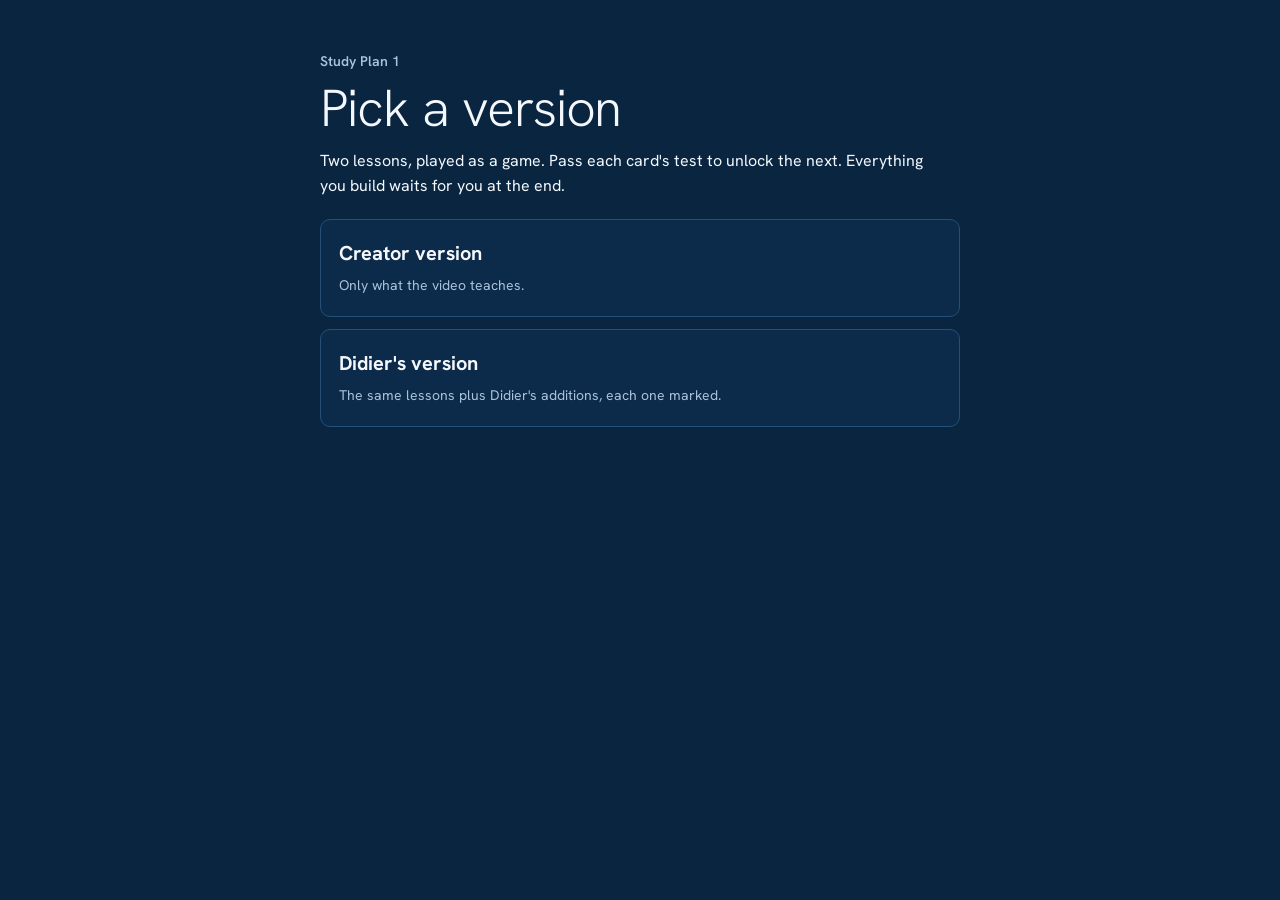
<file: index.html>
<!DOCTYPE html>
<html lang="en">
<head>
<meta charset="utf-8">
<meta name="viewport" content="width=device-width,initial-scale=1">
<title>Study Plan 1</title>
<link href="https://fonts.googleapis.com/css2?family=Hanken+Grotesk:wght@300;400;600;800&display=swap" rel="stylesheet">
<style>
:root{color-scheme:dark;--bg:#0a2540;--bg2:#0f2f52;--ink:#f4f8fc;--mute:#a9c3da;--sky:#8fd3ff;--pink:#ff5c8a;--line:#24507a;--paper:#f6f9fc;--pink2:#2a0612;--green:#3ddc97;--green2:#06281a;--red:#ff6b6b}
*{box-sizing:border-box;min-width:0}
html,body{margin:0}
body{background:var(--bg);color:var(--ink);font:16px/1.55 "Hanken Grotesk",system-ui,sans-serif;overflow-x:clip}
.band{padding-block:clamp(24px,4vw,52px);padding-inline:max(5vw,16px)}
.wrap{max-width:1100px;margin:0 auto}
.crumb{color:var(--mute);font-size:14px;font-weight:600;margin-bottom:8px}
.top{display:flex;justify-content:space-between;align-items:flex-end;gap:16px;flex-wrap:wrap;margin-bottom:18px}
h1{font-weight:300;font-size:clamp(32px,5vw,52px);line-height:1.05;letter-spacing:-.02em;margin:0;text-wrap:balance}
h2{font-weight:600;font-size:clamp(22px,3vw,30px);line-height:1.1;margin:0 0 14px}
p{margin:0 0 12px;max-width:68ch}
.trophy{display:flex;align-items:center;gap:10px;font-weight:600;font-size:15px;white-space:nowrap}
.meter{width:140px;height:10px;border-radius:99px;background:#123a63;overflow:hidden}
.meter i{display:block;height:100%;width:0;background:var(--pink);transition:width .4s}
.trophy.plat .meter i{background:linear-gradient(90deg,#e8eef5,#8fd3ff,#e8eef5)}
.bars{display:grid;grid-template-columns:repeat(4,minmax(0,1fr));gap:12px;margin-top:22px}
.bar{background:#0c2a49;border:1px solid var(--line);border-top:4px solid var(--sky);border-radius:8px;padding:14px}
.bar:nth-child(4){border-top-color:var(--pink)}
.bar small{display:block;color:var(--mute);font-size:13px;font-weight:600;margin-bottom:4px}
.bar div{font-size:16px;font-weight:600;line-height:1.35}
.alt{background:var(--bg2)}
.hint{color:var(--mute);font-size:15px;margin-bottom:16px}
.locks{display:grid;gap:12px}
details{background:#0c2a49;border:1px solid var(--line);border-radius:8px}
details[open]{border-color:var(--sky)}
summary{list-style:none;cursor:pointer;display:flex;align-items:center;gap:14px;padding:14px 16px;min-height:56px;font-weight:600;font-size:17px}
summary::-webkit-details-marker{display:none}
summary:focus-visible{outline:3px solid var(--pink);outline-offset:2px}
.lk{flex:none;width:30px;height:30px;border-radius:50%;display:grid;place-items:center;border:2px solid var(--line);color:var(--mute);font-size:14px}
details.got .lk{background:var(--pink);border-color:var(--pink);color:var(--pink2)}
.body{padding:0 16px 16px 60px}
.src{color:var(--mute);font-size:14px}
.copyhead{display:flex;justify-content:space-between;align-items:center;gap:12px;flex-wrap:wrap;margin:8px 0}
button{font:600 15px "Hanken Grotesk",sans-serif;min-height:44px;padding:0 18px;border-radius:6px;border:1px solid var(--sky);background:transparent;color:var(--sky);cursor:pointer}
button:hover{background:#123a63}
button:focus-visible,a:focus-visible,textarea:focus-visible,input:focus-visible{outline:3px solid var(--pink);outline-offset:2px}
pre{overflow-x:auto;background:#06192c;border:1px solid var(--line);border-radius:8px;padding:14px;margin:0;font:14px/1.6 ui-monospace,Menlo,Consolas,monospace;white-space:pre-wrap}
.scroll{overflow-x:auto}
table{border-collapse:collapse;width:100%;font-size:15px}
th,td{text-align:left;padding:9px 10px;border-bottom:1px solid var(--line);vertical-align:top}
th{color:var(--mute);font-weight:600;font-size:14px}
td:first-child{font-weight:600}
.opts{display:grid;gap:10px}
.opt{border:1px solid var(--line);border-radius:6px;padding:12px}
.tag{display:inline-block;font-size:13px;font-weight:600;padding:2px 8px;border-radius:99px;background:#123a63;color:var(--sky);margin-bottom:6px}
.tag.w{background:var(--pink);color:var(--pink2)}
.pass{display:grid;grid-template-columns:repeat(auto-fit,minmax(min(100%,240px),1fr));gap:10px;margin-top:10px}
.pass div{border-radius:6px;padding:12px;font-size:15px}
.pass .ok{border:1px solid var(--sky)}
.pass .no{border:1px solid var(--pink)}
ol{padding-left:1.2em;margin:6px 0}
li{margin-bottom:6px}
/* wrong (red) vs right (blue) */
.vs{display:grid;grid-template-columns:repeat(auto-fit,minmax(min(100%,260px),1fr));gap:10px;margin:8px 0 4px}
.vs div{border-radius:6px;padding:10px 12px;font-size:15px}
.vs .bad{border:1px solid var(--red);background:#2a1622}
.vs .good{border:1px solid var(--sky);background:#0f3358}
.vs b{display:block;font-size:13px;margin-bottom:2px}
.vs .bad b{color:var(--red)}
.vs .good b{color:var(--sky)}
/* try it now */
.try{margin-top:14px;border:1px dashed var(--sky);border-radius:8px;padding:14px;background:#0a2240}
.try.done{border-style:solid;border-color:var(--green)}
.tryhead{display:flex;justify-content:space-between;align-items:center;gap:8px;font-size:13px;font-weight:800;letter-spacing:.06em;text-transform:uppercase;color:var(--sky);margin-bottom:6px}
.try.done .tryhead{color:var(--green)}
.tryhead .st{font-size:12px;letter-spacing:0;text-transform:none;font-weight:600;color:var(--mute)}
.try.done .tryhead .st{color:var(--green)}
.q{font-weight:600;margin-bottom:10px}
.choices{display:grid;gap:8px}
.choice{text-align:left;width:100%;min-height:48px;padding:10px 14px;border-color:var(--line);color:var(--ink);font-weight:400;line-height:1.4}
.choice.wrong{border-color:var(--red);background:#2a1622;color:#ffd1d1}
.choice.right{border-color:var(--green);background:var(--green);color:var(--green2);font-weight:600}
.fb{margin:10px 0 0;font-size:15px;min-height:1px}
.fb.no{color:#ffb3b3}
.fb.yes{color:var(--green)}
.field{display:grid;gap:6px;margin-top:10px}
.field label{font-weight:600;font-size:15px}
.field label small{display:block;font-weight:400;color:var(--mute);font-size:14px}
textarea,input[type=text]{width:100%;font:16px/1.45 "Hanken Grotesk",sans-serif;color:var(--ink);background:#06192c;border:1px solid var(--line);border-radius:6px;padding:10px 12px}
textarea{min-height:76px;resize:vertical}
.field.ok textarea,.field.ok input{border-color:var(--green)}
.frow{display:flex;justify-content:space-between;align-items:center;gap:10px}
.frow span{font-size:13px;color:var(--mute)}
.field.ok .frow span{color:var(--green)}
.frow button{min-height:40px;padding:0 14px;font-size:14px}
/* next button */
.next{margin-top:22px}
.nextbtn{display:flex;align-items:center;justify-content:center;gap:10px;width:100%;min-height:68px;border-radius:10px;font:800 clamp(18px,2.6vw,22px) "Hanken Grotesk",sans-serif;text-decoration:none;text-align:center;padding:12px 18px}
.nextbtn.locked{background:#123a63;color:var(--mute);border:2px dashed var(--line);pointer-events:none}
.nextbtn.open{background:var(--pink);color:var(--pink2);border:2px solid var(--pink)}
.nextnote{text-align:center;color:var(--mute);font-size:14px;margin-top:8px}
.plat{display:none;margin-top:18px;padding:16px;border-radius:8px;background:linear-gradient(90deg,#dfe7f0,#8fd3ff);color:#0a2540;font-weight:600}
.plat.on{display:block}
.saved{margin-top:22px}
.saved pre{max-height:360px;overflow:auto}
@media(max-width:760px){.bars{grid-template-columns:repeat(2,minmax(0,1fr))}}
@media(max-width:600px){.body{padding-left:16px}table{font-size:13px}}
@media(prefers-reduced-motion:reduce){*{animation:none!important;transition:none!important}}
/* v2: learn / test split */
.learn{padding-bottom:4px}
.testdiv{display:flex;align-items:center;gap:10px;margin:18px 0 4px;color:var(--pink);font-size:12px;font-weight:800;letter-spacing:.12em;text-transform:uppercase}
.testdiv::before,.testdiv::after{content:"";flex:1;height:2px;background:var(--pink);opacity:.6}
.test .try:first-child{margin-top:8px}
.test .sample{background:#06192c;border:1px solid var(--line);border-radius:6px;padding:12px;margin:0 0 12px;font-size:15px}
.test .sample b{display:block;font-size:13px;color:var(--mute);margin-bottom:4px}
pre.tmpl{font:16px/1.55 "Hanken Grotesk",system-ui,sans-serif}
.mine{display:inline-block;font-size:12px;font-weight:800;padding:2px 8px;border-radius:99px;background:#ffd166;color:#2a1d00;margin-bottom:6px;letter-spacing:.02em}
.minebox{border:1px solid #ffd166;border-radius:8px;padding:12px;margin:12px 0;background:#1b2a3a}
.later{font-size:14px;color:var(--sky);margin:6px 0 0;font-weight:600}
.prefs fieldset{border:0;padding:0;margin:0 0 14px}
.prefs legend{font-weight:600;font-size:15px;margin-bottom:6px;padding:0}
.prefs label.opt2{display:flex;gap:10px;align-items:flex-start;padding:10px 12px;border:1px solid var(--line);border-radius:6px;margin-bottom:6px;cursor:pointer;font-size:15px}
.prefs label.opt2:has(input:checked){border-color:var(--sky);background:#0f3358}
.prefs input[type=radio],.prefs input[type=checkbox]{width:20px;height:20px;margin:1px 0 0;flex:none;accent-color:var(--sky)}
.backbtn{margin-top:10px;border-color:var(--pink);color:var(--pink)}
.groupcopy{margin-top:12px;width:100%;border-color:var(--pink);color:var(--pink)}
.peek{margin-top:12px;background:#06192c}
.peek summary{font-size:15px;min-height:44px}
.kit{display:grid;gap:16px;margin-top:18px}
.kitem{background:#0c2a49;border:1px solid var(--line);border-radius:8px;padding:14px}
.kitem.empty{opacity:.6}
.pick{display:grid;gap:12px;margin-top:20px}
.pick a{display:block;padding:18px;border:1px solid var(--line);border-radius:10px;background:#0c2a49;color:var(--ink);text-decoration:none}
.pick a b{font-size:20px;display:block;margin-bottom:4px}
.pick a:hover{border-color:var(--sky)}
/* v3: Lesson 1 game layer */
.mini{flex:none;width:44px;height:32px;color:var(--sky)}
.prefs label.opt2 .mini{margin-top:-4px}
.shut{display:none!important}
.starttest{margin-top:14px;width:100%;border-color:var(--pink);color:var(--pink);font-weight:800}
.speakrow{display:flex;justify-content:flex-end;margin:-4px 0 8px}
.speak{min-height:38px;padding:0 12px;font-size:14px}
.soundbar{display:flex;align-items:center;gap:12px;flex-wrap:wrap;margin:-4px 0 16px}
.soundbar button[aria-pressed=false]{border-color:var(--line);color:var(--mute)}
.match .mcols{display:grid;grid-template-columns:minmax(0,1fr) minmax(0,1fr);gap:10px}
.match h4{margin:0 0 6px;font-size:13px;color:var(--mute);font-weight:600}
.mjob,.mvis{display:flex;align-items:center;gap:8px;width:100%;text-align:left;min-height:52px;padding:8px 10px;margin-bottom:8px;border-color:var(--line);color:var(--ink);font-weight:400;font-size:14px;line-height:1.3}
.mjob.sel{border-color:var(--sky);background:#0f3358;font-weight:600}
.mjob.ok,.mvis.ok{border-color:var(--green);background:#0d3a2c;color:#c9f5e2}
.mjob.bad,.mvis.bad{border-color:var(--red);background:#2a1622}
.mjob small{display:block;color:var(--green);font-weight:600;font-size:12px}
.mvis.drop{outline:2px dashed var(--sky)}
.cmp{display:grid;grid-template-columns:minmax(0,1fr) minmax(0,1fr);gap:8px;margin-top:12px}
.cmp pre{font:13px/1.45 "Hanken Grotesk",sans-serif;padding:10px}
.cmp .copyhead{margin:0 0 6px}
.cmp .copyhead button{min-height:36px;padding:0 10px;font-size:13px}
.retake{margin-top:12px;width:100%}
</style>
</head>
<body data-lesson="home" data-prefix="" id="top">
<section class="band">
<div class="wrap" style="max-width:640px">
<div class="crumb">Study Plan 1</div>
<h1>Pick a version</h1>
<p style="margin-top:14px">Two lessons, played as a game. Pass each card's test to unlock the next. Everything you build waits for you at the end.</p>
<div class="pick">
<a href="creator/lesson1.html"><b>Creator version</b><span class="src">Only what the video teaches.</span></a>
<a href="didier/lesson1.html"><b>Didier's version</b><span class="src">The same lessons plus Didier's additions, each one marked.</span></a>
</div>
</div>
</section>
<script>
(function(){
const P=(document.body.dataset.prefix||'sp1x')+':';
const S={get:k=>{try{return localStorage.getItem(P+k)}catch(e){return null}},
 set:(k,v)=>{try{localStorage.setItem(P+k,v)}catch(e){}},
 del:k=>{try{localStorage.removeItem(P+k)}catch(e){}},
 clear:()=>{try{Object.keys(localStorage).filter(k=>k.startsWith(P)).forEach(k=>localStorage.removeItem(k))}catch(e){}}};
const val=id=>(S.get('f:'+id)||'').trim();

const WO=[['l2_job','Full job'],['l2_why','Why'],['l2_guard','Guardrails'],['l2_done','Done looks like']];
const workOrder=()=>WO.map(([id,t])=>t+': '+(val(id)||'[not filled yet]')).join('\n');
const master=()=>workOrder()+'\nRun these checks yourself and show me the results before you report back.';
const PROTOCOL=`Standing protocol for every job I give you:
1. Before you start, make sure the job has a brief in four parts: full job, why, guardrails, and what done looks like.
2. If any part is unclear, interview me first, then show me the brief and wait for my go.
3. Treat the guardrails as firm limits. If one is hit, stop and ask me.
4. Before you report back, run the done checks yourself and show me the results.`;

/* ---------- sound (only on pages with a sound switch) ---------- */
const soundOn=()=>!!document.getElementById('soundtoggle')&&S.get('sound')!=='off';
let AC=null;
function tone(ok){
 if(!soundOn())return;
 try{
  AC=AC||new (window.AudioContext||window.webkitAudioContext)();
  if(AC.state==='suspended')AC.resume();
  const t=AC.currentTime,notes=ok?[[880,0],[1318.5,.11]]:[[185,0]];
  notes.forEach(([f,d])=>{
   const o=AC.createOscillator(),g=AC.createGain();
   o.type=ok?'sine':'triangle';o.frequency.value=f;
   const peak=ok?.09:.05,len=ok?.55:.3;
   g.gain.setValueAtTime(.0001,t+d);g.gain.exponentialRampToValueAtTime(peak,t+d+.02);g.gain.exponentialRampToValueAtTime(.0001,t+d+len);
   o.connect(g);g.connect(AC.destination);o.start(t+d);o.stop(t+d+len+.05);
  });
 }catch(e){}
}

async function copyText(text,btn){
 const label=btn.dataset.label||btn.textContent;btn.dataset.label=label;
 let ok=false;
 try{await navigator.clipboard.writeText(text);ok=true}catch(e){
  const t=document.createElement('textarea');t.value=text;t.setAttribute('readonly','');t.style.position='fixed';t.style.opacity='0';
  document.body.appendChild(t);t.select();t.setSelectionRange(0,text.length);
  try{ok=document.execCommand('copy')}catch(e2){}
  t.remove();
 }
 btn.textContent=ok?'Copied':'Copy failed, select and copy by hand';
 setTimeout(()=>{btn.textContent=label},2000);
}

/* ---------- answer-style block (Lesson 1, card 4) ---------- */
const MATCH_LINE='- Pick the visual by the job: a dashboard for numbers I watch, a sheet for rows to sort or fill, a doc for a plan to keep, a whiteboard for a process, slides for a walkthrough, and a one-page page for a one-off report.';
function prefBlock(f){
 if(!f)return'';
 const g=n=>{const e=f.querySelector(`[name=${n}]:checked`);return e?e.value:''};
 const all=n=>[...f.querySelectorAll(`[name=${n}]:checked`)].map(e=>e.value);
 const L=['How I want your answers:'];
 const STRUCT={four:'- Answer top-down in four parts: 1. Needs me: what only I can decide or give ("None" if nothing). 2. Goal met?: yes, partly or no, with the proof. 3. Short path: the next 1 to 3 steps. 4. Errors and why: what failed or is uncertain, and why.',
  concise:'- Keep every answer concise. Lead with what matters and cut the rest.',
  bottom:'- Give me the bottom line first, in one or two sentences, then the details.',
  qa:'- Answer as questions and answers: each question I would ask, then a short answer to it.'};
 if(STRUCT[g('structure')])L.push(STRUCT[g('structure')]);
 const v=all('vis');
 if(v.length)L.push('- When an answer would be a long block of text, give it to me as a visual instead. Formats I use: '+v.join(', ')+'.');
 L.push(...({fast:['- I read fast. Keep it tight and skip recaps.'],slow:['- I take my time reading. Use short sentences and one idea per line.'],
   both:['- My reading pace changes day to day. Put the key point in the first line so I can stop early, and keep the rest easy to skim.']})[g('speed')]||[]);
 L.push(...({visual:['- Lead with a visual, then the words.'],words:['- Lead with words. Add a visual only when it saves me reading.'],
   both:['- Give me a short visual and short words side by side.'],bullets:['- Use bullet points instead of paragraphs.']})[g('lead')]||[]);
 const m=document.getElementById('match');if(m&&m.dataset.ok)L.push(MATCH_LINE);
 const r=all('read');
 if(r.includes('dys'))L.push('- I have dyslexia. Use short sentences, bullet points and bold key words. No dense paragraphs. Use plain, easy-to-read fonts in anything visual.');
 if(r.includes('color'))L.push('- I am color blind. Never use color alone to show meaning; add labels, icons or patterns, and keep contrast high.');
 if(r.includes('small'))L.push('- Small text is hard for me. Use large text in anything visual.');
 if(r.includes('long'))L.push('- Long paragraphs lose me. Keep each paragraph to two or three lines.');
 const other=(f.querySelector('[name=read_other]')||{}).value||'';
 if(r.includes('other')&&other.trim())L.push('- Reading note: '+other.trim());
 return L.join('\n');
}
function prefOk(f){
 const has=n=>!f.querySelector(`[name=${n}]`)||!!f.querySelector(`[name=${n}]:checked`);
 const other=f.querySelector('[name=read_other]');
 const otherOk=!(f.querySelector('[name=read][value=other]:checked'))||(other&&other.value.trim().length>=3);
 const m=document.getElementById('match');
 return has('structure')&&has('vis')&&has('speed')&&has('lead')&&has('read')&&otherOk&&(!m||!!m.dataset.ok);
}

/* ---------- take-home kit ---------- */
const KIT=[
 ['My answer-style block','Lesson 1. Give this to your agent as a standing instruction.',()=>val('l1_block')],
 ['My answer-style block, Version 1','Lesson 1. Your first try, kept when you retook the questions.',()=>val('l1_block_v1'),true],
 ['My work order','Lesson 2. Your master prompt: paste it at the top of a job.',()=>WO.some(([id])=>val(id))?master():''],
 ['My brief protocol','Lesson 2. A standing rule to build into your setup.',()=>S.get('pass:l2')?PROTOCOL:'']
];

document.addEventListener('DOMContentLoaded',()=>{
 if('scrollRestoration' in history)history.scrollRestoration='manual';
 window.scrollTo(0,0);

 document.querySelectorAll('[data-copy]').forEach(b=>b.addEventListener('click',()=>{
  copyText(document.getElementById(b.dataset.copy).textContent,b)}));

 const ds=[...document.querySelectorAll('#locks > details')];

 /* pacing: the test opens only after the lesson part */
 const openTest=d=>{const t=d.querySelector('.test.shut');if(t){t.classList.remove('shut');const b=d.querySelector('.starttest');if(b)b.remove();S.set('open:'+document.body.dataset.lesson+':'+ds.indexOf(d),'1')}};
 ds.forEach((d,i)=>{
  const b=d.querySelector('.starttest');if(!b)return;
  if(S.get('open:'+document.body.dataset.lesson+':'+i))openTest(d);
  b.addEventListener('click',()=>{openTest(d);const t=d.querySelector('.test');if(t)t.scrollIntoView({behavior:'smooth',block:'start'})});
 });

 /* quizzes */
 document.querySelectorAll('.quiz').forEach(qz=>{
  const id=qz.dataset.quiz,ans=qz.dataset.answer,fb=qz.querySelector('.fb'),st=qz.querySelector('.st');
  const bs=[...qz.querySelectorAll('.choice')];
  const win=(b,silent)=>{
   qz.dataset.ok='1';qz.classList.add('done');bs.forEach(x=>x.classList.remove('wrong'));b.classList.add('right');
   fb.className='fb yes';fb.textContent='Right. '+b.dataset.why;st.textContent='Passed';
   const old=qz.querySelector('.backbtn');if(old)old.remove();
   if(!silent){S.set('q:'+id,'ok');tone(true);update()}
  };
  bs.forEach(b=>b.addEventListener('click',()=>{
   if(qz.dataset.ok)return;
   if(b.dataset.k===ans){win(b);return}
   tone(false);
   b.classList.add('wrong');fb.className='fb no';fb.textContent=(b.dataset.back?'':'Not this one. ')+b.dataset.why+(b.dataset.back?'':' Try again.');
   if(b.dataset.back&&!qz.querySelector('.backbtn')){
    const bb=document.createElement('button');bb.type='button';bb.className='backbtn';bb.textContent='Back to card '+b.dataset.back;
    bb.addEventListener('click',()=>{const d=ds[+b.dataset.back-1];d.open=true;openTest(d);d.scrollIntoView({behavior:'smooth'});b.classList.remove('wrong');bb.remove();fb.textContent=''});
    fb.after(bb);
   }
  }));
  if(S.get('q:'+id)==='ok'){const b=bs.find(x=>x.dataset.k===ans);if(b)win(b,true)}
 });

 /* typed answers */
 document.querySelectorAll('[data-save]').forEach(el=>{
  const id=el.dataset.save,min=+(el.dataset.min||1),wrap=el.closest('.field'),st=wrap.querySelector('.frow span');
  const v=S.get('f:'+id);if(v!==null)el.value=v;
  const check=()=>{const ok=el.value.trim().length>=min;wrap.classList.toggle('ok',ok);el.dataset.ok=ok?'1':'';
   st.textContent=ok?'Saved on this phone':(el.value.trim()?'Saved, keep going':'Not answered yet');return ok};
  el.addEventListener('input',()=>{S.set('f:'+id,el.value);check();update()});
  wrap.querySelector('button').addEventListener('click',e=>copyText(el.value.trim()?el.value:'(empty)',e.currentTarget));
  check();
 });

 /* matching game: tap a job then a visual, or drag a job onto a visual */
 const mg=document.getElementById('match');let sync=()=>{};
 if(mg){
  let done={};try{done=JSON.parse(S.get('match')||'{}')}catch(e){}
  const jobs=[...mg.querySelectorAll('.mjob')],vis=[...mg.querySelectorAll('.mvis')],fb=mg.querySelector('.fb');
  let sel=null;
  const mark=()=>{
   jobs.forEach(j=>{const ok=!!done[j.dataset.m];j.classList.toggle('ok',ok);j.disabled=ok;j.draggable=!ok;
    const s=j.querySelector('small');if(s)s.textContent=ok?'→ '+mg.querySelector(`.mvis[data-v="${j.dataset.m}"] span`).textContent:''});
   vis.forEach(v=>v.classList.toggle('ok',!!done[v.dataset.v]));
   const all=jobs.every(j=>done[j.dataset.m]);mg.dataset.ok=all?'1':'';
   mg.querySelector('.st').textContent=all?'All matched':jobs.filter(j=>done[j.dataset.m]).length+' of '+jobs.length+' matched';
  };
  const pick=j=>{if(done[j.dataset.m])return;sel=j;jobs.forEach(x=>x.classList.toggle('sel',x===j));fb.className='fb';fb.textContent='Now tap the visual for: '+j.dataset.label};
  const tryMatch=(j,v)=>{
   if(!j||done[j.dataset.m])return;
   if(v.dataset.v===j.dataset.m){done[j.dataset.m]=1;S.set('match',JSON.stringify(done));sel=null;jobs.forEach(x=>x.classList.remove('sel'));
    fb.className='fb yes';fb.textContent='Right. '+j.dataset.label+' → '+v.querySelector('span').textContent+'.';tone(true);mark();sync();update()}
   else{tone(false);fb.className='fb no';fb.textContent='Not quite. '+v.querySelector('span').textContent+' is for '+v.dataset.what+'. Try another.';
    [j,v].forEach(x=>{x.classList.add('bad');setTimeout(()=>x.classList.remove('bad'),700)})}
  };
  jobs.forEach(j=>{j.addEventListener('click',()=>pick(j));j.addEventListener('dragstart',e=>{pick(j);try{e.dataTransfer.setData('text/plain',j.dataset.m)}catch(x){}})});
  vis.forEach(v=>{
   v.addEventListener('click',()=>{if(sel)tryMatch(sel,v);else{fb.className='fb';fb.textContent='Tap a job on the left first.'}});
   v.addEventListener('dragover',e=>{e.preventDefault();v.classList.add('drop')});
   v.addEventListener('dragleave',()=>v.classList.remove('drop'));
   v.addEventListener('drop',e=>{e.preventDefault();v.classList.remove('drop');tryMatch(sel,v)});
  });
  mark();
 }

 /* preference questionnaire */
 const pf=document.getElementById('prefs');
 if(pf){
  let saved={};try{saved=JSON.parse(S.get('prefs')||'{}')}catch(e){}
  const load=o=>pf.querySelectorAll('input').forEach(i=>{if(i.type==='text')i.value=o[i.name]||'';else i.checked=!!o[i.name+'='+i.value]});
  load(saved);
  const cmp=document.getElementById('compare');
  sync=()=>{
   const o={};pf.querySelectorAll('input').forEach(i=>{if(i.type==='text')o[i.name]=i.value;else if(i.checked)o[i.name+'='+i.value]=1});
   S.set('prefs',JSON.stringify(o));
   const ok=prefOk(pf),txt=prefBlock(pf);
   pf.dataset.ok=ok?'1':'';
   document.getElementById('prefblock').textContent=ok?txt:'Answer every question above and your block appears here.';
   if(ok)S.set('f:l1_block',txt);
   const tr=pf.closest('.try');tr.classList.toggle('done',ok);tr.querySelector('.st').textContent=ok?'Block built, saved':'Answer all';
   const v1=val('l1_block_v1');
   if(cmp){cmp.classList.toggle('shut',!v1);document.getElementById('v1block').textContent=v1;
    document.getElementById('v2block').textContent=ok?txt:'Answer every question to build Version 2.'}
   const rt=document.getElementById('retake');if(rt)rt.disabled=!ok;
  };
  pf.addEventListener('change',e=>{
   const t=e.target;
   if(t.name==='read'&&t.checked){ // "None" clears the rest, anything else clears "None"
    if(t.value==='none')pf.querySelectorAll('[name=read]').forEach(x=>{if(x!==t)x.checked=false});
    else{const n=pf.querySelector('[name=read][value=none]');if(n)n.checked=false}
   }
   sync();update()});
  pf.addEventListener('input',()=>{sync();update()});
  const rt=document.getElementById('retake');
  if(rt)rt.addEventListener('click',()=>{
   if(!pf.dataset.ok)return;
   S.set('f:l1_block_v1',prefBlock(pf));S.del('f:l1_block');load({});sync();update();
   pf.scrollIntoView({behavior:'smooth',block:'start'});
  });
  sync();
 }

 /* read aloud */
 const tg=document.getElementById('soundtoggle');
 if(tg){
  const canSpeak='speechSynthesis' in window;
  const paint=()=>{const on=soundOn();tg.setAttribute('aria-pressed',on?'true':'false');tg.textContent=on?'Sound: on':'Sound: off';
   document.querySelectorAll('.speakrow').forEach(r=>r.classList.toggle('shut',!on||!canSpeak));
   if(!on&&canSpeak)speechSynthesis.cancel()};
  tg.addEventListener('click',()=>{S.set('sound',soundOn()?'off':'on');paint();if(soundOn())tone(true)});
  ds.forEach(d=>{
   const body=d.querySelector('.body');if(!body)return;
   const row=document.createElement('div');row.className='speakrow';
   const b=document.createElement('button');b.type='button';b.className='speak';b.textContent='🔊 Read aloud';row.appendChild(b);body.prepend(row);
   b.addEventListener('click',()=>{
    if(!canSpeak)return;
    if(speechSynthesis.speaking){speechSynthesis.cancel();document.querySelectorAll('.speak').forEach(x=>x.textContent='🔊 Read aloud');return}
    const c=d.querySelector('.learn').cloneNode(true);c.querySelectorAll('pre,button,.copyhead,.speakrow,svg').forEach(x=>x.remove());
    let txt=d.querySelector('summary').textContent.replace(/^\d+/,'')+'. '+c.innerText.replace(/\s+/g,' ');
    const t=d.querySelector('.test:not(.shut)');
    if(t)t.querySelectorAll('.q,.sample').forEach(q=>{txt+=' '+q.innerText});
    const u=new SpeechSynthesisUtterance(txt);u.lang='en-US';u.rate=1;
    u.onend=u.onerror=()=>{b.textContent='🔊 Read aloud'};
    b.textContent='■ Stop';speechSynthesis.speak(u);
   });
  });
  paint();
 }

 /* group copy (work order) and live blocks */
 document.querySelectorAll('[data-copygroup]').forEach(b=>b.addEventListener('click',()=>copyText(workOrder(),b)));
 const live=()=>{const m=document.getElementById('master');if(m)m.textContent=master();const p=document.getElementById('protocol');if(p)p.textContent=PROTOCOL};

 /* cards, meter, unlock */
 const done=c=>[...c.querySelectorAll('.quiz,[data-save][data-min],#prefs')].every(x=>x.dataset.ok);
 function update(){
  live();
  if(!ds.length)return;
  let n=0;
  ds.forEach(d=>{
   const ok=done(d);d.classList.toggle('got',ok);if(ok)n++;
   d.querySelectorAll('.try.typed').forEach(t=>t.classList.toggle('done',[...t.querySelectorAll('[data-save][data-min]')].every(f=>f.dataset.ok)));
  });
  const t=ds.length,all=n===t;
  document.getElementById('tcount').textContent=n+' / '+t;
  document.getElementById('tbar').style.width=(n/t*100)+'%';
  document.getElementById('trophy').classList.toggle('plat',all);
  document.getElementById('plat').classList.toggle('on',all);
  const nb=document.getElementById('nextbtn'),nn=document.getElementById('nextnote');
  if(nb){nb.classList.toggle('locked',!all);nb.classList.toggle('open',all);nb.setAttribute('aria-disabled',all?'false':'true');
   nb.tabIndex=all?0:-1;nb.querySelector('.ico').textContent=all?'→':'🔒';
   nn.textContent=all?'Passed. Tap to go on.':'Pass '+(t-n)+' more card'+(t-n===1?'':'s')+' to unlock.'}
  if(all)S.set('pass:'+document.body.dataset.lesson,'1');
 }

 /* kit page */
 const kit=document.getElementById('kit');
 if(kit){
  const items=KIT.map(([t,s,fn,hide])=>({t,s,v:fn(),hide})).filter(i=>i.v||!i.hide);
  kit.innerHTML='';
  items.forEach(it=>{
   const d=document.createElement('div');d.className='kitem'+(it.v?'':' empty');
   d.innerHTML=`<div class="copyhead"><b></b><button type="button">Copy</button></div><p class="src"></p><pre class="tmpl"></pre>`;
   d.querySelector('b').textContent=it.t;d.querySelector('.src').textContent=it.s;
   d.querySelector('pre').textContent=it.v||'Not built yet. Finish the lesson to fill this in.';
   d.querySelector('button').addEventListener('click',e=>copyText(it.v||'',e.currentTarget));
   kit.appendChild(d);
  });
  document.getElementById('copyall').addEventListener('click',e=>copyText(items.filter(i=>i.v).map(i=>'== '+i.t+' ==\n'+i.v).join('\n\n'),e.currentTarget));
 }

 document.querySelectorAll('[data-passed]').forEach(el=>{if(S.get('pass:'+el.dataset.passed))el.textContent='Passed'});

 const rs=document.getElementById('reset');
 if(rs)rs.addEventListener('click',()=>{
  if(rs.dataset.armed){S.clear();location.href='lesson1.html'}
  else{rs.dataset.armed='1';rs.textContent='Tap again to erase every answer';setTimeout(()=>{delete rs.dataset.armed;rs.textContent='Start over'},4000)}
 });

 update();
});
})();
</script>
</body>
</html>
</file>
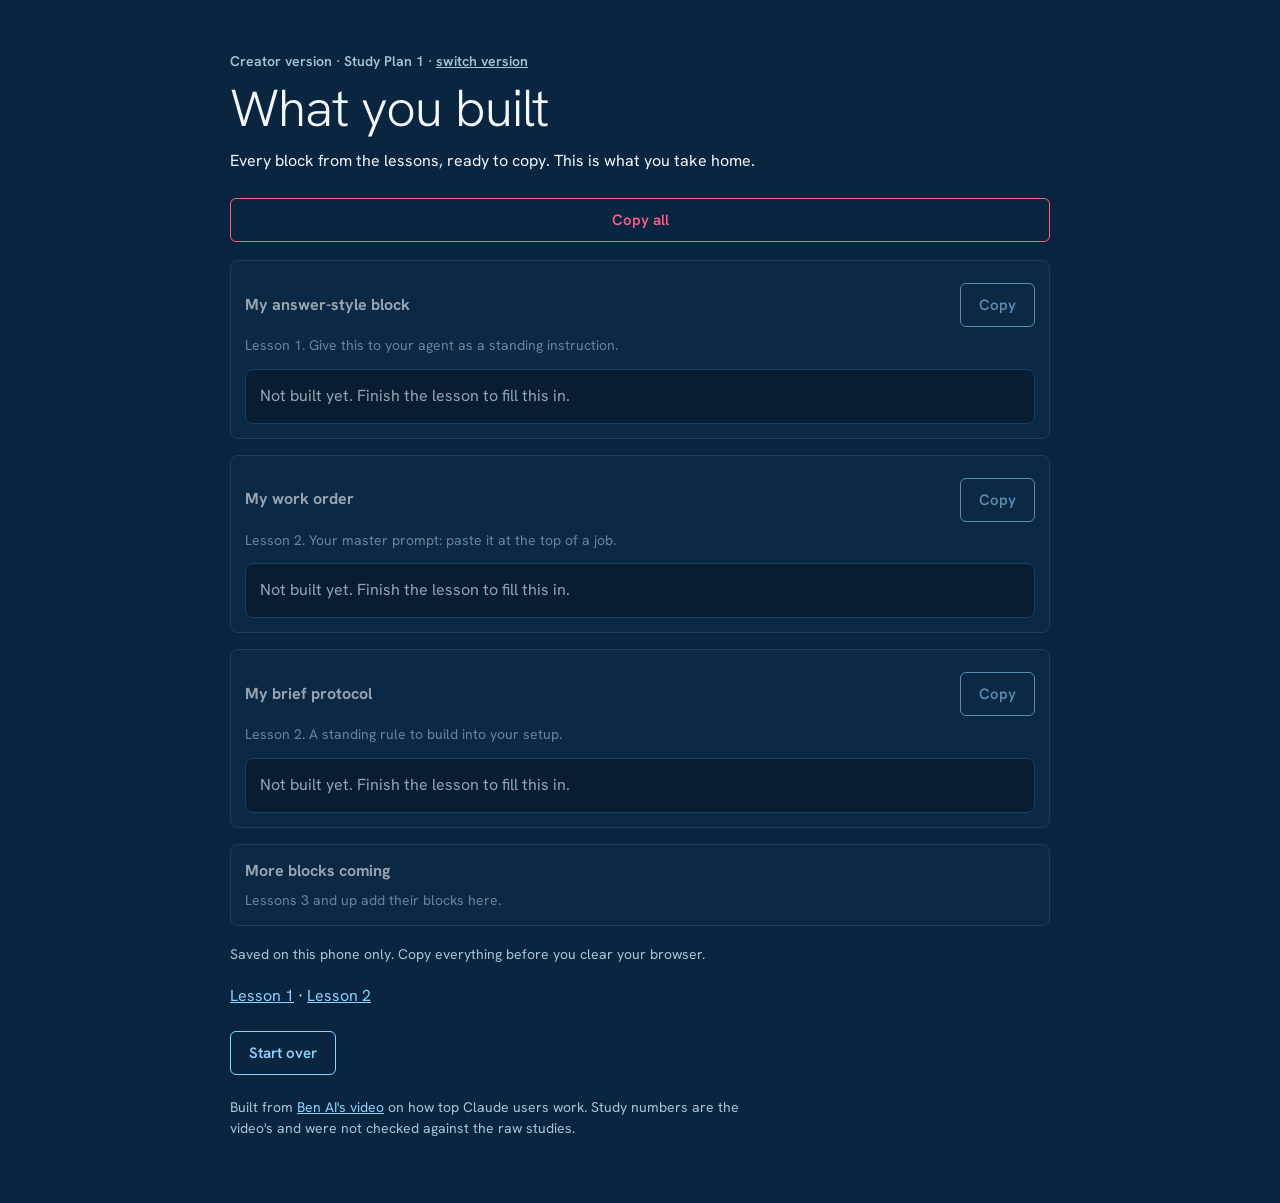
<file: creator/finish.html>
<!DOCTYPE html>
<html lang="en">
<head>
<meta charset="utf-8">
<meta name="viewport" content="width=device-width,initial-scale=1">
<title>Your Take-Home Kit</title>
<link href="https://fonts.googleapis.com/css2?family=Hanken+Grotesk:wght@300;400;600;800&display=swap" rel="stylesheet">
<style>
:root{color-scheme:dark;--bg:#0a2540;--bg2:#0f2f52;--ink:#f4f8fc;--mute:#a9c3da;--sky:#8fd3ff;--pink:#ff5c8a;--line:#24507a;--paper:#f6f9fc;--pink2:#2a0612;--green:#3ddc97;--green2:#06281a;--red:#ff6b6b}
*{box-sizing:border-box;min-width:0}
html,body{margin:0}
body{background:var(--bg);color:var(--ink);font:16px/1.55 "Hanken Grotesk",system-ui,sans-serif;overflow-x:clip}
.band{padding-block:clamp(24px,4vw,52px);padding-inline:max(5vw,16px)}
.wrap{max-width:1100px;margin:0 auto}
.crumb{color:var(--mute);font-size:14px;font-weight:600;margin-bottom:8px}
.top{display:flex;justify-content:space-between;align-items:flex-end;gap:16px;flex-wrap:wrap;margin-bottom:18px}
h1{font-weight:300;font-size:clamp(32px,5vw,52px);line-height:1.05;letter-spacing:-.02em;margin:0;text-wrap:balance}
h2{font-weight:600;font-size:clamp(22px,3vw,30px);line-height:1.1;margin:0 0 14px}
p{margin:0 0 12px;max-width:68ch}
.trophy{display:flex;align-items:center;gap:10px;font-weight:600;font-size:15px;white-space:nowrap}
.meter{width:140px;height:10px;border-radius:99px;background:#123a63;overflow:hidden}
.meter i{display:block;height:100%;width:0;background:var(--pink);transition:width .4s}
.trophy.plat .meter i{background:linear-gradient(90deg,#e8eef5,#8fd3ff,#e8eef5)}
.bars{display:grid;grid-template-columns:repeat(4,minmax(0,1fr));gap:12px;margin-top:22px}
.bar{background:#0c2a49;border:1px solid var(--line);border-top:4px solid var(--sky);border-radius:8px;padding:14px}
.bar:nth-child(4){border-top-color:var(--pink)}
.bar small{display:block;color:var(--mute);font-size:13px;font-weight:600;margin-bottom:4px}
.bar div{font-size:16px;font-weight:600;line-height:1.35}
.alt{background:var(--bg2)}
.hint{color:var(--mute);font-size:15px;margin-bottom:16px}
.locks{display:grid;gap:12px}
details{background:#0c2a49;border:1px solid var(--line);border-radius:8px}
details[open]{border-color:var(--sky)}
summary{list-style:none;cursor:pointer;display:flex;align-items:center;gap:14px;padding:14px 16px;min-height:56px;font-weight:600;font-size:17px}
summary::-webkit-details-marker{display:none}
summary:focus-visible{outline:3px solid var(--pink);outline-offset:2px}
.lk{flex:none;width:30px;height:30px;border-radius:50%;display:grid;place-items:center;border:2px solid var(--line);color:var(--mute);font-size:14px}
details.got .lk{background:var(--pink);border-color:var(--pink);color:var(--pink2)}
.body{padding:0 16px 16px 60px}
.src{color:var(--mute);font-size:14px}
.copyhead{display:flex;justify-content:space-between;align-items:center;gap:12px;flex-wrap:wrap;margin:8px 0}
button{font:600 15px "Hanken Grotesk",sans-serif;min-height:44px;padding:0 18px;border-radius:6px;border:1px solid var(--sky);background:transparent;color:var(--sky);cursor:pointer}
button:hover{background:#123a63}
button:focus-visible,a:focus-visible,textarea:focus-visible,input:focus-visible{outline:3px solid var(--pink);outline-offset:2px}
pre{overflow-x:auto;background:#06192c;border:1px solid var(--line);border-radius:8px;padding:14px;margin:0;font:14px/1.6 ui-monospace,Menlo,Consolas,monospace;white-space:pre-wrap}
.scroll{overflow-x:auto}
table{border-collapse:collapse;width:100%;font-size:15px}
th,td{text-align:left;padding:9px 10px;border-bottom:1px solid var(--line);vertical-align:top}
th{color:var(--mute);font-weight:600;font-size:14px}
td:first-child{font-weight:600}
.opts{display:grid;gap:10px}
.opt{border:1px solid var(--line);border-radius:6px;padding:12px}
.tag{display:inline-block;font-size:13px;font-weight:600;padding:2px 8px;border-radius:99px;background:#123a63;color:var(--sky);margin-bottom:6px}
.tag.w{background:var(--pink);color:var(--pink2)}
.pass{display:grid;grid-template-columns:repeat(auto-fit,minmax(min(100%,240px),1fr));gap:10px;margin-top:10px}
.pass div{border-radius:6px;padding:12px;font-size:15px}
.pass .ok{border:1px solid var(--sky)}
.pass .no{border:1px solid var(--pink)}
ol{padding-left:1.2em;margin:6px 0}
li{margin-bottom:6px}
/* wrong (red) vs right (blue) */
.vs{display:grid;grid-template-columns:repeat(auto-fit,minmax(min(100%,260px),1fr));gap:10px;margin:8px 0 4px}
.vs div{border-radius:6px;padding:10px 12px;font-size:15px}
.vs .bad{border:1px solid var(--red);background:#2a1622}
.vs .good{border:1px solid var(--sky);background:#0f3358}
.vs b{display:block;font-size:13px;margin-bottom:2px}
.vs .bad b{color:var(--red)}
.vs .good b{color:var(--sky)}
/* try it now */
.try{margin-top:14px;border:1px dashed var(--sky);border-radius:8px;padding:14px;background:#0a2240}
.try.done{border-style:solid;border-color:var(--green)}
.tryhead{display:flex;justify-content:space-between;align-items:center;gap:8px;font-size:13px;font-weight:800;letter-spacing:.06em;text-transform:uppercase;color:var(--sky);margin-bottom:6px}
.try.done .tryhead{color:var(--green)}
.tryhead .st{font-size:12px;letter-spacing:0;text-transform:none;font-weight:600;color:var(--mute)}
.try.done .tryhead .st{color:var(--green)}
.q{font-weight:600;margin-bottom:10px}
.choices{display:grid;gap:8px}
.choice{text-align:left;width:100%;min-height:48px;padding:10px 14px;border-color:var(--line);color:var(--ink);font-weight:400;line-height:1.4}
.choice.wrong{border-color:var(--red);background:#2a1622;color:#ffd1d1}
.choice.right{border-color:var(--green);background:var(--green);color:var(--green2);font-weight:600}
.fb{margin:10px 0 0;font-size:15px;min-height:1px}
.fb.no{color:#ffb3b3}
.fb.yes{color:var(--green)}
.field{display:grid;gap:6px;margin-top:10px}
.field label{font-weight:600;font-size:15px}
.field label small{display:block;font-weight:400;color:var(--mute);font-size:14px}
textarea,input[type=text]{width:100%;font:16px/1.45 "Hanken Grotesk",sans-serif;color:var(--ink);background:#06192c;border:1px solid var(--line);border-radius:6px;padding:10px 12px}
textarea{min-height:76px;resize:vertical}
.field.ok textarea,.field.ok input{border-color:var(--green)}
.frow{display:flex;justify-content:space-between;align-items:center;gap:10px}
.frow span{font-size:13px;color:var(--mute)}
.field.ok .frow span{color:var(--green)}
.frow button{min-height:40px;padding:0 14px;font-size:14px}
/* next button */
.next{margin-top:22px}
.nextbtn{display:flex;align-items:center;justify-content:center;gap:10px;width:100%;min-height:68px;border-radius:10px;font:800 clamp(18px,2.6vw,22px) "Hanken Grotesk",sans-serif;text-decoration:none;text-align:center;padding:12px 18px}
.nextbtn.locked{background:#123a63;color:var(--mute);border:2px dashed var(--line);pointer-events:none}
.nextbtn.open{background:var(--pink);color:var(--pink2);border:2px solid var(--pink)}
.nextnote{text-align:center;color:var(--mute);font-size:14px;margin-top:8px}
.plat{display:none;margin-top:18px;padding:16px;border-radius:8px;background:linear-gradient(90deg,#dfe7f0,#8fd3ff);color:#0a2540;font-weight:600}
.plat.on{display:block}
.saved{margin-top:22px}
.saved pre{max-height:360px;overflow:auto}
@media(max-width:760px){.bars{grid-template-columns:repeat(2,minmax(0,1fr))}}
@media(max-width:600px){.body{padding-left:16px}table{font-size:13px}}
@media(prefers-reduced-motion:reduce){*{animation:none!important;transition:none!important}}
/* v2: learn / test split */
.learn{padding-bottom:4px}
.testdiv{display:flex;align-items:center;gap:10px;margin:18px 0 4px;color:var(--pink);font-size:12px;font-weight:800;letter-spacing:.12em;text-transform:uppercase}
.testdiv::before,.testdiv::after{content:"";flex:1;height:2px;background:var(--pink);opacity:.6}
.test .try:first-child{margin-top:8px}
.test .sample{background:#06192c;border:1px solid var(--line);border-radius:6px;padding:12px;margin:0 0 12px;font-size:15px}
.test .sample b{display:block;font-size:13px;color:var(--mute);margin-bottom:4px}
pre.tmpl{font:16px/1.55 "Hanken Grotesk",system-ui,sans-serif}
.mine{display:inline-block;font-size:12px;font-weight:800;padding:2px 8px;border-radius:99px;background:#ffd166;color:#2a1d00;margin-bottom:6px;letter-spacing:.02em}
.minebox{border:1px solid #ffd166;border-radius:8px;padding:12px;margin:12px 0;background:#1b2a3a}
.later{font-size:14px;color:var(--sky);margin:6px 0 0;font-weight:600}
.prefs fieldset{border:0;padding:0;margin:0 0 14px}
.prefs legend{font-weight:600;font-size:15px;margin-bottom:6px;padding:0}
.prefs label.opt2{display:flex;gap:10px;align-items:flex-start;padding:10px 12px;border:1px solid var(--line);border-radius:6px;margin-bottom:6px;cursor:pointer;font-size:15px}
.prefs label.opt2:has(input:checked){border-color:var(--sky);background:#0f3358}
.prefs input[type=radio],.prefs input[type=checkbox]{width:20px;height:20px;margin:1px 0 0;flex:none;accent-color:var(--sky)}
.backbtn{margin-top:10px;border-color:var(--pink);color:var(--pink)}
.groupcopy{margin-top:12px;width:100%;border-color:var(--pink);color:var(--pink)}
.peek{margin-top:12px;background:#06192c}
.peek summary{font-size:15px;min-height:44px}
.kit{display:grid;gap:16px;margin-top:18px}
.kitem{background:#0c2a49;border:1px solid var(--line);border-radius:8px;padding:14px}
.kitem.empty{opacity:.6}
.pick{display:grid;gap:12px;margin-top:20px}
.pick a{display:block;padding:18px;border:1px solid var(--line);border-radius:10px;background:#0c2a49;color:var(--ink);text-decoration:none}
.pick a b{font-size:20px;display:block;margin-bottom:4px}
.pick a:hover{border-color:var(--sky)}
/* v3: Lesson 1 game layer */
.mini{flex:none;width:44px;height:32px;color:var(--sky)}
.prefs label.opt2 .mini{margin-top:-4px}
.shut{display:none!important}
.starttest{margin-top:14px;width:100%;border-color:var(--pink);color:var(--pink);font-weight:800}
.speakrow{display:flex;justify-content:flex-end;margin:-4px 0 8px}
.speak{min-height:38px;padding:0 12px;font-size:14px}
.soundbar{display:flex;align-items:center;gap:12px;flex-wrap:wrap;margin:-4px 0 16px}
.soundbar button[aria-pressed=false]{border-color:var(--line);color:var(--mute)}
.match .mcols{display:grid;grid-template-columns:minmax(0,1fr) minmax(0,1fr);gap:10px}
.match h4{margin:0 0 6px;font-size:13px;color:var(--mute);font-weight:600}
.mjob,.mvis{display:flex;align-items:center;gap:8px;width:100%;text-align:left;min-height:52px;padding:8px 10px;margin-bottom:8px;border-color:var(--line);color:var(--ink);font-weight:400;font-size:14px;line-height:1.3}
.mjob.sel{border-color:var(--sky);background:#0f3358;font-weight:600}
.mjob.ok,.mvis.ok{border-color:var(--green);background:#0d3a2c;color:#c9f5e2}
.mjob.bad,.mvis.bad{border-color:var(--red);background:#2a1622}
.mjob small{display:block;color:var(--green);font-weight:600;font-size:12px}
.mvis.drop{outline:2px dashed var(--sky)}
.cmp{display:grid;grid-template-columns:minmax(0,1fr) minmax(0,1fr);gap:8px;margin-top:12px}
.cmp pre{font:13px/1.45 "Hanken Grotesk",sans-serif;padding:10px}
.cmp .copyhead{margin:0 0 6px}
.cmp .copyhead button{min-height:36px;padding:0 10px;font-size:13px}
.retake{margin-top:12px;width:100%}
</style>
</head>
<body data-lesson="kit" data-prefix="sp1c" id="top">
<section class="band">
<div class="wrap" style="max-width:820px">
<div class="crumb">Creator version · Study Plan 1 · <a href="../index.html" style="color:var(--mute)">switch version</a></div>
<h1>What you built</h1>
<p style="margin-top:14px">Every block from the lessons, ready to copy. This is what you take home.</p>

<button type="button" id="copyall" class="groupcopy">Copy all</button>
<div class="kit" id="kit"></div>
<div class="kitem empty" style="margin-top:16px"><b>More blocks coming</b><p class="src" style="margin:6px 0 0">Lessons 3 and up add their blocks here.</p></div>
<p class="src" style="margin-top:18px">Saved on this phone only. Copy everything before you clear your browser.</p>
<p style="margin-top:18px"><a href="lesson1.html" style="color:var(--sky)">Lesson 1</a> · <a href="lesson2.html" style="color:var(--sky)">Lesson 2</a></p>
<p style="margin-top:22px"><button type="button" id="reset">Start over</button></p>
<p class="src" style="margin-top:22px">Built from <a href="https://www.youtube.com/watch?v=81Jg17dQz1A" style="color:var(--sky)">Ben AI's video</a> on how top Claude users work. Study numbers are the video's and were not checked against the raw studies.</p>
</div>
</section>
<script>
(function(){
const P=(document.body.dataset.prefix||'sp1x')+':';
const S={get:k=>{try{return localStorage.getItem(P+k)}catch(e){return null}},
 set:(k,v)=>{try{localStorage.setItem(P+k,v)}catch(e){}},
 del:k=>{try{localStorage.removeItem(P+k)}catch(e){}},
 clear:()=>{try{Object.keys(localStorage).filter(k=>k.startsWith(P)).forEach(k=>localStorage.removeItem(k))}catch(e){}}};
const val=id=>(S.get('f:'+id)||'').trim();

const WO=[['l2_job','Full job'],['l2_why','Why'],['l2_guard','Guardrails'],['l2_done','Done looks like']];
const workOrder=()=>WO.map(([id,t])=>t+': '+(val(id)||'[not filled yet]')).join('\n');
const master=()=>workOrder()+'\nRun these checks yourself and show me the results before you report back.';
const PROTOCOL=`Standing protocol for every job I give you:
1. Before you start, make sure the job has a brief in four parts: full job, why, guardrails, and what done looks like.
2. If any part is unclear, interview me first, then show me the brief and wait for my go.
3. Treat the guardrails as firm limits. If one is hit, stop and ask me.
4. Before you report back, run the done checks yourself and show me the results.`;

/* ---------- sound (only on pages with a sound switch) ---------- */
const soundOn=()=>!!document.getElementById('soundtoggle')&&S.get('sound')!=='off';
let AC=null;
function tone(ok){
 if(!soundOn())return;
 try{
  AC=AC||new (window.AudioContext||window.webkitAudioContext)();
  if(AC.state==='suspended')AC.resume();
  const t=AC.currentTime,notes=ok?[[880,0],[1318.5,.11]]:[[185,0]];
  notes.forEach(([f,d])=>{
   const o=AC.createOscillator(),g=AC.createGain();
   o.type=ok?'sine':'triangle';o.frequency.value=f;
   const peak=ok?.09:.05,len=ok?.55:.3;
   g.gain.setValueAtTime(.0001,t+d);g.gain.exponentialRampToValueAtTime(peak,t+d+.02);g.gain.exponentialRampToValueAtTime(.0001,t+d+len);
   o.connect(g);g.connect(AC.destination);o.start(t+d);o.stop(t+d+len+.05);
  });
 }catch(e){}
}

async function copyText(text,btn){
 const label=btn.dataset.label||btn.textContent;btn.dataset.label=label;
 let ok=false;
 try{await navigator.clipboard.writeText(text);ok=true}catch(e){
  const t=document.createElement('textarea');t.value=text;t.setAttribute('readonly','');t.style.position='fixed';t.style.opacity='0';
  document.body.appendChild(t);t.select();t.setSelectionRange(0,text.length);
  try{ok=document.execCommand('copy')}catch(e2){}
  t.remove();
 }
 btn.textContent=ok?'Copied':'Copy failed, select and copy by hand';
 setTimeout(()=>{btn.textContent=label},2000);
}

/* ---------- answer-style block (Lesson 1, card 4) ---------- */
const MATCH_LINE='- Pick the visual by the job: a dashboard for numbers I watch, a sheet for rows to sort or fill, a doc for a plan to keep, a whiteboard for a process, slides for a walkthrough, and a one-page page for a one-off report.';
function prefBlock(f){
 if(!f)return'';
 const g=n=>{const e=f.querySelector(`[name=${n}]:checked`);return e?e.value:''};
 const all=n=>[...f.querySelectorAll(`[name=${n}]:checked`)].map(e=>e.value);
 const L=['How I want your answers:'];
 const STRUCT={four:'- Answer top-down in four parts: 1. Needs me: what only I can decide or give ("None" if nothing). 2. Goal met?: yes, partly or no, with the proof. 3. Short path: the next 1 to 3 steps. 4. Errors and why: what failed or is uncertain, and why.',
  concise:'- Keep every answer concise. Lead with what matters and cut the rest.',
  bottom:'- Give me the bottom line first, in one or two sentences, then the details.',
  qa:'- Answer as questions and answers: each question I would ask, then a short answer to it.'};
 if(STRUCT[g('structure')])L.push(STRUCT[g('structure')]);
 const v=all('vis');
 if(v.length)L.push('- When an answer would be a long block of text, give it to me as a visual instead. Formats I use: '+v.join(', ')+'.');
 L.push(...({fast:['- I read fast. Keep it tight and skip recaps.'],slow:['- I take my time reading. Use short sentences and one idea per line.'],
   both:['- My reading pace changes day to day. Put the key point in the first line so I can stop early, and keep the rest easy to skim.']})[g('speed')]||[]);
 L.push(...({visual:['- Lead with a visual, then the words.'],words:['- Lead with words. Add a visual only when it saves me reading.'],
   both:['- Give me a short visual and short words side by side.'],bullets:['- Use bullet points instead of paragraphs.']})[g('lead')]||[]);
 const m=document.getElementById('match');if(m&&m.dataset.ok)L.push(MATCH_LINE);
 const r=all('read');
 if(r.includes('dys'))L.push('- I have dyslexia. Use short sentences, bullet points and bold key words. No dense paragraphs. Use plain, easy-to-read fonts in anything visual.');
 if(r.includes('color'))L.push('- I am color blind. Never use color alone to show meaning; add labels, icons or patterns, and keep contrast high.');
 if(r.includes('small'))L.push('- Small text is hard for me. Use large text in anything visual.');
 if(r.includes('long'))L.push('- Long paragraphs lose me. Keep each paragraph to two or three lines.');
 const other=(f.querySelector('[name=read_other]')||{}).value||'';
 if(r.includes('other')&&other.trim())L.push('- Reading note: '+other.trim());
 return L.join('\n');
}
function prefOk(f){
 const has=n=>!f.querySelector(`[name=${n}]`)||!!f.querySelector(`[name=${n}]:checked`);
 const other=f.querySelector('[name=read_other]');
 const otherOk=!(f.querySelector('[name=read][value=other]:checked'))||(other&&other.value.trim().length>=3);
 const m=document.getElementById('match');
 return has('structure')&&has('vis')&&has('speed')&&has('lead')&&has('read')&&otherOk&&(!m||!!m.dataset.ok);
}

/* ---------- take-home kit ---------- */
const KIT=[
 ['My answer-style block','Lesson 1. Give this to your agent as a standing instruction.',()=>val('l1_block')],
 ['My answer-style block, Version 1','Lesson 1. Your first try, kept when you retook the questions.',()=>val('l1_block_v1'),true],
 ['My work order','Lesson 2. Your master prompt: paste it at the top of a job.',()=>WO.some(([id])=>val(id))?master():''],
 ['My brief protocol','Lesson 2. A standing rule to build into your setup.',()=>S.get('pass:l2')?PROTOCOL:'']
];

document.addEventListener('DOMContentLoaded',()=>{
 if('scrollRestoration' in history)history.scrollRestoration='manual';
 window.scrollTo(0,0);

 document.querySelectorAll('[data-copy]').forEach(b=>b.addEventListener('click',()=>{
  copyText(document.getElementById(b.dataset.copy).textContent,b)}));

 const ds=[...document.querySelectorAll('#locks > details')];

 /* pacing: the test opens only after the lesson part */
 const openTest=d=>{const t=d.querySelector('.test.shut');if(t){t.classList.remove('shut');const b=d.querySelector('.starttest');if(b)b.remove();S.set('open:'+document.body.dataset.lesson+':'+ds.indexOf(d),'1')}};
 ds.forEach((d,i)=>{
  const b=d.querySelector('.starttest');if(!b)return;
  if(S.get('open:'+document.body.dataset.lesson+':'+i))openTest(d);
  b.addEventListener('click',()=>{openTest(d);const t=d.querySelector('.test');if(t)t.scrollIntoView({behavior:'smooth',block:'start'})});
 });

 /* quizzes */
 document.querySelectorAll('.quiz').forEach(qz=>{
  const id=qz.dataset.quiz,ans=qz.dataset.answer,fb=qz.querySelector('.fb'),st=qz.querySelector('.st');
  const bs=[...qz.querySelectorAll('.choice')];
  const win=(b,silent)=>{
   qz.dataset.ok='1';qz.classList.add('done');bs.forEach(x=>x.classList.remove('wrong'));b.classList.add('right');
   fb.className='fb yes';fb.textContent='Right. '+b.dataset.why;st.textContent='Passed';
   const old=qz.querySelector('.backbtn');if(old)old.remove();
   if(!silent){S.set('q:'+id,'ok');tone(true);update()}
  };
  bs.forEach(b=>b.addEventListener('click',()=>{
   if(qz.dataset.ok)return;
   if(b.dataset.k===ans){win(b);return}
   tone(false);
   b.classList.add('wrong');fb.className='fb no';fb.textContent=(b.dataset.back?'':'Not this one. ')+b.dataset.why+(b.dataset.back?'':' Try again.');
   if(b.dataset.back&&!qz.querySelector('.backbtn')){
    const bb=document.createElement('button');bb.type='button';bb.className='backbtn';bb.textContent='Back to card '+b.dataset.back;
    bb.addEventListener('click',()=>{const d=ds[+b.dataset.back-1];d.open=true;openTest(d);d.scrollIntoView({behavior:'smooth'});b.classList.remove('wrong');bb.remove();fb.textContent=''});
    fb.after(bb);
   }
  }));
  if(S.get('q:'+id)==='ok'){const b=bs.find(x=>x.dataset.k===ans);if(b)win(b,true)}
 });

 /* typed answers */
 document.querySelectorAll('[data-save]').forEach(el=>{
  const id=el.dataset.save,min=+(el.dataset.min||1),wrap=el.closest('.field'),st=wrap.querySelector('.frow span');
  const v=S.get('f:'+id);if(v!==null)el.value=v;
  const check=()=>{const ok=el.value.trim().length>=min;wrap.classList.toggle('ok',ok);el.dataset.ok=ok?'1':'';
   st.textContent=ok?'Saved on this phone':(el.value.trim()?'Saved, keep going':'Not answered yet');return ok};
  el.addEventListener('input',()=>{S.set('f:'+id,el.value);check();update()});
  wrap.querySelector('button').addEventListener('click',e=>copyText(el.value.trim()?el.value:'(empty)',e.currentTarget));
  check();
 });

 /* matching game: tap a job then a visual, or drag a job onto a visual */
 const mg=document.getElementById('match');let sync=()=>{};
 if(mg){
  let done={};try{done=JSON.parse(S.get('match')||'{}')}catch(e){}
  const jobs=[...mg.querySelectorAll('.mjob')],vis=[...mg.querySelectorAll('.mvis')],fb=mg.querySelector('.fb');
  let sel=null;
  const mark=()=>{
   jobs.forEach(j=>{const ok=!!done[j.dataset.m];j.classList.toggle('ok',ok);j.disabled=ok;j.draggable=!ok;
    const s=j.querySelector('small');if(s)s.textContent=ok?'→ '+mg.querySelector(`.mvis[data-v="${j.dataset.m}"] span`).textContent:''});
   vis.forEach(v=>v.classList.toggle('ok',!!done[v.dataset.v]));
   const all=jobs.every(j=>done[j.dataset.m]);mg.dataset.ok=all?'1':'';
   mg.querySelector('.st').textContent=all?'All matched':jobs.filter(j=>done[j.dataset.m]).length+' of '+jobs.length+' matched';
  };
  const pick=j=>{if(done[j.dataset.m])return;sel=j;jobs.forEach(x=>x.classList.toggle('sel',x===j));fb.className='fb';fb.textContent='Now tap the visual for: '+j.dataset.label};
  const tryMatch=(j,v)=>{
   if(!j||done[j.dataset.m])return;
   if(v.dataset.v===j.dataset.m){done[j.dataset.m]=1;S.set('match',JSON.stringify(done));sel=null;jobs.forEach(x=>x.classList.remove('sel'));
    fb.className='fb yes';fb.textContent='Right. '+j.dataset.label+' → '+v.querySelector('span').textContent+'.';tone(true);mark();sync();update()}
   else{tone(false);fb.className='fb no';fb.textContent='Not quite. '+v.querySelector('span').textContent+' is for '+v.dataset.what+'. Try another.';
    [j,v].forEach(x=>{x.classList.add('bad');setTimeout(()=>x.classList.remove('bad'),700)})}
  };
  jobs.forEach(j=>{j.addEventListener('click',()=>pick(j));j.addEventListener('dragstart',e=>{pick(j);try{e.dataTransfer.setData('text/plain',j.dataset.m)}catch(x){}})});
  vis.forEach(v=>{
   v.addEventListener('click',()=>{if(sel)tryMatch(sel,v);else{fb.className='fb';fb.textContent='Tap a job on the left first.'}});
   v.addEventListener('dragover',e=>{e.preventDefault();v.classList.add('drop')});
   v.addEventListener('dragleave',()=>v.classList.remove('drop'));
   v.addEventListener('drop',e=>{e.preventDefault();v.classList.remove('drop');tryMatch(sel,v)});
  });
  mark();
 }

 /* preference questionnaire */
 const pf=document.getElementById('prefs');
 if(pf){
  let saved={};try{saved=JSON.parse(S.get('prefs')||'{}')}catch(e){}
  const load=o=>pf.querySelectorAll('input').forEach(i=>{if(i.type==='text')i.value=o[i.name]||'';else i.checked=!!o[i.name+'='+i.value]});
  load(saved);
  const cmp=document.getElementById('compare');
  sync=()=>{
   const o={};pf.querySelectorAll('input').forEach(i=>{if(i.type==='text')o[i.name]=i.value;else if(i.checked)o[i.name+'='+i.value]=1});
   S.set('prefs',JSON.stringify(o));
   const ok=prefOk(pf),txt=prefBlock(pf);
   pf.dataset.ok=ok?'1':'';
   document.getElementById('prefblock').textContent=ok?txt:'Answer every question above and your block appears here.';
   if(ok)S.set('f:l1_block',txt);
   const tr=pf.closest('.try');tr.classList.toggle('done',ok);tr.querySelector('.st').textContent=ok?'Block built, saved':'Answer all';
   const v1=val('l1_block_v1');
   if(cmp){cmp.classList.toggle('shut',!v1);document.getElementById('v1block').textContent=v1;
    document.getElementById('v2block').textContent=ok?txt:'Answer every question to build Version 2.'}
   const rt=document.getElementById('retake');if(rt)rt.disabled=!ok;
  };
  pf.addEventListener('change',e=>{
   const t=e.target;
   if(t.name==='read'&&t.checked){ // "None" clears the rest, anything else clears "None"
    if(t.value==='none')pf.querySelectorAll('[name=read]').forEach(x=>{if(x!==t)x.checked=false});
    else{const n=pf.querySelector('[name=read][value=none]');if(n)n.checked=false}
   }
   sync();update()});
  pf.addEventListener('input',()=>{sync();update()});
  const rt=document.getElementById('retake');
  if(rt)rt.addEventListener('click',()=>{
   if(!pf.dataset.ok)return;
   S.set('f:l1_block_v1',prefBlock(pf));S.del('f:l1_block');load({});sync();update();
   pf.scrollIntoView({behavior:'smooth',block:'start'});
  });
  sync();
 }

 /* read aloud */
 const tg=document.getElementById('soundtoggle');
 if(tg){
  const canSpeak='speechSynthesis' in window;
  const paint=()=>{const on=soundOn();tg.setAttribute('aria-pressed',on?'true':'false');tg.textContent=on?'Sound: on':'Sound: off';
   document.querySelectorAll('.speakrow').forEach(r=>r.classList.toggle('shut',!on||!canSpeak));
   if(!on&&canSpeak)speechSynthesis.cancel()};
  tg.addEventListener('click',()=>{S.set('sound',soundOn()?'off':'on');paint();if(soundOn())tone(true)});
  ds.forEach(d=>{
   const body=d.querySelector('.body');if(!body)return;
   const row=document.createElement('div');row.className='speakrow';
   const b=document.createElement('button');b.type='button';b.className='speak';b.textContent='🔊 Read aloud';row.appendChild(b);body.prepend(row);
   b.addEventListener('click',()=>{
    if(!canSpeak)return;
    if(speechSynthesis.speaking){speechSynthesis.cancel();document.querySelectorAll('.speak').forEach(x=>x.textContent='🔊 Read aloud');return}
    const c=d.querySelector('.learn').cloneNode(true);c.querySelectorAll('pre,button,.copyhead,.speakrow,svg').forEach(x=>x.remove());
    let txt=d.querySelector('summary').textContent.replace(/^\d+/,'')+'. '+c.innerText.replace(/\s+/g,' ');
    const t=d.querySelector('.test:not(.shut)');
    if(t)t.querySelectorAll('.q,.sample').forEach(q=>{txt+=' '+q.innerText});
    const u=new SpeechSynthesisUtterance(txt);u.lang='en-US';u.rate=1;
    u.onend=u.onerror=()=>{b.textContent='🔊 Read aloud'};
    b.textContent='■ Stop';speechSynthesis.speak(u);
   });
  });
  paint();
 }

 /* group copy (work order) and live blocks */
 document.querySelectorAll('[data-copygroup]').forEach(b=>b.addEventListener('click',()=>copyText(workOrder(),b)));
 const live=()=>{const m=document.getElementById('master');if(m)m.textContent=master();const p=document.getElementById('protocol');if(p)p.textContent=PROTOCOL};

 /* cards, meter, unlock */
 const done=c=>[...c.querySelectorAll('.quiz,[data-save][data-min],#prefs')].every(x=>x.dataset.ok);
 function update(){
  live();
  if(!ds.length)return;
  let n=0;
  ds.forEach(d=>{
   const ok=done(d);d.classList.toggle('got',ok);if(ok)n++;
   d.querySelectorAll('.try.typed').forEach(t=>t.classList.toggle('done',[...t.querySelectorAll('[data-save][data-min]')].every(f=>f.dataset.ok)));
  });
  const t=ds.length,all=n===t;
  document.getElementById('tcount').textContent=n+' / '+t;
  document.getElementById('tbar').style.width=(n/t*100)+'%';
  document.getElementById('trophy').classList.toggle('plat',all);
  document.getElementById('plat').classList.toggle('on',all);
  const nb=document.getElementById('nextbtn'),nn=document.getElementById('nextnote');
  if(nb){nb.classList.toggle('locked',!all);nb.classList.toggle('open',all);nb.setAttribute('aria-disabled',all?'false':'true');
   nb.tabIndex=all?0:-1;nb.querySelector('.ico').textContent=all?'→':'🔒';
   nn.textContent=all?'Passed. Tap to go on.':'Pass '+(t-n)+' more card'+(t-n===1?'':'s')+' to unlock.'}
  if(all)S.set('pass:'+document.body.dataset.lesson,'1');
 }

 /* kit page */
 const kit=document.getElementById('kit');
 if(kit){
  const items=KIT.map(([t,s,fn,hide])=>({t,s,v:fn(),hide})).filter(i=>i.v||!i.hide);
  kit.innerHTML='';
  items.forEach(it=>{
   const d=document.createElement('div');d.className='kitem'+(it.v?'':' empty');
   d.innerHTML=`<div class="copyhead"><b></b><button type="button">Copy</button></div><p class="src"></p><pre class="tmpl"></pre>`;
   d.querySelector('b').textContent=it.t;d.querySelector('.src').textContent=it.s;
   d.querySelector('pre').textContent=it.v||'Not built yet. Finish the lesson to fill this in.';
   d.querySelector('button').addEventListener('click',e=>copyText(it.v||'',e.currentTarget));
   kit.appendChild(d);
  });
  document.getElementById('copyall').addEventListener('click',e=>copyText(items.filter(i=>i.v).map(i=>'== '+i.t+' ==\n'+i.v).join('\n\n'),e.currentTarget));
 }

 document.querySelectorAll('[data-passed]').forEach(el=>{if(S.get('pass:'+el.dataset.passed))el.textContent='Passed'});

 const rs=document.getElementById('reset');
 if(rs)rs.addEventListener('click',()=>{
  if(rs.dataset.armed){S.clear();location.href='lesson1.html'}
  else{rs.dataset.armed='1';rs.textContent='Tap again to erase every answer';setTimeout(()=>{delete rs.dataset.armed;rs.textContent='Start over'},4000)}
 });

 update();
});
})();
</script>
</body>
</html>
</file>
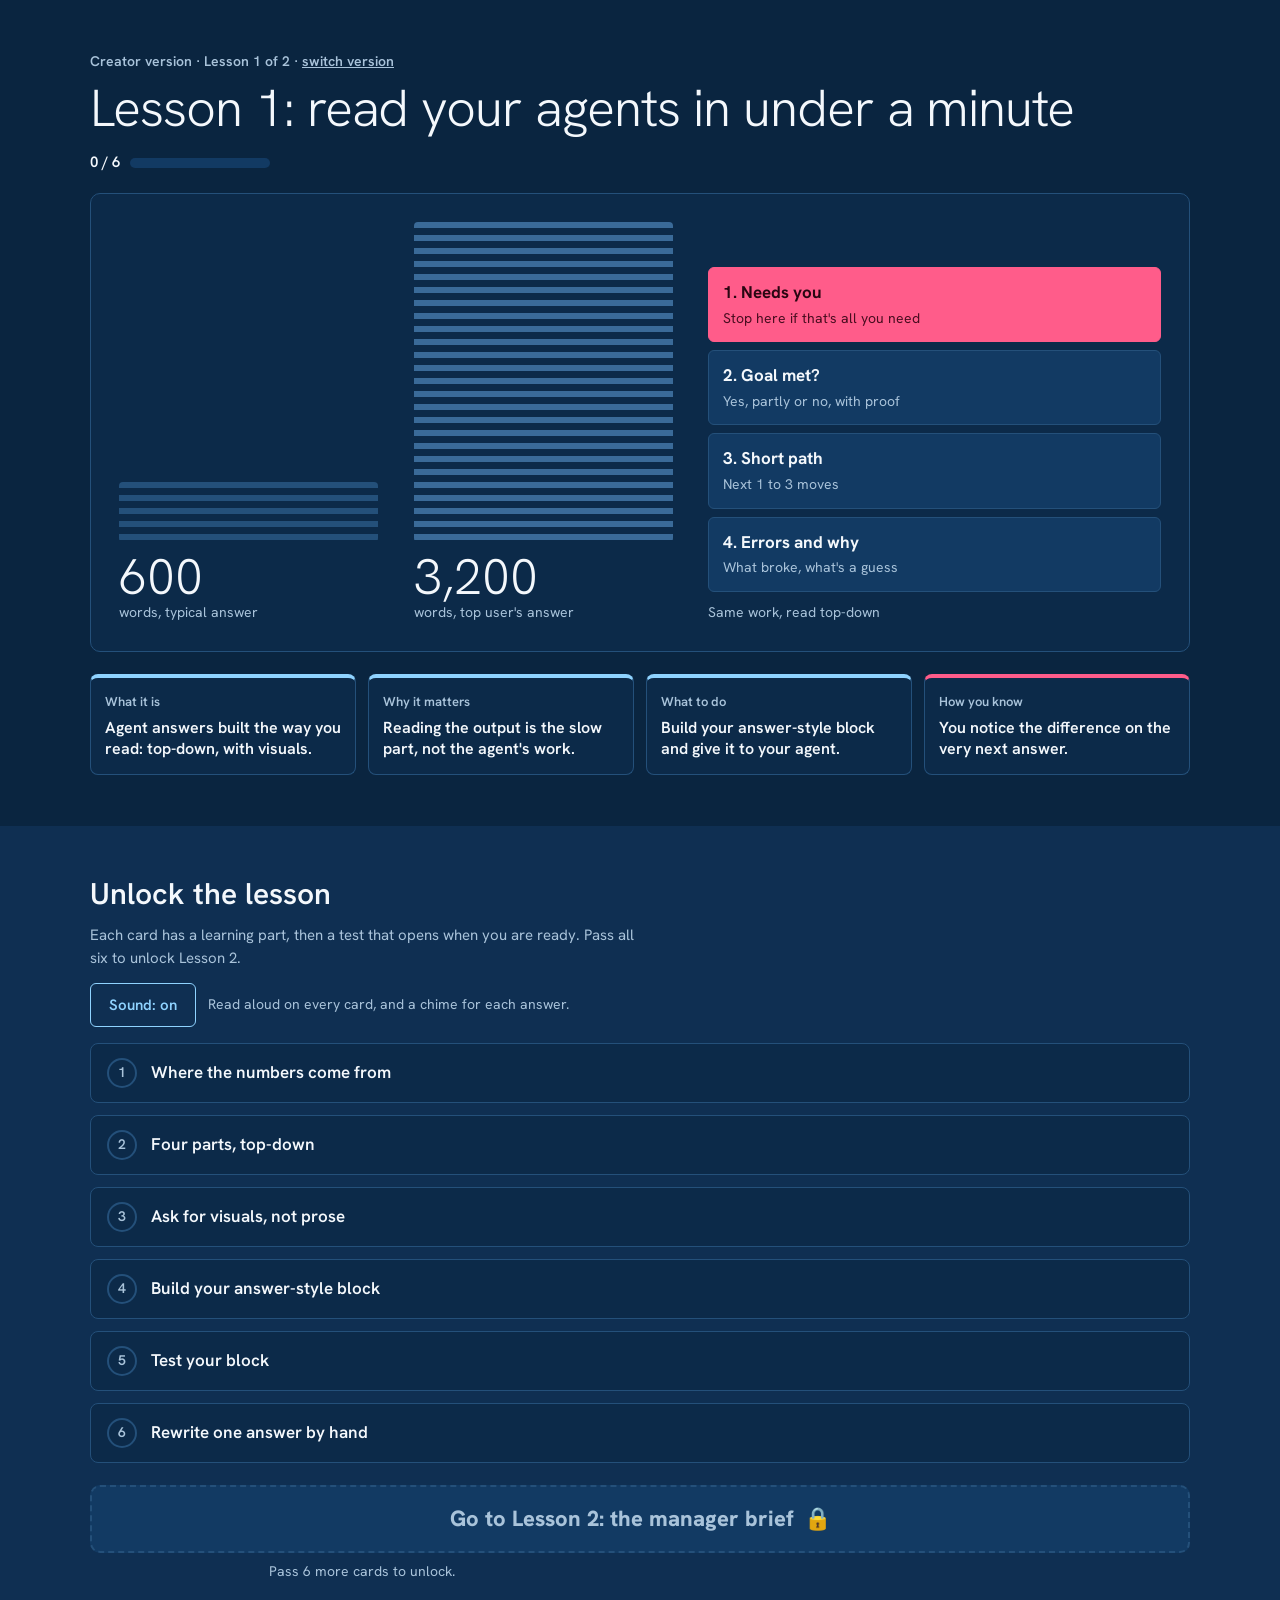
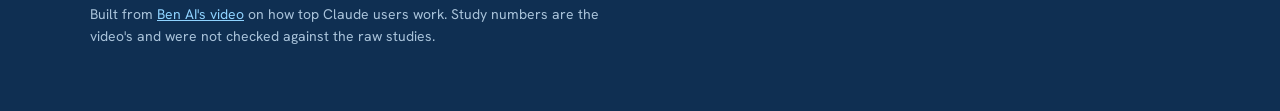
<file: creator/lesson1.html>
<!DOCTYPE html>
<html lang="en">
<head>
<meta charset="utf-8">
<meta name="viewport" content="width=device-width,initial-scale=1">
<title>Lesson 1 Fast Digestion</title>
<link href="https://fonts.googleapis.com/css2?family=Hanken+Grotesk:wght@300;400;600;800&display=swap" rel="stylesheet">
<style>
:root{color-scheme:dark;--bg:#0a2540;--bg2:#0f2f52;--ink:#f4f8fc;--mute:#a9c3da;--sky:#8fd3ff;--pink:#ff5c8a;--line:#24507a;--paper:#f6f9fc;--pink2:#2a0612;--green:#3ddc97;--green2:#06281a;--red:#ff6b6b}
*{box-sizing:border-box;min-width:0}
html,body{margin:0}
body{background:var(--bg);color:var(--ink);font:16px/1.55 "Hanken Grotesk",system-ui,sans-serif;overflow-x:clip}
.band{padding-block:clamp(24px,4vw,52px);padding-inline:max(5vw,16px)}
.wrap{max-width:1100px;margin:0 auto}
.crumb{color:var(--mute);font-size:14px;font-weight:600;margin-bottom:8px}
.top{display:flex;justify-content:space-between;align-items:flex-end;gap:16px;flex-wrap:wrap;margin-bottom:18px}
h1{font-weight:300;font-size:clamp(32px,5vw,52px);line-height:1.05;letter-spacing:-.02em;margin:0;text-wrap:balance}
h2{font-weight:600;font-size:clamp(22px,3vw,30px);line-height:1.1;margin:0 0 14px}
p{margin:0 0 12px;max-width:68ch}
.trophy{display:flex;align-items:center;gap:10px;font-weight:600;font-size:15px;white-space:nowrap}
.meter{width:140px;height:10px;border-radius:99px;background:#123a63;overflow:hidden}
.meter i{display:block;height:100%;width:0;background:var(--pink);transition:width .4s}
.trophy.plat .meter i{background:linear-gradient(90deg,#e8eef5,#8fd3ff,#e8eef5)}
.bars{display:grid;grid-template-columns:repeat(4,minmax(0,1fr));gap:12px;margin-top:22px}
.bar{background:#0c2a49;border:1px solid var(--line);border-top:4px solid var(--sky);border-radius:8px;padding:14px}
.bar:nth-child(4){border-top-color:var(--pink)}
.bar small{display:block;color:var(--mute);font-size:13px;font-weight:600;margin-bottom:4px}
.bar div{font-size:16px;font-weight:600;line-height:1.35}
.alt{background:var(--bg2)}
.hint{color:var(--mute);font-size:15px;margin-bottom:16px}
.locks{display:grid;gap:12px}
details{background:#0c2a49;border:1px solid var(--line);border-radius:8px}
details[open]{border-color:var(--sky)}
summary{list-style:none;cursor:pointer;display:flex;align-items:center;gap:14px;padding:14px 16px;min-height:56px;font-weight:600;font-size:17px}
summary::-webkit-details-marker{display:none}
summary:focus-visible{outline:3px solid var(--pink);outline-offset:2px}
.lk{flex:none;width:30px;height:30px;border-radius:50%;display:grid;place-items:center;border:2px solid var(--line);color:var(--mute);font-size:14px}
details.got .lk{background:var(--pink);border-color:var(--pink);color:var(--pink2)}
.body{padding:0 16px 16px 60px}
.src{color:var(--mute);font-size:14px}
.copyhead{display:flex;justify-content:space-between;align-items:center;gap:12px;flex-wrap:wrap;margin:8px 0}
button{font:600 15px "Hanken Grotesk",sans-serif;min-height:44px;padding:0 18px;border-radius:6px;border:1px solid var(--sky);background:transparent;color:var(--sky);cursor:pointer}
button:hover{background:#123a63}
button:focus-visible,a:focus-visible,textarea:focus-visible,input:focus-visible{outline:3px solid var(--pink);outline-offset:2px}
pre{overflow-x:auto;background:#06192c;border:1px solid var(--line);border-radius:8px;padding:14px;margin:0;font:14px/1.6 ui-monospace,Menlo,Consolas,monospace;white-space:pre-wrap}
.scroll{overflow-x:auto}
table{border-collapse:collapse;width:100%;font-size:15px}
th,td{text-align:left;padding:9px 10px;border-bottom:1px solid var(--line);vertical-align:top}
th{color:var(--mute);font-weight:600;font-size:14px}
td:first-child{font-weight:600}
.opts{display:grid;gap:10px}
.opt{border:1px solid var(--line);border-radius:6px;padding:12px}
.tag{display:inline-block;font-size:13px;font-weight:600;padding:2px 8px;border-radius:99px;background:#123a63;color:var(--sky);margin-bottom:6px}
.tag.w{background:var(--pink);color:var(--pink2)}
.pass{display:grid;grid-template-columns:repeat(auto-fit,minmax(min(100%,240px),1fr));gap:10px;margin-top:10px}
.pass div{border-radius:6px;padding:12px;font-size:15px}
.pass .ok{border:1px solid var(--sky)}
.pass .no{border:1px solid var(--pink)}
ol{padding-left:1.2em;margin:6px 0}
li{margin-bottom:6px}
/* wrong (red) vs right (blue) */
.vs{display:grid;grid-template-columns:repeat(auto-fit,minmax(min(100%,260px),1fr));gap:10px;margin:8px 0 4px}
.vs div{border-radius:6px;padding:10px 12px;font-size:15px}
.vs .bad{border:1px solid var(--red);background:#2a1622}
.vs .good{border:1px solid var(--sky);background:#0f3358}
.vs b{display:block;font-size:13px;margin-bottom:2px}
.vs .bad b{color:var(--red)}
.vs .good b{color:var(--sky)}
/* try it now */
.try{margin-top:14px;border:1px dashed var(--sky);border-radius:8px;padding:14px;background:#0a2240}
.try.done{border-style:solid;border-color:var(--green)}
.tryhead{display:flex;justify-content:space-between;align-items:center;gap:8px;font-size:13px;font-weight:800;letter-spacing:.06em;text-transform:uppercase;color:var(--sky);margin-bottom:6px}
.try.done .tryhead{color:var(--green)}
.tryhead .st{font-size:12px;letter-spacing:0;text-transform:none;font-weight:600;color:var(--mute)}
.try.done .tryhead .st{color:var(--green)}
.q{font-weight:600;margin-bottom:10px}
.choices{display:grid;gap:8px}
.choice{text-align:left;width:100%;min-height:48px;padding:10px 14px;border-color:var(--line);color:var(--ink);font-weight:400;line-height:1.4}
.choice.wrong{border-color:var(--red);background:#2a1622;color:#ffd1d1}
.choice.right{border-color:var(--green);background:var(--green);color:var(--green2);font-weight:600}
.fb{margin:10px 0 0;font-size:15px;min-height:1px}
.fb.no{color:#ffb3b3}
.fb.yes{color:var(--green)}
.field{display:grid;gap:6px;margin-top:10px}
.field label{font-weight:600;font-size:15px}
.field label small{display:block;font-weight:400;color:var(--mute);font-size:14px}
textarea,input[type=text]{width:100%;font:16px/1.45 "Hanken Grotesk",sans-serif;color:var(--ink);background:#06192c;border:1px solid var(--line);border-radius:6px;padding:10px 12px}
textarea{min-height:76px;resize:vertical}
.field.ok textarea,.field.ok input{border-color:var(--green)}
.frow{display:flex;justify-content:space-between;align-items:center;gap:10px}
.frow span{font-size:13px;color:var(--mute)}
.field.ok .frow span{color:var(--green)}
.frow button{min-height:40px;padding:0 14px;font-size:14px}
/* next button */
.next{margin-top:22px}
.nextbtn{display:flex;align-items:center;justify-content:center;gap:10px;width:100%;min-height:68px;border-radius:10px;font:800 clamp(18px,2.6vw,22px) "Hanken Grotesk",sans-serif;text-decoration:none;text-align:center;padding:12px 18px}
.nextbtn.locked{background:#123a63;color:var(--mute);border:2px dashed var(--line);pointer-events:none}
.nextbtn.open{background:var(--pink);color:var(--pink2);border:2px solid var(--pink)}
.nextnote{text-align:center;color:var(--mute);font-size:14px;margin-top:8px}
.plat{display:none;margin-top:18px;padding:16px;border-radius:8px;background:linear-gradient(90deg,#dfe7f0,#8fd3ff);color:#0a2540;font-weight:600}
.plat.on{display:block}
.saved{margin-top:22px}
.saved pre{max-height:360px;overflow:auto}
@media(max-width:760px){.bars{grid-template-columns:repeat(2,minmax(0,1fr))}}
@media(max-width:600px){.body{padding-left:16px}table{font-size:13px}}
@media(prefers-reduced-motion:reduce){*{animation:none!important;transition:none!important}}
/* v2: learn / test split */
.learn{padding-bottom:4px}
.testdiv{display:flex;align-items:center;gap:10px;margin:18px 0 4px;color:var(--pink);font-size:12px;font-weight:800;letter-spacing:.12em;text-transform:uppercase}
.testdiv::before,.testdiv::after{content:"";flex:1;height:2px;background:var(--pink);opacity:.6}
.test .try:first-child{margin-top:8px}
.test .sample{background:#06192c;border:1px solid var(--line);border-radius:6px;padding:12px;margin:0 0 12px;font-size:15px}
.test .sample b{display:block;font-size:13px;color:var(--mute);margin-bottom:4px}
pre.tmpl{font:16px/1.55 "Hanken Grotesk",system-ui,sans-serif}
.mine{display:inline-block;font-size:12px;font-weight:800;padding:2px 8px;border-radius:99px;background:#ffd166;color:#2a1d00;margin-bottom:6px;letter-spacing:.02em}
.minebox{border:1px solid #ffd166;border-radius:8px;padding:12px;margin:12px 0;background:#1b2a3a}
.later{font-size:14px;color:var(--sky);margin:6px 0 0;font-weight:600}
.prefs fieldset{border:0;padding:0;margin:0 0 14px}
.prefs legend{font-weight:600;font-size:15px;margin-bottom:6px;padding:0}
.prefs label.opt2{display:flex;gap:10px;align-items:flex-start;padding:10px 12px;border:1px solid var(--line);border-radius:6px;margin-bottom:6px;cursor:pointer;font-size:15px}
.prefs label.opt2:has(input:checked){border-color:var(--sky);background:#0f3358}
.prefs input[type=radio],.prefs input[type=checkbox]{width:20px;height:20px;margin:1px 0 0;flex:none;accent-color:var(--sky)}
.backbtn{margin-top:10px;border-color:var(--pink);color:var(--pink)}
.groupcopy{margin-top:12px;width:100%;border-color:var(--pink);color:var(--pink)}
.peek{margin-top:12px;background:#06192c}
.peek summary{font-size:15px;min-height:44px}
.kit{display:grid;gap:16px;margin-top:18px}
.kitem{background:#0c2a49;border:1px solid var(--line);border-radius:8px;padding:14px}
.kitem.empty{opacity:.6}
.pick{display:grid;gap:12px;margin-top:20px}
.pick a{display:block;padding:18px;border:1px solid var(--line);border-radius:10px;background:#0c2a49;color:var(--ink);text-decoration:none}
.pick a b{font-size:20px;display:block;margin-bottom:4px}
.pick a:hover{border-color:var(--sky)}
/* v3: Lesson 1 game layer */
.mini{flex:none;width:44px;height:32px;color:var(--sky)}
.prefs label.opt2 .mini{margin-top:-4px}
.shut{display:none!important}
.starttest{margin-top:14px;width:100%;border-color:var(--pink);color:var(--pink);font-weight:800}
.speakrow{display:flex;justify-content:flex-end;margin:-4px 0 8px}
.speak{min-height:38px;padding:0 12px;font-size:14px}
.soundbar{display:flex;align-items:center;gap:12px;flex-wrap:wrap;margin:-4px 0 16px}
.soundbar button[aria-pressed=false]{border-color:var(--line);color:var(--mute)}
.match .mcols{display:grid;grid-template-columns:minmax(0,1fr) minmax(0,1fr);gap:10px}
.match h4{margin:0 0 6px;font-size:13px;color:var(--mute);font-weight:600}
.mjob,.mvis{display:flex;align-items:center;gap:8px;width:100%;text-align:left;min-height:52px;padding:8px 10px;margin-bottom:8px;border-color:var(--line);color:var(--ink);font-weight:400;font-size:14px;line-height:1.3}
.mjob.sel{border-color:var(--sky);background:#0f3358;font-weight:600}
.mjob.ok,.mvis.ok{border-color:var(--green);background:#0d3a2c;color:#c9f5e2}
.mjob.bad,.mvis.bad{border-color:var(--red);background:#2a1622}
.mjob small{display:block;color:var(--green);font-weight:600;font-size:12px}
.mvis.drop{outline:2px dashed var(--sky)}
.cmp{display:grid;grid-template-columns:minmax(0,1fr) minmax(0,1fr);gap:8px;margin-top:12px}
.cmp pre{font:13px/1.45 "Hanken Grotesk",sans-serif;padding:10px}
.cmp .copyhead{margin:0 0 6px}
.cmp .copyhead button{min-height:36px;padding:0 10px;font-size:13px}
.retake{margin-top:12px;width:100%}
</style>
</head>
<body data-lesson="l1" data-prefix="sp1c" id="top">
<section class="band">
<div class="wrap">
<div class="crumb">Creator version · Lesson 1 of 2 · <a href="../index.html" style="color:var(--mute)">switch version</a></div>
<div class="top">
<h1>Lesson 1: read your agents in under a minute</h1>
<div class="trophy" id="trophy"><span id="tcount">0 / 6</span><div class="meter"><i id="tbar"></i></div></div>
</div>
<style>
.plate{display:grid;grid-template-columns:minmax(0,.8fr) minmax(0,.8fr) minmax(0,1.4fr);gap:clamp(14px,3vw,36px);align-items:end;background:#0c2a49;border:1px solid var(--line);border-radius:10px;padding:clamp(16px,3vw,28px)}
.col{display:flex;flex-direction:column}
.txt{width:100%;border-radius:4px;background:repeating-linear-gradient(to bottom,var(--line) 0 6px,transparent 6px 13px);transform-origin:bottom;animation:grow 1.2s ease-out both}
.txt.big{background:repeating-linear-gradient(to bottom,#3a6a98 0 6px,transparent 6px 13px)}
@keyframes grow{from{transform:scaleY(.05)}to{transform:scaleY(1)}}
.fn{font-weight:300;font-size:clamp(30px,4.5vw,50px);line-height:1;margin-top:10px;white-space:nowrap}
.fl{color:var(--mute);font-size:14px}
.stack{display:grid;gap:8px}
.slot{border-radius:6px;padding:11px 14px;background:#123a63;border:1px solid var(--line)}
.slot b{display:block;font-size:17px}
.slot span{color:var(--mute);font-size:14px}
.slot.p1{background:var(--pink);border-color:var(--pink);color:var(--pink2)}
.slot.p1 span{color:#4a0d20}
@media(max-width:760px){.plate{grid-template-columns:minmax(0,1fr) minmax(0,1fr)}.plate .col:last-child{grid-column:1/-1}}
</style>
<div class="plate" role="img" aria-label="A 600-word answer beside a 3,200-word answer, and the 4-part stack that replaces them">
<div class="col"><div class="txt" style="height:calc(min(40vw,320px)*600/3200)"></div><div class="fn">600</div><div class="fl">words, typical answer</div></div>
<div class="col"><div class="txt big" style="height:min(40vw,320px)"></div><div class="fn">3,200</div><div class="fl">words, top user's answer</div></div>
<div class="col"><div class="stack">
<div class="slot p1"><b>1. Needs you</b><span>Stop here if that's all you need</span></div>
<div class="slot"><b>2. Goal met?</b><span>Yes, partly or no, with proof</span></div>
<div class="slot"><b>3. Short path</b><span>Next 1 to 3 moves</span></div>
<div class="slot"><b>4. Errors and why</b><span>What broke, what's a guess</span></div>
</div><div class="fl" style="margin-top:10px">Same work, read top-down</div></div>
</div>
<div class="bars"><div class="bar"><small>What it is</small><div>Agent answers built the way you read: top-down, with visuals.</div></div><div class="bar"><small>Why it matters</small><div>Reading the output is the slow part, not the agent's work.</div></div><div class="bar"><small>What to do</small><div>Build your answer-style block and give it to your agent.</div></div><div class="bar"><small>How you know</small><div>You notice the difference on the very next answer.</div></div></div>
</div>
</section><section class="band alt">
<div class="wrap">
<h2>Unlock the lesson</h2>
<p class="hint">Each card has a learning part, then a test that opens when you are ready. Pass all six to unlock Lesson 2.</p>
<div class="soundbar"><button type="button" id="soundtoggle" aria-pressed="true">Sound: on</button><span class="src">Read aloud on every card, and a chime for each answer.</span></div>
<div class="locks" id="locks">
<details><summary><span class="lk">1</span>Where the numbers come from</summary><div class="body"><div class="learn"><p>The video cites two Anthropic studies. Top users get answers of about 3,200 words versus about 600 for everyone else. Anthropic staff spend about half their week reviewing agent output, while their agents sit idle about 80% of the time.</p><p>So the slow part is not the agent working. It is you reading.</p><button type="button" class="starttest">I'm ready, open the test</button></div><div class="test shut"><div class="testdiv">Test</div><div class="try quiz" data-quiz="l1q1" data-answer="b"><div class="tryhead">Try it now<span class="st">Pick one</span></div><p class="q">Per the video, where does the time actually go when you work with agents?</p><div class="choices"><button type="button" class="choice" data-k="a" data-why="Per the video, agents sit idle about 80% of the time.">The agent doing the work</button><button type="button" class="choice" data-k="b" data-why="Staff spend about half their week reviewing. Reading is the slow part.">You reading and reviewing what it wrote</button><button type="button" class="choice" data-k="c" data-why="The prompt matters (that is Lesson 2), but here the slow part is review.">Writing the prompt</button><button type="button" class="choice" data-k="d" data-why="The video never names waiting as the problem. Review is.">Waiting for the model to answer</button></div><p class="fb" aria-live="polite"></p></div></div></div></details><details><summary><span class="lk">2</span>Four parts, top-down</summary><div class="body"><div class="learn"><p>The video's fix is an answer style with four parts, in this order:</p><ol><li><b>Needs you:</b> what only you can decide or give.</li><li><b>Goal met?</b> Yes, partly or no.</li><li><b>Short path:</b> the next few steps.</li><li><b>Errors and why:</b> what went wrong and the reason.</li></ol><p>If nothing needs you, you can stop after line one. The video also mentions Claude Code's built-in concise output style as the simpler option.</p><div class="vs"><div class="bad"><b>Wrong: a story</b>I started by reviewing the files, then I updated the header, then I tried the form, which mostly worked, and along the way I noticed...</div><div class="good"><b>Right: top-down</b>1. Needs you: pick the order email.<br>2. Goal met? Partly.<br>3. Short path: set email, publish.<br>4. Errors: none.</div></div><button type="button" class="starttest">I'm ready, open the test</button></div><div class="test shut"><div class="testdiv">Test</div><div class="sample"><b>An agent sends you this</b>I went through the bakery site and fixed the menu layout, which took a while because the photos were huge, so I shrank them. The menu page should load faster now. I also noticed the order form doesn&#x27;t send anywhere yet, and I wasn&#x27;t sure which email you want orders to go to. I&#x27;m not fully sure the shrinking didn&#x27;t blur the cake photos.</div><div class="try quiz" data-quiz="l1q2" data-answer="b"><div class="tryhead">Try it now<span class="st">Pick one</span></div><p class="q">Rebuilt top-down, what goes on the very first line?</p><div class="choices"><button type="button" class="choice" data-k="a" data-why="That is an error. Errors go last.">The photos may be blurry</button><button type="button" class="choice" data-k="b" data-why="It is the one thing only you can answer, so it goes first.">Which email should orders go to?</button><button type="button" class="choice" data-k="c" data-why="That is progress on the goal. It comes second.">The menu loads faster now</button><button type="button" class="choice" data-k="d" data-why="That is a step it took. Steps are the long part you want to skip.">It fixed the menu layout</button></div><p class="fb" aria-live="polite"></p></div></div></div></details><details><summary><span class="lk">3</span>Ask for visuals, not prose</summary><div class="body"><div class="learn"><p>The second fix in the video: when an answer is big, get it as a visual you can read at a glance. The formats it names are a one-page HTML page (like this lesson), Docs, Dashboards, Whiteboards, Sheets, Slides and Motion.</p><button type="button" class="starttest">I'm ready, open the test</button></div><div class="test shut"><div class="testdiv">Test</div><div class="sample"><b>The situation</b>You ask your agent to compare prices from five flour suppliers. It sends back 900 words.</div><div class="try quiz" data-quiz="l1q3" data-answer="c"><div class="tryhead">Try it now<span class="st">Pick one</span></div><p class="q">Per the video, what should you ask for instead?</p><div class="choices"><button type="button" class="choice" data-k="a" data-why="More words is the problem, not the fix.">A longer, more careful explanation</button><button type="button" class="choice" data-k="b" data-why="Still 900 words to read.">The same text with key words in bold</button><button type="button" class="choice" data-k="c" data-why="You see all five suppliers side by side at a glance.">A visual, like a sheet or a one-page page</button><button type="button" class="choice" data-k="d" data-why="Reading is already the slow part.">Nothing, just read it slower</button></div><p class="fb" aria-live="polite"></p></div></div></div></details><details><summary><span class="lk">4</span>Build your answer-style block</summary><div class="body"><div class="learn"><p>Your agent can't guess how you like to read. Answer the questions below and this page writes the block for you. You give that block to your agent once, as a standing instruction, and every answer after that follows it.</p><button type="button" class="starttest">I'm ready, open the test</button></div><div class="test shut"><div class="testdiv">Test</div><div class="try"><div class="tryhead">Try it now<span class="st">Answer all</span></div><p class="later">Finish the lesson. Everything you write is waiting for you at the end.</p><form id="prefs" class="prefs" onsubmit="return false"><fieldset><legend>1. How should answers be built?</legend><label class="opt2"><input type="radio" name="structure" value="four"><span>Top-down in four parts: needs me, goal met?, short path, errors and why</span></label><label class="opt2"><input type="radio" name="structure" value="concise"><span>Just keep it concise</span></label></fieldset><fieldset><legend>2. Which visuals do you want instead of a long block of text? Pick any.</legend><label class="opt2"><input type="checkbox" name="vis" value="One-page HTML page"><svg class="mini" viewBox="0 0 44 32" fill="none" stroke="currentColor" stroke-width="1.6" aria-hidden="true"><rect x="3" y="2" width="38" height="28" rx="3"/><path d="M3 8h38"/><circle cx="7" cy="5" r=".8" fill="currentColor"/><rect x="8" y="12" width="14" height="6" rx="1" fill="currentColor" stroke="none" opacity=".6"/><path d="M26 13h10M26 17h8M8 23h28"/></svg><span>One-page HTML page</span></label><label class="opt2"><input type="checkbox" name="vis" value="Docs"><svg class="mini" viewBox="0 0 44 32" fill="none" stroke="currentColor" stroke-width="1.6" aria-hidden="true"><path d="M12 2h15l6 6v22H12z"/><path d="M27 2v6h6M16 13h13M16 17h13M16 21h13M16 25h8"/></svg><span>Docs</span></label><label class="opt2"><input type="checkbox" name="vis" value="Dashboards"><svg class="mini" viewBox="0 0 44 32" fill="none" stroke="currentColor" stroke-width="1.6" aria-hidden="true"><rect x="3" y="2" width="38" height="28" rx="3"/><rect x="7" y="6" width="12" height="8" rx="1"/><rect x="23" y="6" width="14" height="8" rx="1"/><path d="M9 26v-4M14 26v-7M19 26v-5M24 26v-9M29 26v-6M34 26v-8"/></svg><span>Dashboards</span></label><label class="opt2"><input type="checkbox" name="vis" value="Whiteboards"><svg class="mini" viewBox="0 0 44 32" fill="none" stroke="currentColor" stroke-width="1.6" aria-hidden="true"><rect x="2" y="3" width="11" height="8" rx="2"/><rect x="31" y="3" width="11" height="8" rx="2"/><rect x="16" y="21" width="12" height="8" rx="2"/><path d="M13 7h18M8 11l9 10M36 11l-9 10"/></svg><span>Whiteboards</span></label><label class="opt2"><input type="checkbox" name="vis" value="Sheets"><svg class="mini" viewBox="0 0 44 32" fill="none" stroke="currentColor" stroke-width="1.6" aria-hidden="true"><rect x="3" y="3" width="38" height="26" rx="2"/><path d="M3 10h38M3 16h38M3 22h38M14 3v26M26 3v26"/></svg><span>Sheets</span></label><label class="opt2"><input type="checkbox" name="vis" value="Slides"><svg class="mini" viewBox="0 0 44 32" fill="none" stroke="currentColor" stroke-width="1.6" aria-hidden="true"><rect x="3" y="4" width="38" height="22" rx="2"/><path d="M9 11h18M9 16h12"/><circle cx="18" cy="29.5" r="1" fill="currentColor"/><circle cx="22" cy="29.5" r="1" fill="currentColor"/><circle cx="26" cy="29.5" r="1" fill="currentColor"/></svg><span>Slides</span></label><label class="opt2"><input type="checkbox" name="vis" value="Motion (short animated explainers)"><svg class="mini" viewBox="0 0 44 32" fill="none" stroke="currentColor" stroke-width="1.6" aria-hidden="true"><rect x="3" y="4" width="38" height="24" rx="2"/><path d="M3 9h38M3 23h38M9 4v5M17 4v5M25 4v5M33 4v5M9 23v5M17 23v5M25 23v5M33 23v5"/><path d="M19 12v8l7-4z" fill="currentColor"/></svg><span>Motion (short animated explainers)</span></label></fieldset></form><div class="copyhead"><b>Your block</b><button type="button" data-copy="prefblock">Copy</button></div><pre id="prefblock" class="tmpl"></pre><button type="button" class="retake" id="retake">Retake and compare</button><p class="src" style="margin-top:6px">Saves this block as Version 1 and clears the questions so you can build Version 2.</p><div class="cmp shut" id="compare"><div><div class="copyhead"><b>Version 1</b><button type="button" data-copy="v1block">Copy</button></div><pre id="v1block"></pre></div><div><div class="copyhead"><b>Version 2</b><button type="button" data-copy="v2block">Copy</button></div><pre id="v2block"></pre></div></div></div></div></div></details><details><summary><span class="lk">5</span>Test your block</summary><div class="body"><div class="learn"><ol><li>Copy your block from card 4.</li><li>Paste it where your agent keeps standing instructions (project instructions, custom instructions, or a CLAUDE.md file).</li><li>In the same chat, send it the test prompt below. It shows you one answer before and after your block.</li></ol><div class="copyhead"><b>Test prompt</b><button type="button" data-copy="testprompt">Copy</button></div><pre id="testprompt" class="tmpl">Test run. I just added new standing instructions for how I want your answers. Do not start any new work and do not use any tools. 1. Find the last short answer you gave me in this chat. If there is none, use this question instead: What are the three most useful things you can help me with? 2. Show it as BEFORE: the answer the old way, cut to 5 lines at most. 3. Show it as AFTER: the same answer, following my new standing instructions exactly. 4. End with one line: what changed between the two. Keep the whole reply under 200 words.</pre><button type="button" class="starttest">I'm ready, open the test</button></div><div class="test shut"><div class="testdiv">Test</div><div class="try quiz" data-quiz="l1q5" data-answer="yes"><div class="tryhead">Try it now (yes or no)<span class="st">Pick one</span></div><p class="q">Did you notice the difference?</p><div class="choices"><button type="button" class="choice" data-k="yes" data-why="Your block works. Leave it on.">Yes</button><button type="button" class="choice" data-k="no" data-why="Then your block needs fixing. Go back to card 4, change your answers, paste the new block and try again." data-back="4">No</button></div><p class="fb" aria-live="polite"></p></div></div></div></details><details><summary><span class="lk">6</span>Rewrite one answer by hand</summary><div class="body"><div class="learn"><p>Your agent will do this for you from now on. Doing it once by hand trains your eye, so you can tell a good answer from a long one in seconds.</p><button type="button" class="starttest">I'm ready, open the test</button></div><div class="test shut"><div class="testdiv">Test</div><div class="sample"><b>Rewrite this answer</b>I went through the bakery site and fixed the menu layout, which took a while because the photos were huge, so I shrank them. The menu page should load faster now. I also noticed the order form doesn&#x27;t send anywhere yet, and I wasn&#x27;t sure which email you want orders to go to. I&#x27;m not fully sure the shrinking didn&#x27;t blur the cake photos.</div><div class="try typed"><div class="tryhead">Try it now<span class="st">Saved as you type</span></div><p class="q">Put it in the four parts, one line each.</p><p class="later">Finish the lesson. Everything you write is waiting for you at the end.</p><div class="field"><label for="l1_need">1. Needs you<small>What only you can decide or give.</small></label><textarea id="l1_need" data-save="l1_need" data-min="3" placeholder=""></textarea><div class="frow"><span>Not answered yet</span><button type="button">Copy</button></div></div><div class="field"><label for="l1_goal">2. Goal met?<small>Yes, partly or no.</small></label><textarea id="l1_goal" data-save="l1_goal" data-min="3" placeholder=""></textarea><div class="frow"><span>Not answered yet</span><button type="button">Copy</button></div></div><div class="field"><label for="l1_path">3. Short path<small>The next few steps.</small></label><textarea id="l1_path" data-save="l1_path" data-min="3" placeholder=""></textarea><div class="frow"><span>Not answered yet</span><button type="button">Copy</button></div></div><div class="field"><label for="l1_err">4. Errors and why<small>What went wrong or is a guess.</small></label><textarea id="l1_err" data-save="l1_err" data-min="3" placeholder=""></textarea><div class="frow"><span>Not answered yet</span><button type="button">Copy</button></div></div><details class="peek"><summary>Compare with one good version</summary><div class="body" style="padding-left:16px"><pre class="tmpl">1. Needs you: which email should orders go to?
2. Goal met? Partly. The menu loads faster; the order form doesn&#x27;t send yet.
3. Short path: you send the email, I connect the form, then test one order.
4. Errors and why: the cake photos may look blurry after shrinking. Not checked yet.</pre></div></details></div></div></div></details>
</div>
<div class="plat" id="plat">Platinum: Lesson 1 complete.</div><div class="next"><a id="nextbtn" class="nextbtn locked" href="lesson2.html" aria-disabled="true" tabindex="-1"><span>Go to Lesson 2: the manager brief</span><span class="ico" aria-hidden="true">🔒</span></a><p class="nextnote" id="nextnote"></p></div>
<p class="src" style="margin-top:22px">Built from <a href="https://www.youtube.com/watch?v=81Jg17dQz1A" style="color:var(--sky)">Ben AI's video</a> on how top Claude users work. Study numbers are the video's and were not checked against the raw studies.</p>
</div>
</section>
<script>
(function(){
const P=(document.body.dataset.prefix||'sp1x')+':';
const S={get:k=>{try{return localStorage.getItem(P+k)}catch(e){return null}},
 set:(k,v)=>{try{localStorage.setItem(P+k,v)}catch(e){}},
 del:k=>{try{localStorage.removeItem(P+k)}catch(e){}},
 clear:()=>{try{Object.keys(localStorage).filter(k=>k.startsWith(P)).forEach(k=>localStorage.removeItem(k))}catch(e){}}};
const val=id=>(S.get('f:'+id)||'').trim();

const WO=[['l2_job','Full job'],['l2_why','Why'],['l2_guard','Guardrails'],['l2_done','Done looks like']];
const workOrder=()=>WO.map(([id,t])=>t+': '+(val(id)||'[not filled yet]')).join('\n');
const master=()=>workOrder()+'\nRun these checks yourself and show me the results before you report back.';
const PROTOCOL=`Standing protocol for every job I give you:
1. Before you start, make sure the job has a brief in four parts: full job, why, guardrails, and what done looks like.
2. If any part is unclear, interview me first, then show me the brief and wait for my go.
3. Treat the guardrails as firm limits. If one is hit, stop and ask me.
4. Before you report back, run the done checks yourself and show me the results.`;

/* ---------- sound (only on pages with a sound switch) ---------- */
const soundOn=()=>!!document.getElementById('soundtoggle')&&S.get('sound')!=='off';
let AC=null;
function tone(ok){
 if(!soundOn())return;
 try{
  AC=AC||new (window.AudioContext||window.webkitAudioContext)();
  if(AC.state==='suspended')AC.resume();
  const t=AC.currentTime,notes=ok?[[880,0],[1318.5,.11]]:[[185,0]];
  notes.forEach(([f,d])=>{
   const o=AC.createOscillator(),g=AC.createGain();
   o.type=ok?'sine':'triangle';o.frequency.value=f;
   const peak=ok?.09:.05,len=ok?.55:.3;
   g.gain.setValueAtTime(.0001,t+d);g.gain.exponentialRampToValueAtTime(peak,t+d+.02);g.gain.exponentialRampToValueAtTime(.0001,t+d+len);
   o.connect(g);g.connect(AC.destination);o.start(t+d);o.stop(t+d+len+.05);
  });
 }catch(e){}
}

async function copyText(text,btn){
 const label=btn.dataset.label||btn.textContent;btn.dataset.label=label;
 let ok=false;
 try{await navigator.clipboard.writeText(text);ok=true}catch(e){
  const t=document.createElement('textarea');t.value=text;t.setAttribute('readonly','');t.style.position='fixed';t.style.opacity='0';
  document.body.appendChild(t);t.select();t.setSelectionRange(0,text.length);
  try{ok=document.execCommand('copy')}catch(e2){}
  t.remove();
 }
 btn.textContent=ok?'Copied':'Copy failed, select and copy by hand';
 setTimeout(()=>{btn.textContent=label},2000);
}

/* ---------- answer-style block (Lesson 1, card 4) ---------- */
const MATCH_LINE='- Pick the visual by the job: a dashboard for numbers I watch, a sheet for rows to sort or fill, a doc for a plan to keep, a whiteboard for a process, slides for a walkthrough, and a one-page page for a one-off report.';
function prefBlock(f){
 if(!f)return'';
 const g=n=>{const e=f.querySelector(`[name=${n}]:checked`);return e?e.value:''};
 const all=n=>[...f.querySelectorAll(`[name=${n}]:checked`)].map(e=>e.value);
 const L=['How I want your answers:'];
 const STRUCT={four:'- Answer top-down in four parts: 1. Needs me: what only I can decide or give ("None" if nothing). 2. Goal met?: yes, partly or no, with the proof. 3. Short path: the next 1 to 3 steps. 4. Errors and why: what failed or is uncertain, and why.',
  concise:'- Keep every answer concise. Lead with what matters and cut the rest.',
  bottom:'- Give me the bottom line first, in one or two sentences, then the details.',
  qa:'- Answer as questions and answers: each question I would ask, then a short answer to it.'};
 if(STRUCT[g('structure')])L.push(STRUCT[g('structure')]);
 const v=all('vis');
 if(v.length)L.push('- When an answer would be a long block of text, give it to me as a visual instead. Formats I use: '+v.join(', ')+'.');
 L.push(...({fast:['- I read fast. Keep it tight and skip recaps.'],slow:['- I take my time reading. Use short sentences and one idea per line.'],
   both:['- My reading pace changes day to day. Put the key point in the first line so I can stop early, and keep the rest easy to skim.']})[g('speed')]||[]);
 L.push(...({visual:['- Lead with a visual, then the words.'],words:['- Lead with words. Add a visual only when it saves me reading.'],
   both:['- Give me a short visual and short words side by side.'],bullets:['- Use bullet points instead of paragraphs.']})[g('lead')]||[]);
 const m=document.getElementById('match');if(m&&m.dataset.ok)L.push(MATCH_LINE);
 const r=all('read');
 if(r.includes('dys'))L.push('- I have dyslexia. Use short sentences, bullet points and bold key words. No dense paragraphs. Use plain, easy-to-read fonts in anything visual.');
 if(r.includes('color'))L.push('- I am color blind. Never use color alone to show meaning; add labels, icons or patterns, and keep contrast high.');
 if(r.includes('small'))L.push('- Small text is hard for me. Use large text in anything visual.');
 if(r.includes('long'))L.push('- Long paragraphs lose me. Keep each paragraph to two or three lines.');
 const other=(f.querySelector('[name=read_other]')||{}).value||'';
 if(r.includes('other')&&other.trim())L.push('- Reading note: '+other.trim());
 return L.join('\n');
}
function prefOk(f){
 const has=n=>!f.querySelector(`[name=${n}]`)||!!f.querySelector(`[name=${n}]:checked`);
 const other=f.querySelector('[name=read_other]');
 const otherOk=!(f.querySelector('[name=read][value=other]:checked'))||(other&&other.value.trim().length>=3);
 const m=document.getElementById('match');
 return has('structure')&&has('vis')&&has('speed')&&has('lead')&&has('read')&&otherOk&&(!m||!!m.dataset.ok);
}

/* ---------- take-home kit ---------- */
const KIT=[
 ['My answer-style block','Lesson 1. Give this to your agent as a standing instruction.',()=>val('l1_block')],
 ['My answer-style block, Version 1','Lesson 1. Your first try, kept when you retook the questions.',()=>val('l1_block_v1'),true],
 ['My work order','Lesson 2. Your master prompt: paste it at the top of a job.',()=>WO.some(([id])=>val(id))?master():''],
 ['My brief protocol','Lesson 2. A standing rule to build into your setup.',()=>S.get('pass:l2')?PROTOCOL:'']
];

document.addEventListener('DOMContentLoaded',()=>{
 if('scrollRestoration' in history)history.scrollRestoration='manual';
 window.scrollTo(0,0);

 document.querySelectorAll('[data-copy]').forEach(b=>b.addEventListener('click',()=>{
  copyText(document.getElementById(b.dataset.copy).textContent,b)}));

 const ds=[...document.querySelectorAll('#locks > details')];

 /* pacing: the test opens only after the lesson part */
 const openTest=d=>{const t=d.querySelector('.test.shut');if(t){t.classList.remove('shut');const b=d.querySelector('.starttest');if(b)b.remove();S.set('open:'+document.body.dataset.lesson+':'+ds.indexOf(d),'1')}};
 ds.forEach((d,i)=>{
  const b=d.querySelector('.starttest');if(!b)return;
  if(S.get('open:'+document.body.dataset.lesson+':'+i))openTest(d);
  b.addEventListener('click',()=>{openTest(d);const t=d.querySelector('.test');if(t)t.scrollIntoView({behavior:'smooth',block:'start'})});
 });

 /* quizzes */
 document.querySelectorAll('.quiz').forEach(qz=>{
  const id=qz.dataset.quiz,ans=qz.dataset.answer,fb=qz.querySelector('.fb'),st=qz.querySelector('.st');
  const bs=[...qz.querySelectorAll('.choice')];
  const win=(b,silent)=>{
   qz.dataset.ok='1';qz.classList.add('done');bs.forEach(x=>x.classList.remove('wrong'));b.classList.add('right');
   fb.className='fb yes';fb.textContent='Right. '+b.dataset.why;st.textContent='Passed';
   const old=qz.querySelector('.backbtn');if(old)old.remove();
   if(!silent){S.set('q:'+id,'ok');tone(true);update()}
  };
  bs.forEach(b=>b.addEventListener('click',()=>{
   if(qz.dataset.ok)return;
   if(b.dataset.k===ans){win(b);return}
   tone(false);
   b.classList.add('wrong');fb.className='fb no';fb.textContent=(b.dataset.back?'':'Not this one. ')+b.dataset.why+(b.dataset.back?'':' Try again.');
   if(b.dataset.back&&!qz.querySelector('.backbtn')){
    const bb=document.createElement('button');bb.type='button';bb.className='backbtn';bb.textContent='Back to card '+b.dataset.back;
    bb.addEventListener('click',()=>{const d=ds[+b.dataset.back-1];d.open=true;openTest(d);d.scrollIntoView({behavior:'smooth'});b.classList.remove('wrong');bb.remove();fb.textContent=''});
    fb.after(bb);
   }
  }));
  if(S.get('q:'+id)==='ok'){const b=bs.find(x=>x.dataset.k===ans);if(b)win(b,true)}
 });

 /* typed answers */
 document.querySelectorAll('[data-save]').forEach(el=>{
  const id=el.dataset.save,min=+(el.dataset.min||1),wrap=el.closest('.field'),st=wrap.querySelector('.frow span');
  const v=S.get('f:'+id);if(v!==null)el.value=v;
  const check=()=>{const ok=el.value.trim().length>=min;wrap.classList.toggle('ok',ok);el.dataset.ok=ok?'1':'';
   st.textContent=ok?'Saved on this phone':(el.value.trim()?'Saved, keep going':'Not answered yet');return ok};
  el.addEventListener('input',()=>{S.set('f:'+id,el.value);check();update()});
  wrap.querySelector('button').addEventListener('click',e=>copyText(el.value.trim()?el.value:'(empty)',e.currentTarget));
  check();
 });

 /* matching game: tap a job then a visual, or drag a job onto a visual */
 const mg=document.getElementById('match');let sync=()=>{};
 if(mg){
  let done={};try{done=JSON.parse(S.get('match')||'{}')}catch(e){}
  const jobs=[...mg.querySelectorAll('.mjob')],vis=[...mg.querySelectorAll('.mvis')],fb=mg.querySelector('.fb');
  let sel=null;
  const mark=()=>{
   jobs.forEach(j=>{const ok=!!done[j.dataset.m];j.classList.toggle('ok',ok);j.disabled=ok;j.draggable=!ok;
    const s=j.querySelector('small');if(s)s.textContent=ok?'→ '+mg.querySelector(`.mvis[data-v="${j.dataset.m}"] span`).textContent:''});
   vis.forEach(v=>v.classList.toggle('ok',!!done[v.dataset.v]));
   const all=jobs.every(j=>done[j.dataset.m]);mg.dataset.ok=all?'1':'';
   mg.querySelector('.st').textContent=all?'All matched':jobs.filter(j=>done[j.dataset.m]).length+' of '+jobs.length+' matched';
  };
  const pick=j=>{if(done[j.dataset.m])return;sel=j;jobs.forEach(x=>x.classList.toggle('sel',x===j));fb.className='fb';fb.textContent='Now tap the visual for: '+j.dataset.label};
  const tryMatch=(j,v)=>{
   if(!j||done[j.dataset.m])return;
   if(v.dataset.v===j.dataset.m){done[j.dataset.m]=1;S.set('match',JSON.stringify(done));sel=null;jobs.forEach(x=>x.classList.remove('sel'));
    fb.className='fb yes';fb.textContent='Right. '+j.dataset.label+' → '+v.querySelector('span').textContent+'.';tone(true);mark();sync();update()}
   else{tone(false);fb.className='fb no';fb.textContent='Not quite. '+v.querySelector('span').textContent+' is for '+v.dataset.what+'. Try another.';
    [j,v].forEach(x=>{x.classList.add('bad');setTimeout(()=>x.classList.remove('bad'),700)})}
  };
  jobs.forEach(j=>{j.addEventListener('click',()=>pick(j));j.addEventListener('dragstart',e=>{pick(j);try{e.dataTransfer.setData('text/plain',j.dataset.m)}catch(x){}})});
  vis.forEach(v=>{
   v.addEventListener('click',()=>{if(sel)tryMatch(sel,v);else{fb.className='fb';fb.textContent='Tap a job on the left first.'}});
   v.addEventListener('dragover',e=>{e.preventDefault();v.classList.add('drop')});
   v.addEventListener('dragleave',()=>v.classList.remove('drop'));
   v.addEventListener('drop',e=>{e.preventDefault();v.classList.remove('drop');tryMatch(sel,v)});
  });
  mark();
 }

 /* preference questionnaire */
 const pf=document.getElementById('prefs');
 if(pf){
  let saved={};try{saved=JSON.parse(S.get('prefs')||'{}')}catch(e){}
  const load=o=>pf.querySelectorAll('input').forEach(i=>{if(i.type==='text')i.value=o[i.name]||'';else i.checked=!!o[i.name+'='+i.value]});
  load(saved);
  const cmp=document.getElementById('compare');
  sync=()=>{
   const o={};pf.querySelectorAll('input').forEach(i=>{if(i.type==='text')o[i.name]=i.value;else if(i.checked)o[i.name+'='+i.value]=1});
   S.set('prefs',JSON.stringify(o));
   const ok=prefOk(pf),txt=prefBlock(pf);
   pf.dataset.ok=ok?'1':'';
   document.getElementById('prefblock').textContent=ok?txt:'Answer every question above and your block appears here.';
   if(ok)S.set('f:l1_block',txt);
   const tr=pf.closest('.try');tr.classList.toggle('done',ok);tr.querySelector('.st').textContent=ok?'Block built, saved':'Answer all';
   const v1=val('l1_block_v1');
   if(cmp){cmp.classList.toggle('shut',!v1);document.getElementById('v1block').textContent=v1;
    document.getElementById('v2block').textContent=ok?txt:'Answer every question to build Version 2.'}
   const rt=document.getElementById('retake');if(rt)rt.disabled=!ok;
  };
  pf.addEventListener('change',e=>{
   const t=e.target;
   if(t.name==='read'&&t.checked){ // "None" clears the rest, anything else clears "None"
    if(t.value==='none')pf.querySelectorAll('[name=read]').forEach(x=>{if(x!==t)x.checked=false});
    else{const n=pf.querySelector('[name=read][value=none]');if(n)n.checked=false}
   }
   sync();update()});
  pf.addEventListener('input',()=>{sync();update()});
  const rt=document.getElementById('retake');
  if(rt)rt.addEventListener('click',()=>{
   if(!pf.dataset.ok)return;
   S.set('f:l1_block_v1',prefBlock(pf));S.del('f:l1_block');load({});sync();update();
   pf.scrollIntoView({behavior:'smooth',block:'start'});
  });
  sync();
 }

 /* read aloud */
 const tg=document.getElementById('soundtoggle');
 if(tg){
  const canSpeak='speechSynthesis' in window;
  const paint=()=>{const on=soundOn();tg.setAttribute('aria-pressed',on?'true':'false');tg.textContent=on?'Sound: on':'Sound: off';
   document.querySelectorAll('.speakrow').forEach(r=>r.classList.toggle('shut',!on||!canSpeak));
   if(!on&&canSpeak)speechSynthesis.cancel()};
  tg.addEventListener('click',()=>{S.set('sound',soundOn()?'off':'on');paint();if(soundOn())tone(true)});
  ds.forEach(d=>{
   const body=d.querySelector('.body');if(!body)return;
   const row=document.createElement('div');row.className='speakrow';
   const b=document.createElement('button');b.type='button';b.className='speak';b.textContent='🔊 Read aloud';row.appendChild(b);body.prepend(row);
   b.addEventListener('click',()=>{
    if(!canSpeak)return;
    if(speechSynthesis.speaking){speechSynthesis.cancel();document.querySelectorAll('.speak').forEach(x=>x.textContent='🔊 Read aloud');return}
    const c=d.querySelector('.learn').cloneNode(true);c.querySelectorAll('pre,button,.copyhead,.speakrow,svg').forEach(x=>x.remove());
    let txt=d.querySelector('summary').textContent.replace(/^\d+/,'')+'. '+c.innerText.replace(/\s+/g,' ');
    const t=d.querySelector('.test:not(.shut)');
    if(t)t.querySelectorAll('.q,.sample').forEach(q=>{txt+=' '+q.innerText});
    const u=new SpeechSynthesisUtterance(txt);u.lang='en-US';u.rate=1;
    u.onend=u.onerror=()=>{b.textContent='🔊 Read aloud'};
    b.textContent='■ Stop';speechSynthesis.speak(u);
   });
  });
  paint();
 }

 /* group copy (work order) and live blocks */
 document.querySelectorAll('[data-copygroup]').forEach(b=>b.addEventListener('click',()=>copyText(workOrder(),b)));
 const live=()=>{const m=document.getElementById('master');if(m)m.textContent=master();const p=document.getElementById('protocol');if(p)p.textContent=PROTOCOL};

 /* cards, meter, unlock */
 const done=c=>[...c.querySelectorAll('.quiz,[data-save][data-min],#prefs')].every(x=>x.dataset.ok);
 function update(){
  live();
  if(!ds.length)return;
  let n=0;
  ds.forEach(d=>{
   const ok=done(d);d.classList.toggle('got',ok);if(ok)n++;
   d.querySelectorAll('.try.typed').forEach(t=>t.classList.toggle('done',[...t.querySelectorAll('[data-save][data-min]')].every(f=>f.dataset.ok)));
  });
  const t=ds.length,all=n===t;
  document.getElementById('tcount').textContent=n+' / '+t;
  document.getElementById('tbar').style.width=(n/t*100)+'%';
  document.getElementById('trophy').classList.toggle('plat',all);
  document.getElementById('plat').classList.toggle('on',all);
  const nb=document.getElementById('nextbtn'),nn=document.getElementById('nextnote');
  if(nb){nb.classList.toggle('locked',!all);nb.classList.toggle('open',all);nb.setAttribute('aria-disabled',all?'false':'true');
   nb.tabIndex=all?0:-1;nb.querySelector('.ico').textContent=all?'→':'🔒';
   nn.textContent=all?'Passed. Tap to go on.':'Pass '+(t-n)+' more card'+(t-n===1?'':'s')+' to unlock.'}
  if(all)S.set('pass:'+document.body.dataset.lesson,'1');
 }

 /* kit page */
 const kit=document.getElementById('kit');
 if(kit){
  const items=KIT.map(([t,s,fn,hide])=>({t,s,v:fn(),hide})).filter(i=>i.v||!i.hide);
  kit.innerHTML='';
  items.forEach(it=>{
   const d=document.createElement('div');d.className='kitem'+(it.v?'':' empty');
   d.innerHTML=`<div class="copyhead"><b></b><button type="button">Copy</button></div><p class="src"></p><pre class="tmpl"></pre>`;
   d.querySelector('b').textContent=it.t;d.querySelector('.src').textContent=it.s;
   d.querySelector('pre').textContent=it.v||'Not built yet. Finish the lesson to fill this in.';
   d.querySelector('button').addEventListener('click',e=>copyText(it.v||'',e.currentTarget));
   kit.appendChild(d);
  });
  document.getElementById('copyall').addEventListener('click',e=>copyText(items.filter(i=>i.v).map(i=>'== '+i.t+' ==\n'+i.v).join('\n\n'),e.currentTarget));
 }

 document.querySelectorAll('[data-passed]').forEach(el=>{if(S.get('pass:'+el.dataset.passed))el.textContent='Passed'});

 const rs=document.getElementById('reset');
 if(rs)rs.addEventListener('click',()=>{
  if(rs.dataset.armed){S.clear();location.href='lesson1.html'}
  else{rs.dataset.armed='1';rs.textContent='Tap again to erase every answer';setTimeout(()=>{delete rs.dataset.armed;rs.textContent='Start over'},4000)}
 });

 update();
});
})();
</script>
</body>
</html>
</file>
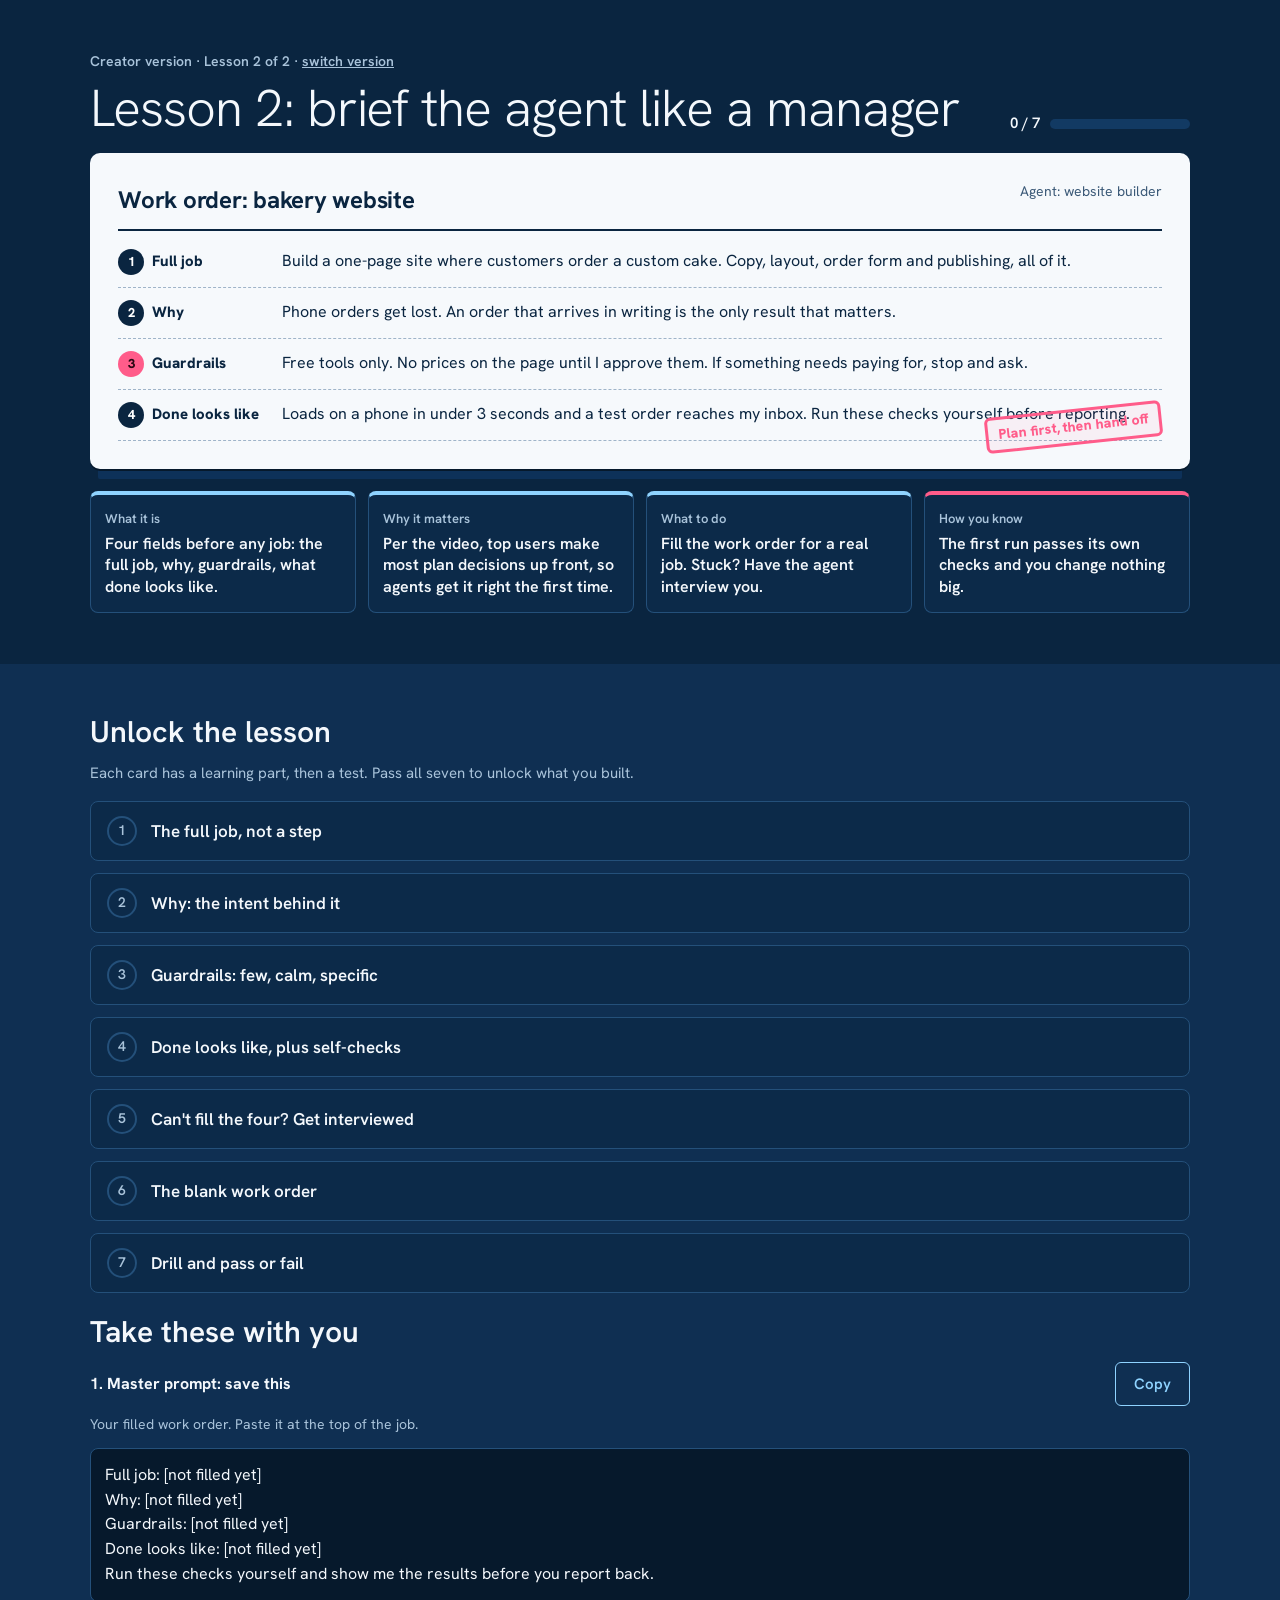
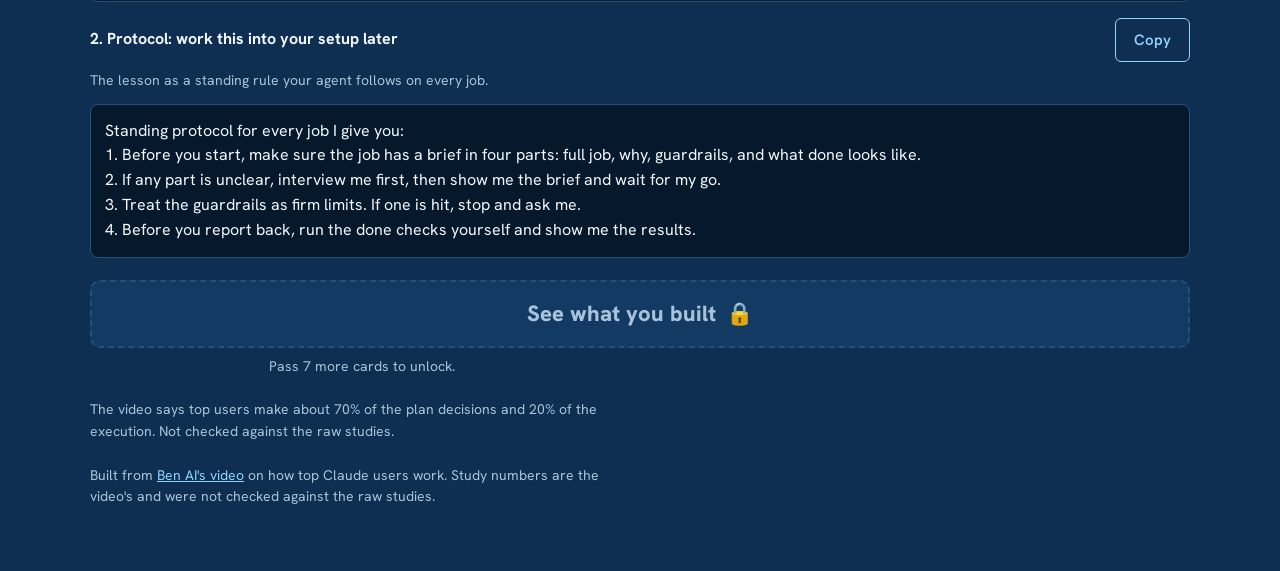
<file: creator/lesson2.html>
<!DOCTYPE html>
<html lang="en">
<head>
<meta charset="utf-8">
<meta name="viewport" content="width=device-width,initial-scale=1">
<title>Lesson 2 Manager Brief</title>
<link href="https://fonts.googleapis.com/css2?family=Hanken+Grotesk:wght@300;400;600;800&display=swap" rel="stylesheet">
<style>
:root{color-scheme:dark;--bg:#0a2540;--bg2:#0f2f52;--ink:#f4f8fc;--mute:#a9c3da;--sky:#8fd3ff;--pink:#ff5c8a;--line:#24507a;--paper:#f6f9fc;--pink2:#2a0612;--green:#3ddc97;--green2:#06281a;--red:#ff6b6b}
*{box-sizing:border-box;min-width:0}
html,body{margin:0}
body{background:var(--bg);color:var(--ink);font:16px/1.55 "Hanken Grotesk",system-ui,sans-serif;overflow-x:clip}
.band{padding-block:clamp(24px,4vw,52px);padding-inline:max(5vw,16px)}
.wrap{max-width:1100px;margin:0 auto}
.crumb{color:var(--mute);font-size:14px;font-weight:600;margin-bottom:8px}
.top{display:flex;justify-content:space-between;align-items:flex-end;gap:16px;flex-wrap:wrap;margin-bottom:18px}
h1{font-weight:300;font-size:clamp(32px,5vw,52px);line-height:1.05;letter-spacing:-.02em;margin:0;text-wrap:balance}
h2{font-weight:600;font-size:clamp(22px,3vw,30px);line-height:1.1;margin:0 0 14px}
p{margin:0 0 12px;max-width:68ch}
.trophy{display:flex;align-items:center;gap:10px;font-weight:600;font-size:15px;white-space:nowrap}
.meter{width:140px;height:10px;border-radius:99px;background:#123a63;overflow:hidden}
.meter i{display:block;height:100%;width:0;background:var(--pink);transition:width .4s}
.trophy.plat .meter i{background:linear-gradient(90deg,#e8eef5,#8fd3ff,#e8eef5)}
.bars{display:grid;grid-template-columns:repeat(4,minmax(0,1fr));gap:12px;margin-top:22px}
.bar{background:#0c2a49;border:1px solid var(--line);border-top:4px solid var(--sky);border-radius:8px;padding:14px}
.bar:nth-child(4){border-top-color:var(--pink)}
.bar small{display:block;color:var(--mute);font-size:13px;font-weight:600;margin-bottom:4px}
.bar div{font-size:16px;font-weight:600;line-height:1.35}
.alt{background:var(--bg2)}
.hint{color:var(--mute);font-size:15px;margin-bottom:16px}
.locks{display:grid;gap:12px}
details{background:#0c2a49;border:1px solid var(--line);border-radius:8px}
details[open]{border-color:var(--sky)}
summary{list-style:none;cursor:pointer;display:flex;align-items:center;gap:14px;padding:14px 16px;min-height:56px;font-weight:600;font-size:17px}
summary::-webkit-details-marker{display:none}
summary:focus-visible{outline:3px solid var(--pink);outline-offset:2px}
.lk{flex:none;width:30px;height:30px;border-radius:50%;display:grid;place-items:center;border:2px solid var(--line);color:var(--mute);font-size:14px}
details.got .lk{background:var(--pink);border-color:var(--pink);color:var(--pink2)}
.body{padding:0 16px 16px 60px}
.src{color:var(--mute);font-size:14px}
.copyhead{display:flex;justify-content:space-between;align-items:center;gap:12px;flex-wrap:wrap;margin:8px 0}
button{font:600 15px "Hanken Grotesk",sans-serif;min-height:44px;padding:0 18px;border-radius:6px;border:1px solid var(--sky);background:transparent;color:var(--sky);cursor:pointer}
button:hover{background:#123a63}
button:focus-visible,a:focus-visible,textarea:focus-visible,input:focus-visible{outline:3px solid var(--pink);outline-offset:2px}
pre{overflow-x:auto;background:#06192c;border:1px solid var(--line);border-radius:8px;padding:14px;margin:0;font:14px/1.6 ui-monospace,Menlo,Consolas,monospace;white-space:pre-wrap}
.scroll{overflow-x:auto}
table{border-collapse:collapse;width:100%;font-size:15px}
th,td{text-align:left;padding:9px 10px;border-bottom:1px solid var(--line);vertical-align:top}
th{color:var(--mute);font-weight:600;font-size:14px}
td:first-child{font-weight:600}
.opts{display:grid;gap:10px}
.opt{border:1px solid var(--line);border-radius:6px;padding:12px}
.tag{display:inline-block;font-size:13px;font-weight:600;padding:2px 8px;border-radius:99px;background:#123a63;color:var(--sky);margin-bottom:6px}
.tag.w{background:var(--pink);color:var(--pink2)}
.pass{display:grid;grid-template-columns:repeat(auto-fit,minmax(min(100%,240px),1fr));gap:10px;margin-top:10px}
.pass div{border-radius:6px;padding:12px;font-size:15px}
.pass .ok{border:1px solid var(--sky)}
.pass .no{border:1px solid var(--pink)}
ol{padding-left:1.2em;margin:6px 0}
li{margin-bottom:6px}
/* wrong (red) vs right (blue) */
.vs{display:grid;grid-template-columns:repeat(auto-fit,minmax(min(100%,260px),1fr));gap:10px;margin:8px 0 4px}
.vs div{border-radius:6px;padding:10px 12px;font-size:15px}
.vs .bad{border:1px solid var(--red);background:#2a1622}
.vs .good{border:1px solid var(--sky);background:#0f3358}
.vs b{display:block;font-size:13px;margin-bottom:2px}
.vs .bad b{color:var(--red)}
.vs .good b{color:var(--sky)}
/* try it now */
.try{margin-top:14px;border:1px dashed var(--sky);border-radius:8px;padding:14px;background:#0a2240}
.try.done{border-style:solid;border-color:var(--green)}
.tryhead{display:flex;justify-content:space-between;align-items:center;gap:8px;font-size:13px;font-weight:800;letter-spacing:.06em;text-transform:uppercase;color:var(--sky);margin-bottom:6px}
.try.done .tryhead{color:var(--green)}
.tryhead .st{font-size:12px;letter-spacing:0;text-transform:none;font-weight:600;color:var(--mute)}
.try.done .tryhead .st{color:var(--green)}
.q{font-weight:600;margin-bottom:10px}
.choices{display:grid;gap:8px}
.choice{text-align:left;width:100%;min-height:48px;padding:10px 14px;border-color:var(--line);color:var(--ink);font-weight:400;line-height:1.4}
.choice.wrong{border-color:var(--red);background:#2a1622;color:#ffd1d1}
.choice.right{border-color:var(--green);background:var(--green);color:var(--green2);font-weight:600}
.fb{margin:10px 0 0;font-size:15px;min-height:1px}
.fb.no{color:#ffb3b3}
.fb.yes{color:var(--green)}
.field{display:grid;gap:6px;margin-top:10px}
.field label{font-weight:600;font-size:15px}
.field label small{display:block;font-weight:400;color:var(--mute);font-size:14px}
textarea,input[type=text]{width:100%;font:16px/1.45 "Hanken Grotesk",sans-serif;color:var(--ink);background:#06192c;border:1px solid var(--line);border-radius:6px;padding:10px 12px}
textarea{min-height:76px;resize:vertical}
.field.ok textarea,.field.ok input{border-color:var(--green)}
.frow{display:flex;justify-content:space-between;align-items:center;gap:10px}
.frow span{font-size:13px;color:var(--mute)}
.field.ok .frow span{color:var(--green)}
.frow button{min-height:40px;padding:0 14px;font-size:14px}
/* next button */
.next{margin-top:22px}
.nextbtn{display:flex;align-items:center;justify-content:center;gap:10px;width:100%;min-height:68px;border-radius:10px;font:800 clamp(18px,2.6vw,22px) "Hanken Grotesk",sans-serif;text-decoration:none;text-align:center;padding:12px 18px}
.nextbtn.locked{background:#123a63;color:var(--mute);border:2px dashed var(--line);pointer-events:none}
.nextbtn.open{background:var(--pink);color:var(--pink2);border:2px solid var(--pink)}
.nextnote{text-align:center;color:var(--mute);font-size:14px;margin-top:8px}
.plat{display:none;margin-top:18px;padding:16px;border-radius:8px;background:linear-gradient(90deg,#dfe7f0,#8fd3ff);color:#0a2540;font-weight:600}
.plat.on{display:block}
.saved{margin-top:22px}
.saved pre{max-height:360px;overflow:auto}
@media(max-width:760px){.bars{grid-template-columns:repeat(2,minmax(0,1fr))}}
@media(max-width:600px){.body{padding-left:16px}table{font-size:13px}}
@media(prefers-reduced-motion:reduce){*{animation:none!important;transition:none!important}}
/* v2: learn / test split */
.learn{padding-bottom:4px}
.testdiv{display:flex;align-items:center;gap:10px;margin:18px 0 4px;color:var(--pink);font-size:12px;font-weight:800;letter-spacing:.12em;text-transform:uppercase}
.testdiv::before,.testdiv::after{content:"";flex:1;height:2px;background:var(--pink);opacity:.6}
.test .try:first-child{margin-top:8px}
.test .sample{background:#06192c;border:1px solid var(--line);border-radius:6px;padding:12px;margin:0 0 12px;font-size:15px}
.test .sample b{display:block;font-size:13px;color:var(--mute);margin-bottom:4px}
pre.tmpl{font:16px/1.55 "Hanken Grotesk",system-ui,sans-serif}
.mine{display:inline-block;font-size:12px;font-weight:800;padding:2px 8px;border-radius:99px;background:#ffd166;color:#2a1d00;margin-bottom:6px;letter-spacing:.02em}
.minebox{border:1px solid #ffd166;border-radius:8px;padding:12px;margin:12px 0;background:#1b2a3a}
.later{font-size:14px;color:var(--sky);margin:6px 0 0;font-weight:600}
.prefs fieldset{border:0;padding:0;margin:0 0 14px}
.prefs legend{font-weight:600;font-size:15px;margin-bottom:6px;padding:0}
.prefs label.opt2{display:flex;gap:10px;align-items:flex-start;padding:10px 12px;border:1px solid var(--line);border-radius:6px;margin-bottom:6px;cursor:pointer;font-size:15px}
.prefs label.opt2:has(input:checked){border-color:var(--sky);background:#0f3358}
.prefs input[type=radio],.prefs input[type=checkbox]{width:20px;height:20px;margin:1px 0 0;flex:none;accent-color:var(--sky)}
.backbtn{margin-top:10px;border-color:var(--pink);color:var(--pink)}
.groupcopy{margin-top:12px;width:100%;border-color:var(--pink);color:var(--pink)}
.peek{margin-top:12px;background:#06192c}
.peek summary{font-size:15px;min-height:44px}
.kit{display:grid;gap:16px;margin-top:18px}
.kitem{background:#0c2a49;border:1px solid var(--line);border-radius:8px;padding:14px}
.kitem.empty{opacity:.6}
.pick{display:grid;gap:12px;margin-top:20px}
.pick a{display:block;padding:18px;border:1px solid var(--line);border-radius:10px;background:#0c2a49;color:var(--ink);text-decoration:none}
.pick a b{font-size:20px;display:block;margin-bottom:4px}
.pick a:hover{border-color:var(--sky)}
/* v3: Lesson 1 game layer */
.mini{flex:none;width:44px;height:32px;color:var(--sky)}
.prefs label.opt2 .mini{margin-top:-4px}
.shut{display:none!important}
.starttest{margin-top:14px;width:100%;border-color:var(--pink);color:var(--pink);font-weight:800}
.speakrow{display:flex;justify-content:flex-end;margin:-4px 0 8px}
.speak{min-height:38px;padding:0 12px;font-size:14px}
.soundbar{display:flex;align-items:center;gap:12px;flex-wrap:wrap;margin:-4px 0 16px}
.soundbar button[aria-pressed=false]{border-color:var(--line);color:var(--mute)}
.match .mcols{display:grid;grid-template-columns:minmax(0,1fr) minmax(0,1fr);gap:10px}
.match h4{margin:0 0 6px;font-size:13px;color:var(--mute);font-weight:600}
.mjob,.mvis{display:flex;align-items:center;gap:8px;width:100%;text-align:left;min-height:52px;padding:8px 10px;margin-bottom:8px;border-color:var(--line);color:var(--ink);font-weight:400;font-size:14px;line-height:1.3}
.mjob.sel{border-color:var(--sky);background:#0f3358;font-weight:600}
.mjob.ok,.mvis.ok{border-color:var(--green);background:#0d3a2c;color:#c9f5e2}
.mjob.bad,.mvis.bad{border-color:var(--red);background:#2a1622}
.mjob small{display:block;color:var(--green);font-weight:600;font-size:12px}
.mvis.drop{outline:2px dashed var(--sky)}
.cmp{display:grid;grid-template-columns:minmax(0,1fr) minmax(0,1fr);gap:8px;margin-top:12px}
.cmp pre{font:13px/1.45 "Hanken Grotesk",sans-serif;padding:10px}
.cmp .copyhead{margin:0 0 6px}
.cmp .copyhead button{min-height:36px;padding:0 10px;font-size:13px}
.retake{margin-top:12px;width:100%}
</style>
</head>
<body data-lesson="l2" data-prefix="sp1c" id="top">
<section class="band">
<div class="wrap">
<div class="crumb">Creator version · Lesson 2 of 2 · <a href="../index.html" style="color:var(--mute)">switch version</a></div>
<div class="top">
<h1>Lesson 2: brief the agent like a manager</h1>
<div class="trophy" id="trophy"><span id="tcount">0 / 7</span><div class="meter"><i id="tbar"></i></div></div>
</div>
<style>
.ticket{background:var(--paper);color:#0a2540;border-radius:10px;padding:clamp(16px,3vw,28px);box-shadow:0 2px 0 #06192c,0 18px 0 -8px #0d3159;position:relative}
.thead{display:flex;justify-content:space-between;gap:12px;flex-wrap:wrap;border-bottom:2px solid #0a2540;padding-bottom:10px;margin-bottom:6px}
.thead b{font-size:clamp(18px,2.4vw,24px);letter-spacing:-.01em}
.thead span{font-size:14px;color:#3c5a78}
.tf{display:grid;grid-template-columns:150px minmax(0,1fr);gap:14px;padding:12px 0;border-bottom:1px dashed #9fb4c9}
.tf:last-of-type{border-bottom:0}
.tl{font-weight:800;font-size:15px;display:flex;gap:8px;align-items:baseline}
.tl em{font-style:normal;display:inline-grid;place-items:center;width:26px;height:26px;border-radius:50%;background:#0a2540;color:#fff;font-size:13px;flex:none}
.tf:nth-of-type(4) .tl em{background:var(--pink);color:var(--pink2)}
.tv{font-size:16px}
.stamp{position:absolute;right:clamp(12px,3vw,28px);bottom:clamp(12px,3vw,24px);border:3px solid var(--pink);color:var(--pink);font-weight:800;font-size:14px;padding:4px 10px;border-radius:6px;transform:rotate(-6deg);background:rgba(255,92,138,.06)}
@media(max-width:600px){.tf{grid-template-columns:minmax(0,1fr);gap:4px}.stamp{position:static;display:inline-block;margin-top:10px}}
</style>
<div class="ticket" role="img" aria-label="Example work order with four fields">
<div class="thead"><b>Work order: bakery website</b><span>Agent: website builder</span></div>
<div class="tf"><div class="tl"><em>1</em>Full job</div><div class="tv">Build a one-page site where customers order a custom cake. Copy, layout, order form and publishing, all of it.</div></div>
<div class="tf"><div class="tl"><em>2</em>Why</div><div class="tv">Phone orders get lost. An order that arrives in writing is the only result that matters.</div></div>
<div class="tf"><div class="tl"><em>3</em>Guardrails</div><div class="tv">Free tools only. No prices on the page until I approve them. If something needs paying for, stop and ask.</div></div>
<div class="tf"><div class="tl"><em>4</em>Done looks like</div><div class="tv">Loads on a phone in under 3 seconds and a test order reaches my inbox. Run these checks yourself before reporting.</div></div>
<div class="stamp">Plan first, then hand off</div>
</div>
<div class="bars"><div class="bar"><small>What it is</small><div>Four fields before any job: the full job, why, guardrails, what done looks like.</div></div><div class="bar"><small>Why it matters</small><div>Per the video, top users make most plan decisions up front, so agents get it right the first time.</div></div><div class="bar"><small>What to do</small><div>Fill the work order for a real job. Stuck? Have the agent interview you.</div></div><div class="bar"><small>How you know</small><div>The first run passes its own checks and you change nothing big.</div></div></div>
</div>
</section><section class="band alt">
<div class="wrap">
<h2>Unlock the lesson</h2>
<p class="hint">Each card has a learning part, then a test. Pass all seven to unlock what you built.</p>
<div class="locks" id="locks">
<details><summary><span class="lk">1</span>The full job, not a step</summary><div class="body"><div class="learn"><p>The video says top users hand over the whole outcome. A step makes the agent wait for you after every move; the whole job lets it plan the order itself.</p><div class="vs"><div class="bad"><b>Wrong: a step</b>Make a header for the site.</div><div class="good"><b>Right: the full job</b>Build the whole site that gets customers to order.</div></div></div><div class="testdiv">Test</div><div class="test"><div class="try quiz" data-quiz="l2q1" data-answer="c"><div class="tryhead">Try it now<span class="st">Pick one</span></div><p class="q">Which one is a full job?</p><div class="choices"><button type="button" class="choice" data-k="a" data-why="That is one step. The agent stops and waits for the next.">Make a header for the bakery site.</button><button type="button" class="choice" data-k="b" data-why="Still a step, and no outcome to aim at.">Pick some colors for the site.</button><button type="button" class="choice" data-k="c" data-why="The whole outcome, so the agent can plan the order itself.">Build the whole bakery site that gets customers to order a cake.</button><button type="button" class="choice" data-k="d" data-why="A step. Useful, but the agent cannot plan around it.">Fix the footer.</button></div><p class="fb" aria-live="polite"></p></div></div></div></details><details><summary><span class="lk">2</span>Why: the intent behind it</summary><div class="body"><div class="learn"><p>The why lets the agent make the calls you didn't think of. If it knows orders are the goal, it puts the order button where people see it without being told.</p><div class="vs"><div class="bad"><b>Wrong: no why</b>Add an order form.</div><div class="good"><b>Right: with why</b>A written order is the only goal, so the form is the most important thing on the page.</div></div></div><div class="testdiv">Test</div><div class="test"><div class="try quiz" data-quiz="l2q2" data-answer="c"><div class="tryhead">Try it now<span class="st">Pick one</span></div><p class="q">Which line gives the agent the why?</p><div class="choices"><button type="button" class="choice" data-k="a" data-why="That is a task with no reason behind it.">Add an order form.</button><button type="button" class="choice" data-k="b" data-why="A style choice, not the intent.">Use pink and brown.</button><button type="button" class="choice" data-k="c" data-why="Now the agent can make calls you never mentioned, like moving the button up top.">Orders are the only goal, so the order button matters most.</button><button type="button" class="choice" data-k="d" data-why="Vague, and still no reason.">Make it nice.</button></div><p class="fb" aria-live="polite"></p></div></div></div></details><details><summary><span class="lk">3</span>Guardrails: few, calm, specific</summary><div class="body"><div class="learn"><p>A few hard limits, written plainly. The video warns against ALL-CAPS "CRITICAL" or "MUST" wording, because it makes models overreact.</p><div class="vs"><div class="bad"><b>Wrong: shouting</b>CRITICAL: you MUST NEVER use paid tools!!!</div><div class="good"><b>Right: calm</b>Use only free tools. If something needs paying for, stop and ask me.</div></div></div><div class="testdiv">Test</div><div class="test"><div class="try quiz" data-quiz="l2q3" data-answer="b"><div class="tryhead">Try it now<span class="st">Pick one</span></div><p class="q">Which guardrail will an agent follow best?</p><div class="choices"><button type="button" class="choice" data-k="a" data-why="Shouting makes models overreact near the rule.">CRITICAL: you MUST NEVER use paid tools!!!</button><button type="button" class="choice" data-k="b" data-why="Calm, specific, and it says what to do when the limit is hit.">Use only free tools. If something needs paying for, stop and ask me.</button><button type="button" class="choice" data-k="c" data-why="Too vague to follow or check.">Be careful with money.</button><button type="button" class="choice" data-k="d" data-why="Names no limit at all.">Don&#x27;t do anything bad.</button></div><p class="fb" aria-live="polite"></p></div></div></div></details><details><summary><span class="lk">4</span>Done looks like, plus self-checks</summary><div class="body"><div class="learn"><p>Describe done as things you could test, then tell the agent to run those tests itself before it reports. The video credits this to Boris Cherny, who created Claude Code.</p><div class="vs"><div class="bad"><b>Wrong: vague</b>Make it look good.</div><div class="good"><b>Right: testable</b>Loads under 3 seconds on a phone. The test order arrives. Show me the result.</div></div></div><div class="testdiv">Test</div><div class="test"><div class="try quiz" data-quiz="l2q4" data-answer="c"><div class="tryhead">Try it now<span class="st">Pick one</span></div><p class="q">Which &quot;done&quot; can the agent check by itself?</p><div class="choices"><button type="button" class="choice" data-k="a" data-why="Nobody can test &quot;good&quot;.">Make it look good.</button><button type="button" class="choice" data-k="b" data-why="Same problem: no check to run.">Make it professional.</button><button type="button" class="choice" data-k="c" data-why="Two tests the agent can run, plus the order to run them.">Loads on a phone in under 3 seconds and the test order reaches my inbox. Run these checks and show me.</button><button type="button" class="choice" data-k="d" data-why="That hands the call back to the agent with nothing to measure.">Done when you think it is done.</button></div><p class="fb" aria-live="polite"></p></div></div></div></details><details><summary><span class="lk">5</span>Can&#x27;t fill the four? Get interviewed</summary><div class="body"><div class="learn"><p>When the job is still fuzzy, the video's move is to flip it: the agent asks, you answer, and it writes the brief.</p><div class="copyhead"><b>Interview prompt</b><button type="button" data-copy="interview">Copy</button></div><pre id="interview" class="tmpl">Before doing anything, interview me so you can write a full brief for this job. Ask me questions until you can cover the full job, why it matters, the guardrails, and what done looks like with checks you can run yourself. Then show me the brief in four parts and wait for my go.</pre></div><div class="testdiv">Test</div><div class="test"><div class="try quiz" data-quiz="l2q5" data-answer="b"><div class="tryhead">Try it now (1 of 2)<span class="st">Pick one</span></div><p class="q">You know you need a site but can&#x27;t say what done looks like. What now?</p><div class="choices"><button type="button" class="choice" data-k="a" data-why="A blank line means the agent guesses, and guesses are what cause redirects.">Send the four lines with &quot;Done: TBD&quot;</button><button type="button" class="choice" data-k="b" data-why="The agent pulls the missing line out of you.">Paste the interview prompt and answer its questions</button></div><p class="fb" aria-live="polite"></p></div></div></div></details><details><summary><span class="lk">6</span>The blank work order</summary><div class="body"><div class="learn"><p>Paste this at the top of any agent job and fill the four lines.</p><div class="copyhead"><b>Brief template</b><button type="button" data-copy="tmpl">Copy</button></div><pre id="tmpl" class="tmpl">Full job: [the whole outcome, not a step]
Why: [what this is for, and the one result that matters]
Guardrails: [a few plain limits; what to do if one is hit]
Done looks like: [testable checks]. Run these checks yourself and show me the results before you report back.</pre></div><div class="testdiv">Test</div><div class="test"><div class="try typed"><div class="tryhead">Try it now<span class="st">Saved as you type</span></div><p class="q">Fill the work order for a real job of your own.</p><p class="later">Finish the lesson. Everything you write is waiting for you at the end.</p><div class="field"><label for="l2_job">Full job<small>The whole outcome, not a step.</small></label><textarea id="l2_job" data-save="l2_job" data-min="8" placeholder=""></textarea><div class="frow"><span>Not answered yet</span><button type="button">Copy</button></div></div><div class="field"><label for="l2_why">Why<small>What it is for, and the one result that matters.</small></label><textarea id="l2_why" data-save="l2_why" data-min="8" placeholder=""></textarea><div class="frow"><span>Not answered yet</span><button type="button">Copy</button></div></div><div class="field"><label for="l2_guard">Guardrails<small>A few calm limits, and what to do if one is hit.</small></label><textarea id="l2_guard" data-save="l2_guard" data-min="8" placeholder=""></textarea><div class="frow"><span>Not answered yet</span><button type="button">Copy</button></div></div><div class="field"><label for="l2_done">Done looks like<small>Checks the agent can run itself.</small></label><textarea id="l2_done" data-save="l2_done" data-min="8" placeholder=""></textarea><div class="frow"><span>Not answered yet</span><button type="button">Copy</button></div></div><button type="button" class="groupcopy" data-copygroup="1">Copy all four, with titles</button></div></div></div></details><details><summary><span class="lk">7</span>Drill and pass or fail</summary><div class="body"><div class="learn"><ol><li>Pick a real agent job.</li><li>Send it your filled work order. If a line is still blank, use the interview prompt first.</li><li>Let the agent run without stepping in.</li></ol><div class="pass"><div class="ok"><b>Pass</b><br>The first run passes its own checks, and your fixes are small.</div><div class="no"><b>Fail</b><br>You had to redirect it. Find which of the four lines was missing.</div></div></div><div class="testdiv">Test</div><div class="test"><div class="try quiz" data-quiz="l2q7" data-answer="b"><div class="tryhead">Try it now<span class="st">Pick one</span></div><p class="q">Your first run needed redirecting. What is the first move?</p><div class="choices"><button type="button" class="choice" data-k="a" data-why="Shouting makes it worse, per card 3.">Rewrite the brief in ALL CAPS so it listens</button><button type="button" class="choice" data-k="b" data-why="The fix lives in the brief, not in more pushing.">Find which of the four lines was missing or vague, fix it, rerun</button><button type="button" class="choice" data-k="c" data-why="Per the video, beginners quit about 19% of the time versus 5 to 7% for top users. Fix the brief instead.">Give up on agents for this job</button><button type="button" class="choice" data-k="d" data-why="That puts all the planning and the work back on you.">Do the job yourself</button></div><p class="fb" aria-live="polite"></p></div><div class="try typed"><div class="tryhead">Try it now<span class="st">Saved as you type</span></div><p class="q">Lock in the drill.</p><p class="later">Finish the lesson. Everything you write is waiting for you at the end.</p><div class="field"><label for="l2_task">Which real job gets this brief first?</label><input type="text" id="l2_task" data-save="l2_task" data-min="3" placeholder="" autocomplete="off"><div class="frow"><span>Not answered yet</span><button type="button">Copy</button></div></div></div></div></div></details>
</div>
<div class="saved"><h2 style="margin-top:8px">Take these with you</h2><div class="copyhead"><b>1. Master prompt: save this</b><button type="button" data-copy="master">Copy</button></div><p class="src">Your filled work order. Paste it at the top of the job.</p><pre id="master" class="tmpl"></pre><div class="copyhead" style="margin-top:16px"><b>2. Protocol: work this into your setup later</b><button type="button" data-copy="protocol">Copy</button></div><p class="src">The lesson as a standing rule your agent follows on every job.</p><pre id="protocol" class="tmpl"></pre></div>
<div class="plat" id="plat">Platinum: Lesson 2 complete.</div><div class="next"><a id="nextbtn" class="nextbtn locked" href="finish.html" aria-disabled="true" tabindex="-1"><span>See what you built</span><span class="ico" aria-hidden="true">🔒</span></a><p class="nextnote" id="nextnote"></p></div>
<p class="src" style="margin-top:22px">The video says top users make about 70% of the plan decisions and 20% of the execution. Not checked against the raw studies.</p>
<p class="src" style="margin-top:22px">Built from <a href="https://www.youtube.com/watch?v=81Jg17dQz1A" style="color:var(--sky)">Ben AI's video</a> on how top Claude users work. Study numbers are the video's and were not checked against the raw studies.</p>
</div>
</section>
<script>
(function(){
const P=(document.body.dataset.prefix||'sp1x')+':';
const S={get:k=>{try{return localStorage.getItem(P+k)}catch(e){return null}},
 set:(k,v)=>{try{localStorage.setItem(P+k,v)}catch(e){}},
 del:k=>{try{localStorage.removeItem(P+k)}catch(e){}},
 clear:()=>{try{Object.keys(localStorage).filter(k=>k.startsWith(P)).forEach(k=>localStorage.removeItem(k))}catch(e){}}};
const val=id=>(S.get('f:'+id)||'').trim();

const WO=[['l2_job','Full job'],['l2_why','Why'],['l2_guard','Guardrails'],['l2_done','Done looks like']];
const workOrder=()=>WO.map(([id,t])=>t+': '+(val(id)||'[not filled yet]')).join('\n');
const master=()=>workOrder()+'\nRun these checks yourself and show me the results before you report back.';
const PROTOCOL=`Standing protocol for every job I give you:
1. Before you start, make sure the job has a brief in four parts: full job, why, guardrails, and what done looks like.
2. If any part is unclear, interview me first, then show me the brief and wait for my go.
3. Treat the guardrails as firm limits. If one is hit, stop and ask me.
4. Before you report back, run the done checks yourself and show me the results.`;

/* ---------- sound (only on pages with a sound switch) ---------- */
const soundOn=()=>!!document.getElementById('soundtoggle')&&S.get('sound')!=='off';
let AC=null;
function tone(ok){
 if(!soundOn())return;
 try{
  AC=AC||new (window.AudioContext||window.webkitAudioContext)();
  if(AC.state==='suspended')AC.resume();
  const t=AC.currentTime,notes=ok?[[880,0],[1318.5,.11]]:[[185,0]];
  notes.forEach(([f,d])=>{
   const o=AC.createOscillator(),g=AC.createGain();
   o.type=ok?'sine':'triangle';o.frequency.value=f;
   const peak=ok?.09:.05,len=ok?.55:.3;
   g.gain.setValueAtTime(.0001,t+d);g.gain.exponentialRampToValueAtTime(peak,t+d+.02);g.gain.exponentialRampToValueAtTime(.0001,t+d+len);
   o.connect(g);g.connect(AC.destination);o.start(t+d);o.stop(t+d+len+.05);
  });
 }catch(e){}
}

async function copyText(text,btn){
 const label=btn.dataset.label||btn.textContent;btn.dataset.label=label;
 let ok=false;
 try{await navigator.clipboard.writeText(text);ok=true}catch(e){
  const t=document.createElement('textarea');t.value=text;t.setAttribute('readonly','');t.style.position='fixed';t.style.opacity='0';
  document.body.appendChild(t);t.select();t.setSelectionRange(0,text.length);
  try{ok=document.execCommand('copy')}catch(e2){}
  t.remove();
 }
 btn.textContent=ok?'Copied':'Copy failed, select and copy by hand';
 setTimeout(()=>{btn.textContent=label},2000);
}

/* ---------- answer-style block (Lesson 1, card 4) ---------- */
const MATCH_LINE='- Pick the visual by the job: a dashboard for numbers I watch, a sheet for rows to sort or fill, a doc for a plan to keep, a whiteboard for a process, slides for a walkthrough, and a one-page page for a one-off report.';
function prefBlock(f){
 if(!f)return'';
 const g=n=>{const e=f.querySelector(`[name=${n}]:checked`);return e?e.value:''};
 const all=n=>[...f.querySelectorAll(`[name=${n}]:checked`)].map(e=>e.value);
 const L=['How I want your answers:'];
 const STRUCT={four:'- Answer top-down in four parts: 1. Needs me: what only I can decide or give ("None" if nothing). 2. Goal met?: yes, partly or no, with the proof. 3. Short path: the next 1 to 3 steps. 4. Errors and why: what failed or is uncertain, and why.',
  concise:'- Keep every answer concise. Lead with what matters and cut the rest.',
  bottom:'- Give me the bottom line first, in one or two sentences, then the details.',
  qa:'- Answer as questions and answers: each question I would ask, then a short answer to it.'};
 if(STRUCT[g('structure')])L.push(STRUCT[g('structure')]);
 const v=all('vis');
 if(v.length)L.push('- When an answer would be a long block of text, give it to me as a visual instead. Formats I use: '+v.join(', ')+'.');
 L.push(...({fast:['- I read fast. Keep it tight and skip recaps.'],slow:['- I take my time reading. Use short sentences and one idea per line.'],
   both:['- My reading pace changes day to day. Put the key point in the first line so I can stop early, and keep the rest easy to skim.']})[g('speed')]||[]);
 L.push(...({visual:['- Lead with a visual, then the words.'],words:['- Lead with words. Add a visual only when it saves me reading.'],
   both:['- Give me a short visual and short words side by side.'],bullets:['- Use bullet points instead of paragraphs.']})[g('lead')]||[]);
 const m=document.getElementById('match');if(m&&m.dataset.ok)L.push(MATCH_LINE);
 const r=all('read');
 if(r.includes('dys'))L.push('- I have dyslexia. Use short sentences, bullet points and bold key words. No dense paragraphs. Use plain, easy-to-read fonts in anything visual.');
 if(r.includes('color'))L.push('- I am color blind. Never use color alone to show meaning; add labels, icons or patterns, and keep contrast high.');
 if(r.includes('small'))L.push('- Small text is hard for me. Use large text in anything visual.');
 if(r.includes('long'))L.push('- Long paragraphs lose me. Keep each paragraph to two or three lines.');
 const other=(f.querySelector('[name=read_other]')||{}).value||'';
 if(r.includes('other')&&other.trim())L.push('- Reading note: '+other.trim());
 return L.join('\n');
}
function prefOk(f){
 const has=n=>!f.querySelector(`[name=${n}]`)||!!f.querySelector(`[name=${n}]:checked`);
 const other=f.querySelector('[name=read_other]');
 const otherOk=!(f.querySelector('[name=read][value=other]:checked'))||(other&&other.value.trim().length>=3);
 const m=document.getElementById('match');
 return has('structure')&&has('vis')&&has('speed')&&has('lead')&&has('read')&&otherOk&&(!m||!!m.dataset.ok);
}

/* ---------- take-home kit ---------- */
const KIT=[
 ['My answer-style block','Lesson 1. Give this to your agent as a standing instruction.',()=>val('l1_block')],
 ['My answer-style block, Version 1','Lesson 1. Your first try, kept when you retook the questions.',()=>val('l1_block_v1'),true],
 ['My work order','Lesson 2. Your master prompt: paste it at the top of a job.',()=>WO.some(([id])=>val(id))?master():''],
 ['My brief protocol','Lesson 2. A standing rule to build into your setup.',()=>S.get('pass:l2')?PROTOCOL:'']
];

document.addEventListener('DOMContentLoaded',()=>{
 if('scrollRestoration' in history)history.scrollRestoration='manual';
 window.scrollTo(0,0);

 document.querySelectorAll('[data-copy]').forEach(b=>b.addEventListener('click',()=>{
  copyText(document.getElementById(b.dataset.copy).textContent,b)}));

 const ds=[...document.querySelectorAll('#locks > details')];

 /* pacing: the test opens only after the lesson part */
 const openTest=d=>{const t=d.querySelector('.test.shut');if(t){t.classList.remove('shut');const b=d.querySelector('.starttest');if(b)b.remove();S.set('open:'+document.body.dataset.lesson+':'+ds.indexOf(d),'1')}};
 ds.forEach((d,i)=>{
  const b=d.querySelector('.starttest');if(!b)return;
  if(S.get('open:'+document.body.dataset.lesson+':'+i))openTest(d);
  b.addEventListener('click',()=>{openTest(d);const t=d.querySelector('.test');if(t)t.scrollIntoView({behavior:'smooth',block:'start'})});
 });

 /* quizzes */
 document.querySelectorAll('.quiz').forEach(qz=>{
  const id=qz.dataset.quiz,ans=qz.dataset.answer,fb=qz.querySelector('.fb'),st=qz.querySelector('.st');
  const bs=[...qz.querySelectorAll('.choice')];
  const win=(b,silent)=>{
   qz.dataset.ok='1';qz.classList.add('done');bs.forEach(x=>x.classList.remove('wrong'));b.classList.add('right');
   fb.className='fb yes';fb.textContent='Right. '+b.dataset.why;st.textContent='Passed';
   const old=qz.querySelector('.backbtn');if(old)old.remove();
   if(!silent){S.set('q:'+id,'ok');tone(true);update()}
  };
  bs.forEach(b=>b.addEventListener('click',()=>{
   if(qz.dataset.ok)return;
   if(b.dataset.k===ans){win(b);return}
   tone(false);
   b.classList.add('wrong');fb.className='fb no';fb.textContent=(b.dataset.back?'':'Not this one. ')+b.dataset.why+(b.dataset.back?'':' Try again.');
   if(b.dataset.back&&!qz.querySelector('.backbtn')){
    const bb=document.createElement('button');bb.type='button';bb.className='backbtn';bb.textContent='Back to card '+b.dataset.back;
    bb.addEventListener('click',()=>{const d=ds[+b.dataset.back-1];d.open=true;openTest(d);d.scrollIntoView({behavior:'smooth'});b.classList.remove('wrong');bb.remove();fb.textContent=''});
    fb.after(bb);
   }
  }));
  if(S.get('q:'+id)==='ok'){const b=bs.find(x=>x.dataset.k===ans);if(b)win(b,true)}
 });

 /* typed answers */
 document.querySelectorAll('[data-save]').forEach(el=>{
  const id=el.dataset.save,min=+(el.dataset.min||1),wrap=el.closest('.field'),st=wrap.querySelector('.frow span');
  const v=S.get('f:'+id);if(v!==null)el.value=v;
  const check=()=>{const ok=el.value.trim().length>=min;wrap.classList.toggle('ok',ok);el.dataset.ok=ok?'1':'';
   st.textContent=ok?'Saved on this phone':(el.value.trim()?'Saved, keep going':'Not answered yet');return ok};
  el.addEventListener('input',()=>{S.set('f:'+id,el.value);check();update()});
  wrap.querySelector('button').addEventListener('click',e=>copyText(el.value.trim()?el.value:'(empty)',e.currentTarget));
  check();
 });

 /* matching game: tap a job then a visual, or drag a job onto a visual */
 const mg=document.getElementById('match');let sync=()=>{};
 if(mg){
  let done={};try{done=JSON.parse(S.get('match')||'{}')}catch(e){}
  const jobs=[...mg.querySelectorAll('.mjob')],vis=[...mg.querySelectorAll('.mvis')],fb=mg.querySelector('.fb');
  let sel=null;
  const mark=()=>{
   jobs.forEach(j=>{const ok=!!done[j.dataset.m];j.classList.toggle('ok',ok);j.disabled=ok;j.draggable=!ok;
    const s=j.querySelector('small');if(s)s.textContent=ok?'→ '+mg.querySelector(`.mvis[data-v="${j.dataset.m}"] span`).textContent:''});
   vis.forEach(v=>v.classList.toggle('ok',!!done[v.dataset.v]));
   const all=jobs.every(j=>done[j.dataset.m]);mg.dataset.ok=all?'1':'';
   mg.querySelector('.st').textContent=all?'All matched':jobs.filter(j=>done[j.dataset.m]).length+' of '+jobs.length+' matched';
  };
  const pick=j=>{if(done[j.dataset.m])return;sel=j;jobs.forEach(x=>x.classList.toggle('sel',x===j));fb.className='fb';fb.textContent='Now tap the visual for: '+j.dataset.label};
  const tryMatch=(j,v)=>{
   if(!j||done[j.dataset.m])return;
   if(v.dataset.v===j.dataset.m){done[j.dataset.m]=1;S.set('match',JSON.stringify(done));sel=null;jobs.forEach(x=>x.classList.remove('sel'));
    fb.className='fb yes';fb.textContent='Right. '+j.dataset.label+' → '+v.querySelector('span').textContent+'.';tone(true);mark();sync();update()}
   else{tone(false);fb.className='fb no';fb.textContent='Not quite. '+v.querySelector('span').textContent+' is for '+v.dataset.what+'. Try another.';
    [j,v].forEach(x=>{x.classList.add('bad');setTimeout(()=>x.classList.remove('bad'),700)})}
  };
  jobs.forEach(j=>{j.addEventListener('click',()=>pick(j));j.addEventListener('dragstart',e=>{pick(j);try{e.dataTransfer.setData('text/plain',j.dataset.m)}catch(x){}})});
  vis.forEach(v=>{
   v.addEventListener('click',()=>{if(sel)tryMatch(sel,v);else{fb.className='fb';fb.textContent='Tap a job on the left first.'}});
   v.addEventListener('dragover',e=>{e.preventDefault();v.classList.add('drop')});
   v.addEventListener('dragleave',()=>v.classList.remove('drop'));
   v.addEventListener('drop',e=>{e.preventDefault();v.classList.remove('drop');tryMatch(sel,v)});
  });
  mark();
 }

 /* preference questionnaire */
 const pf=document.getElementById('prefs');
 if(pf){
  let saved={};try{saved=JSON.parse(S.get('prefs')||'{}')}catch(e){}
  const load=o=>pf.querySelectorAll('input').forEach(i=>{if(i.type==='text')i.value=o[i.name]||'';else i.checked=!!o[i.name+'='+i.value]});
  load(saved);
  const cmp=document.getElementById('compare');
  sync=()=>{
   const o={};pf.querySelectorAll('input').forEach(i=>{if(i.type==='text')o[i.name]=i.value;else if(i.checked)o[i.name+'='+i.value]=1});
   S.set('prefs',JSON.stringify(o));
   const ok=prefOk(pf),txt=prefBlock(pf);
   pf.dataset.ok=ok?'1':'';
   document.getElementById('prefblock').textContent=ok?txt:'Answer every question above and your block appears here.';
   if(ok)S.set('f:l1_block',txt);
   const tr=pf.closest('.try');tr.classList.toggle('done',ok);tr.querySelector('.st').textContent=ok?'Block built, saved':'Answer all';
   const v1=val('l1_block_v1');
   if(cmp){cmp.classList.toggle('shut',!v1);document.getElementById('v1block').textContent=v1;
    document.getElementById('v2block').textContent=ok?txt:'Answer every question to build Version 2.'}
   const rt=document.getElementById('retake');if(rt)rt.disabled=!ok;
  };
  pf.addEventListener('change',e=>{
   const t=e.target;
   if(t.name==='read'&&t.checked){ // "None" clears the rest, anything else clears "None"
    if(t.value==='none')pf.querySelectorAll('[name=read]').forEach(x=>{if(x!==t)x.checked=false});
    else{const n=pf.querySelector('[name=read][value=none]');if(n)n.checked=false}
   }
   sync();update()});
  pf.addEventListener('input',()=>{sync();update()});
  const rt=document.getElementById('retake');
  if(rt)rt.addEventListener('click',()=>{
   if(!pf.dataset.ok)return;
   S.set('f:l1_block_v1',prefBlock(pf));S.del('f:l1_block');load({});sync();update();
   pf.scrollIntoView({behavior:'smooth',block:'start'});
  });
  sync();
 }

 /* read aloud */
 const tg=document.getElementById('soundtoggle');
 if(tg){
  const canSpeak='speechSynthesis' in window;
  const paint=()=>{const on=soundOn();tg.setAttribute('aria-pressed',on?'true':'false');tg.textContent=on?'Sound: on':'Sound: off';
   document.querySelectorAll('.speakrow').forEach(r=>r.classList.toggle('shut',!on||!canSpeak));
   if(!on&&canSpeak)speechSynthesis.cancel()};
  tg.addEventListener('click',()=>{S.set('sound',soundOn()?'off':'on');paint();if(soundOn())tone(true)});
  ds.forEach(d=>{
   const body=d.querySelector('.body');if(!body)return;
   const row=document.createElement('div');row.className='speakrow';
   const b=document.createElement('button');b.type='button';b.className='speak';b.textContent='🔊 Read aloud';row.appendChild(b);body.prepend(row);
   b.addEventListener('click',()=>{
    if(!canSpeak)return;
    if(speechSynthesis.speaking){speechSynthesis.cancel();document.querySelectorAll('.speak').forEach(x=>x.textContent='🔊 Read aloud');return}
    const c=d.querySelector('.learn').cloneNode(true);c.querySelectorAll('pre,button,.copyhead,.speakrow,svg').forEach(x=>x.remove());
    let txt=d.querySelector('summary').textContent.replace(/^\d+/,'')+'. '+c.innerText.replace(/\s+/g,' ');
    const t=d.querySelector('.test:not(.shut)');
    if(t)t.querySelectorAll('.q,.sample').forEach(q=>{txt+=' '+q.innerText});
    const u=new SpeechSynthesisUtterance(txt);u.lang='en-US';u.rate=1;
    u.onend=u.onerror=()=>{b.textContent='🔊 Read aloud'};
    b.textContent='■ Stop';speechSynthesis.speak(u);
   });
  });
  paint();
 }

 /* group copy (work order) and live blocks */
 document.querySelectorAll('[data-copygroup]').forEach(b=>b.addEventListener('click',()=>copyText(workOrder(),b)));
 const live=()=>{const m=document.getElementById('master');if(m)m.textContent=master();const p=document.getElementById('protocol');if(p)p.textContent=PROTOCOL};

 /* cards, meter, unlock */
 const done=c=>[...c.querySelectorAll('.quiz,[data-save][data-min],#prefs')].every(x=>x.dataset.ok);
 function update(){
  live();
  if(!ds.length)return;
  let n=0;
  ds.forEach(d=>{
   const ok=done(d);d.classList.toggle('got',ok);if(ok)n++;
   d.querySelectorAll('.try.typed').forEach(t=>t.classList.toggle('done',[...t.querySelectorAll('[data-save][data-min]')].every(f=>f.dataset.ok)));
  });
  const t=ds.length,all=n===t;
  document.getElementById('tcount').textContent=n+' / '+t;
  document.getElementById('tbar').style.width=(n/t*100)+'%';
  document.getElementById('trophy').classList.toggle('plat',all);
  document.getElementById('plat').classList.toggle('on',all);
  const nb=document.getElementById('nextbtn'),nn=document.getElementById('nextnote');
  if(nb){nb.classList.toggle('locked',!all);nb.classList.toggle('open',all);nb.setAttribute('aria-disabled',all?'false':'true');
   nb.tabIndex=all?0:-1;nb.querySelector('.ico').textContent=all?'→':'🔒';
   nn.textContent=all?'Passed. Tap to go on.':'Pass '+(t-n)+' more card'+(t-n===1?'':'s')+' to unlock.'}
  if(all)S.set('pass:'+document.body.dataset.lesson,'1');
 }

 /* kit page */
 const kit=document.getElementById('kit');
 if(kit){
  const items=KIT.map(([t,s,fn,hide])=>({t,s,v:fn(),hide})).filter(i=>i.v||!i.hide);
  kit.innerHTML='';
  items.forEach(it=>{
   const d=document.createElement('div');d.className='kitem'+(it.v?'':' empty');
   d.innerHTML=`<div class="copyhead"><b></b><button type="button">Copy</button></div><p class="src"></p><pre class="tmpl"></pre>`;
   d.querySelector('b').textContent=it.t;d.querySelector('.src').textContent=it.s;
   d.querySelector('pre').textContent=it.v||'Not built yet. Finish the lesson to fill this in.';
   d.querySelector('button').addEventListener('click',e=>copyText(it.v||'',e.currentTarget));
   kit.appendChild(d);
  });
  document.getElementById('copyall').addEventListener('click',e=>copyText(items.filter(i=>i.v).map(i=>'== '+i.t+' ==\n'+i.v).join('\n\n'),e.currentTarget));
 }

 document.querySelectorAll('[data-passed]').forEach(el=>{if(S.get('pass:'+el.dataset.passed))el.textContent='Passed'});

 const rs=document.getElementById('reset');
 if(rs)rs.addEventListener('click',()=>{
  if(rs.dataset.armed){S.clear();location.href='lesson1.html'}
  else{rs.dataset.armed='1';rs.textContent='Tap again to erase every answer';setTimeout(()=>{delete rs.dataset.armed;rs.textContent='Start over'},4000)}
 });

 update();
});
})();
</script>
</body>
</html>
</file>
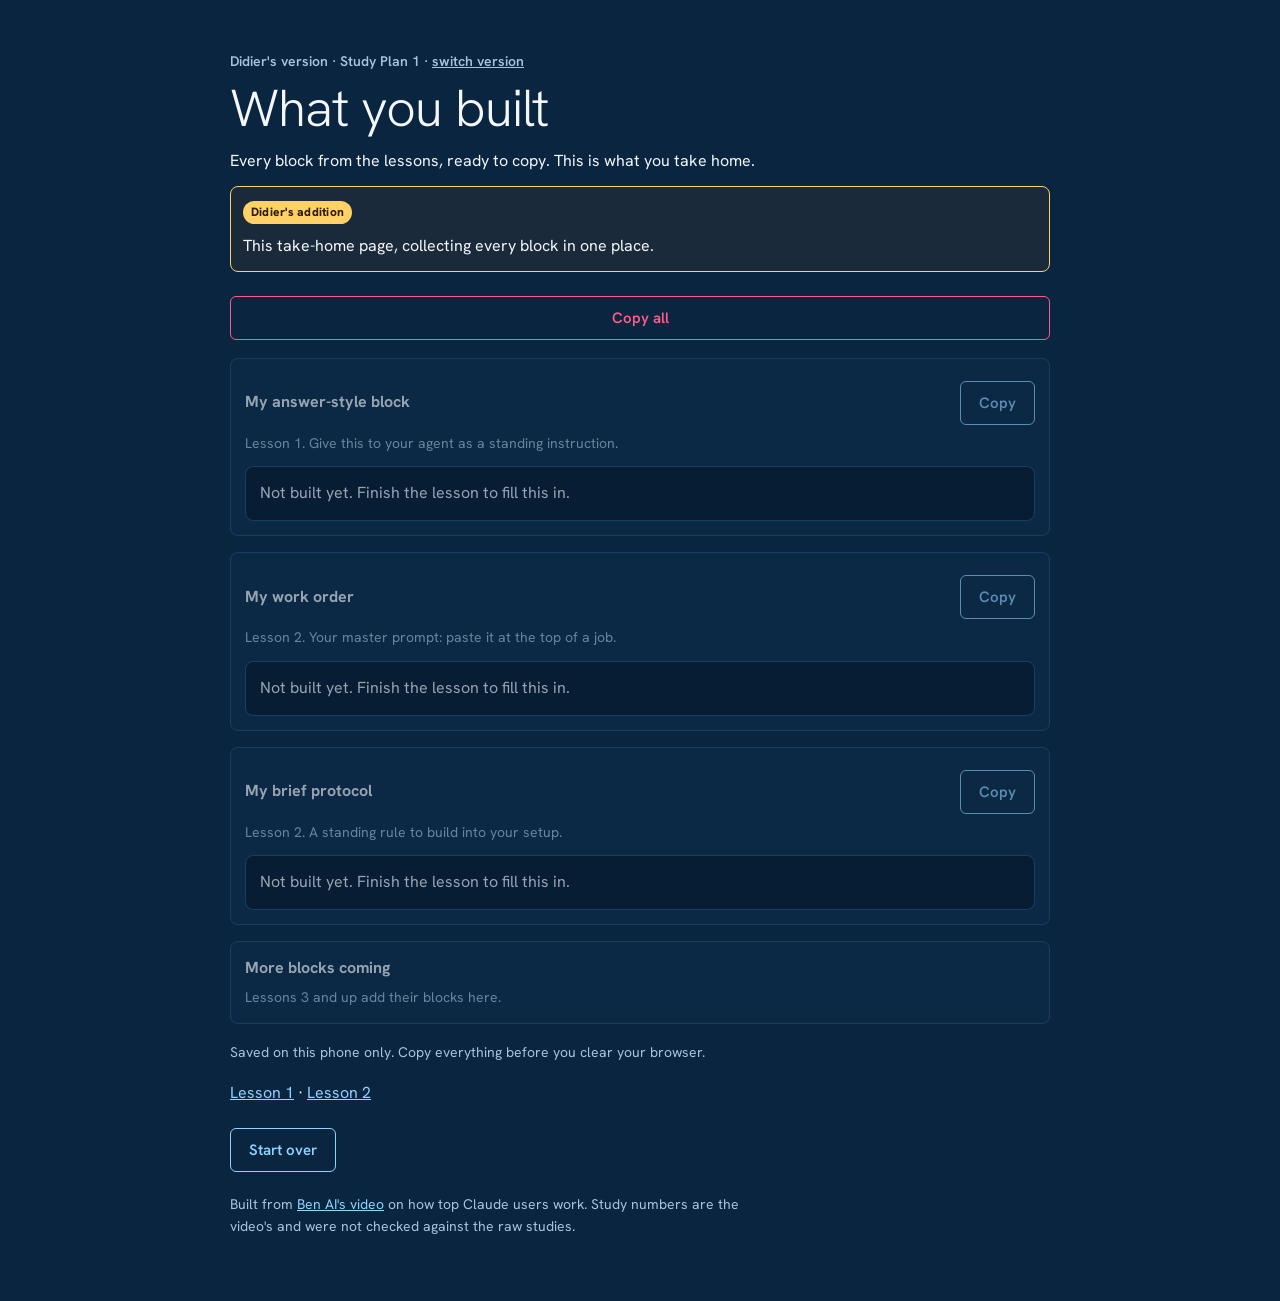
<file: didier/finish.html>
<!DOCTYPE html>
<html lang="en">
<head>
<meta charset="utf-8">
<meta name="viewport" content="width=device-width,initial-scale=1">
<title>Your Take-Home Kit</title>
<link href="https://fonts.googleapis.com/css2?family=Hanken+Grotesk:wght@300;400;600;800&display=swap" rel="stylesheet">
<style>
:root{color-scheme:dark;--bg:#0a2540;--bg2:#0f2f52;--ink:#f4f8fc;--mute:#a9c3da;--sky:#8fd3ff;--pink:#ff5c8a;--line:#24507a;--paper:#f6f9fc;--pink2:#2a0612;--green:#3ddc97;--green2:#06281a;--red:#ff6b6b}
*{box-sizing:border-box;min-width:0}
html,body{margin:0}
body{background:var(--bg);color:var(--ink);font:16px/1.55 "Hanken Grotesk",system-ui,sans-serif;overflow-x:clip}
.band{padding-block:clamp(24px,4vw,52px);padding-inline:max(5vw,16px)}
.wrap{max-width:1100px;margin:0 auto}
.crumb{color:var(--mute);font-size:14px;font-weight:600;margin-bottom:8px}
.top{display:flex;justify-content:space-between;align-items:flex-end;gap:16px;flex-wrap:wrap;margin-bottom:18px}
h1{font-weight:300;font-size:clamp(32px,5vw,52px);line-height:1.05;letter-spacing:-.02em;margin:0;text-wrap:balance}
h2{font-weight:600;font-size:clamp(22px,3vw,30px);line-height:1.1;margin:0 0 14px}
p{margin:0 0 12px;max-width:68ch}
.trophy{display:flex;align-items:center;gap:10px;font-weight:600;font-size:15px;white-space:nowrap}
.meter{width:140px;height:10px;border-radius:99px;background:#123a63;overflow:hidden}
.meter i{display:block;height:100%;width:0;background:var(--pink);transition:width .4s}
.trophy.plat .meter i{background:linear-gradient(90deg,#e8eef5,#8fd3ff,#e8eef5)}
.bars{display:grid;grid-template-columns:repeat(4,minmax(0,1fr));gap:12px;margin-top:22px}
.bar{background:#0c2a49;border:1px solid var(--line);border-top:4px solid var(--sky);border-radius:8px;padding:14px}
.bar:nth-child(4){border-top-color:var(--pink)}
.bar small{display:block;color:var(--mute);font-size:13px;font-weight:600;margin-bottom:4px}
.bar div{font-size:16px;font-weight:600;line-height:1.35}
.alt{background:var(--bg2)}
.hint{color:var(--mute);font-size:15px;margin-bottom:16px}
.locks{display:grid;gap:12px}
details{background:#0c2a49;border:1px solid var(--line);border-radius:8px}
details[open]{border-color:var(--sky)}
summary{list-style:none;cursor:pointer;display:flex;align-items:center;gap:14px;padding:14px 16px;min-height:56px;font-weight:600;font-size:17px}
summary::-webkit-details-marker{display:none}
summary:focus-visible{outline:3px solid var(--pink);outline-offset:2px}
.lk{flex:none;width:30px;height:30px;border-radius:50%;display:grid;place-items:center;border:2px solid var(--line);color:var(--mute);font-size:14px}
details.got .lk{background:var(--pink);border-color:var(--pink);color:var(--pink2)}
.body{padding:0 16px 16px 60px}
.src{color:var(--mute);font-size:14px}
.copyhead{display:flex;justify-content:space-between;align-items:center;gap:12px;flex-wrap:wrap;margin:8px 0}
button{font:600 15px "Hanken Grotesk",sans-serif;min-height:44px;padding:0 18px;border-radius:6px;border:1px solid var(--sky);background:transparent;color:var(--sky);cursor:pointer}
button:hover{background:#123a63}
button:focus-visible,a:focus-visible,textarea:focus-visible,input:focus-visible{outline:3px solid var(--pink);outline-offset:2px}
pre{overflow-x:auto;background:#06192c;border:1px solid var(--line);border-radius:8px;padding:14px;margin:0;font:14px/1.6 ui-monospace,Menlo,Consolas,monospace;white-space:pre-wrap}
.scroll{overflow-x:auto}
table{border-collapse:collapse;width:100%;font-size:15px}
th,td{text-align:left;padding:9px 10px;border-bottom:1px solid var(--line);vertical-align:top}
th{color:var(--mute);font-weight:600;font-size:14px}
td:first-child{font-weight:600}
.opts{display:grid;gap:10px}
.opt{border:1px solid var(--line);border-radius:6px;padding:12px}
.tag{display:inline-block;font-size:13px;font-weight:600;padding:2px 8px;border-radius:99px;background:#123a63;color:var(--sky);margin-bottom:6px}
.tag.w{background:var(--pink);color:var(--pink2)}
.pass{display:grid;grid-template-columns:repeat(auto-fit,minmax(min(100%,240px),1fr));gap:10px;margin-top:10px}
.pass div{border-radius:6px;padding:12px;font-size:15px}
.pass .ok{border:1px solid var(--sky)}
.pass .no{border:1px solid var(--pink)}
ol{padding-left:1.2em;margin:6px 0}
li{margin-bottom:6px}
/* wrong (red) vs right (blue) */
.vs{display:grid;grid-template-columns:repeat(auto-fit,minmax(min(100%,260px),1fr));gap:10px;margin:8px 0 4px}
.vs div{border-radius:6px;padding:10px 12px;font-size:15px}
.vs .bad{border:1px solid var(--red);background:#2a1622}
.vs .good{border:1px solid var(--sky);background:#0f3358}
.vs b{display:block;font-size:13px;margin-bottom:2px}
.vs .bad b{color:var(--red)}
.vs .good b{color:var(--sky)}
/* try it now */
.try{margin-top:14px;border:1px dashed var(--sky);border-radius:8px;padding:14px;background:#0a2240}
.try.done{border-style:solid;border-color:var(--green)}
.tryhead{display:flex;justify-content:space-between;align-items:center;gap:8px;font-size:13px;font-weight:800;letter-spacing:.06em;text-transform:uppercase;color:var(--sky);margin-bottom:6px}
.try.done .tryhead{color:var(--green)}
.tryhead .st{font-size:12px;letter-spacing:0;text-transform:none;font-weight:600;color:var(--mute)}
.try.done .tryhead .st{color:var(--green)}
.q{font-weight:600;margin-bottom:10px}
.choices{display:grid;gap:8px}
.choice{text-align:left;width:100%;min-height:48px;padding:10px 14px;border-color:var(--line);color:var(--ink);font-weight:400;line-height:1.4}
.choice.wrong{border-color:var(--red);background:#2a1622;color:#ffd1d1}
.choice.right{border-color:var(--green);background:var(--green);color:var(--green2);font-weight:600}
.fb{margin:10px 0 0;font-size:15px;min-height:1px}
.fb.no{color:#ffb3b3}
.fb.yes{color:var(--green)}
.field{display:grid;gap:6px;margin-top:10px}
.field label{font-weight:600;font-size:15px}
.field label small{display:block;font-weight:400;color:var(--mute);font-size:14px}
textarea,input[type=text]{width:100%;font:16px/1.45 "Hanken Grotesk",sans-serif;color:var(--ink);background:#06192c;border:1px solid var(--line);border-radius:6px;padding:10px 12px}
textarea{min-height:76px;resize:vertical}
.field.ok textarea,.field.ok input{border-color:var(--green)}
.frow{display:flex;justify-content:space-between;align-items:center;gap:10px}
.frow span{font-size:13px;color:var(--mute)}
.field.ok .frow span{color:var(--green)}
.frow button{min-height:40px;padding:0 14px;font-size:14px}
/* next button */
.next{margin-top:22px}
.nextbtn{display:flex;align-items:center;justify-content:center;gap:10px;width:100%;min-height:68px;border-radius:10px;font:800 clamp(18px,2.6vw,22px) "Hanken Grotesk",sans-serif;text-decoration:none;text-align:center;padding:12px 18px}
.nextbtn.locked{background:#123a63;color:var(--mute);border:2px dashed var(--line);pointer-events:none}
.nextbtn.open{background:var(--pink);color:var(--pink2);border:2px solid var(--pink)}
.nextnote{text-align:center;color:var(--mute);font-size:14px;margin-top:8px}
.plat{display:none;margin-top:18px;padding:16px;border-radius:8px;background:linear-gradient(90deg,#dfe7f0,#8fd3ff);color:#0a2540;font-weight:600}
.plat.on{display:block}
.saved{margin-top:22px}
.saved pre{max-height:360px;overflow:auto}
@media(max-width:760px){.bars{grid-template-columns:repeat(2,minmax(0,1fr))}}
@media(max-width:600px){.body{padding-left:16px}table{font-size:13px}}
@media(prefers-reduced-motion:reduce){*{animation:none!important;transition:none!important}}
/* v2: learn / test split */
.learn{padding-bottom:4px}
.testdiv{display:flex;align-items:center;gap:10px;margin:18px 0 4px;color:var(--pink);font-size:12px;font-weight:800;letter-spacing:.12em;text-transform:uppercase}
.testdiv::before,.testdiv::after{content:"";flex:1;height:2px;background:var(--pink);opacity:.6}
.test .try:first-child{margin-top:8px}
.test .sample{background:#06192c;border:1px solid var(--line);border-radius:6px;padding:12px;margin:0 0 12px;font-size:15px}
.test .sample b{display:block;font-size:13px;color:var(--mute);margin-bottom:4px}
pre.tmpl{font:16px/1.55 "Hanken Grotesk",system-ui,sans-serif}
.mine{display:inline-block;font-size:12px;font-weight:800;padding:2px 8px;border-radius:99px;background:#ffd166;color:#2a1d00;margin-bottom:6px;letter-spacing:.02em}
.minebox{border:1px solid #ffd166;border-radius:8px;padding:12px;margin:12px 0;background:#1b2a3a}
.later{font-size:14px;color:var(--sky);margin:6px 0 0;font-weight:600}
.prefs fieldset{border:0;padding:0;margin:0 0 14px}
.prefs legend{font-weight:600;font-size:15px;margin-bottom:6px;padding:0}
.prefs label.opt2{display:flex;gap:10px;align-items:flex-start;padding:10px 12px;border:1px solid var(--line);border-radius:6px;margin-bottom:6px;cursor:pointer;font-size:15px}
.prefs label.opt2:has(input:checked){border-color:var(--sky);background:#0f3358}
.prefs input[type=radio],.prefs input[type=checkbox]{width:20px;height:20px;margin:1px 0 0;flex:none;accent-color:var(--sky)}
.backbtn{margin-top:10px;border-color:var(--pink);color:var(--pink)}
.groupcopy{margin-top:12px;width:100%;border-color:var(--pink);color:var(--pink)}
.peek{margin-top:12px;background:#06192c}
.peek summary{font-size:15px;min-height:44px}
.kit{display:grid;gap:16px;margin-top:18px}
.kitem{background:#0c2a49;border:1px solid var(--line);border-radius:8px;padding:14px}
.kitem.empty{opacity:.6}
.pick{display:grid;gap:12px;margin-top:20px}
.pick a{display:block;padding:18px;border:1px solid var(--line);border-radius:10px;background:#0c2a49;color:var(--ink);text-decoration:none}
.pick a b{font-size:20px;display:block;margin-bottom:4px}
.pick a:hover{border-color:var(--sky)}
/* v3: Lesson 1 game layer */
.mini{flex:none;width:44px;height:32px;color:var(--sky)}
.prefs label.opt2 .mini{margin-top:-4px}
.shut{display:none!important}
.starttest{margin-top:14px;width:100%;border-color:var(--pink);color:var(--pink);font-weight:800}
.speakrow{display:flex;justify-content:flex-end;margin:-4px 0 8px}
.speak{min-height:38px;padding:0 12px;font-size:14px}
.soundbar{display:flex;align-items:center;gap:12px;flex-wrap:wrap;margin:-4px 0 16px}
.soundbar button[aria-pressed=false]{border-color:var(--line);color:var(--mute)}
.match .mcols{display:grid;grid-template-columns:minmax(0,1fr) minmax(0,1fr);gap:10px}
.match h4{margin:0 0 6px;font-size:13px;color:var(--mute);font-weight:600}
.mjob,.mvis{display:flex;align-items:center;gap:8px;width:100%;text-align:left;min-height:52px;padding:8px 10px;margin-bottom:8px;border-color:var(--line);color:var(--ink);font-weight:400;font-size:14px;line-height:1.3}
.mjob.sel{border-color:var(--sky);background:#0f3358;font-weight:600}
.mjob.ok,.mvis.ok{border-color:var(--green);background:#0d3a2c;color:#c9f5e2}
.mjob.bad,.mvis.bad{border-color:var(--red);background:#2a1622}
.mjob small{display:block;color:var(--green);font-weight:600;font-size:12px}
.mvis.drop{outline:2px dashed var(--sky)}
.cmp{display:grid;grid-template-columns:minmax(0,1fr) minmax(0,1fr);gap:8px;margin-top:12px}
.cmp pre{font:13px/1.45 "Hanken Grotesk",sans-serif;padding:10px}
.cmp .copyhead{margin:0 0 6px}
.cmp .copyhead button{min-height:36px;padding:0 10px;font-size:13px}
.retake{margin-top:12px;width:100%}
</style>
</head>
<body data-lesson="kit" data-prefix="sp1d" id="top">
<section class="band">
<div class="wrap" style="max-width:820px">
<div class="crumb">Didier's version · Study Plan 1 · <a href="../index.html" style="color:var(--mute)">switch version</a></div>
<h1>What you built</h1>
<p style="margin-top:14px">Every block from the lessons, ready to copy. This is what you take home.</p>
<div class="minebox"><span class="mine">Didier's addition</span><p style="margin:4px 0 0">This take-home page, collecting every block in one place.</p></div>
<button type="button" id="copyall" class="groupcopy">Copy all</button>
<div class="kit" id="kit"></div>
<div class="kitem empty" style="margin-top:16px"><b>More blocks coming</b><p class="src" style="margin:6px 0 0">Lessons 3 and up add their blocks here.</p></div>
<p class="src" style="margin-top:18px">Saved on this phone only. Copy everything before you clear your browser.</p>
<p style="margin-top:18px"><a href="lesson1.html" style="color:var(--sky)">Lesson 1</a> · <a href="lesson2.html" style="color:var(--sky)">Lesson 2</a></p>
<p style="margin-top:22px"><button type="button" id="reset">Start over</button></p>
<p class="src" style="margin-top:22px">Built from <a href="https://www.youtube.com/watch?v=81Jg17dQz1A" style="color:var(--sky)">Ben AI's video</a> on how top Claude users work. Study numbers are the video's and were not checked against the raw studies.</p>
</div>
</section>
<script>
(function(){
const P=(document.body.dataset.prefix||'sp1x')+':';
const S={get:k=>{try{return localStorage.getItem(P+k)}catch(e){return null}},
 set:(k,v)=>{try{localStorage.setItem(P+k,v)}catch(e){}},
 del:k=>{try{localStorage.removeItem(P+k)}catch(e){}},
 clear:()=>{try{Object.keys(localStorage).filter(k=>k.startsWith(P)).forEach(k=>localStorage.removeItem(k))}catch(e){}}};
const val=id=>(S.get('f:'+id)||'').trim();

const WO=[['l2_job','Full job'],['l2_why','Why'],['l2_guard','Guardrails'],['l2_done','Done looks like']];
const workOrder=()=>WO.map(([id,t])=>t+': '+(val(id)||'[not filled yet]')).join('\n');
const master=()=>workOrder()+'\nRun these checks yourself and show me the results before you report back.';
const PROTOCOL=`Standing protocol for every job I give you:
1. Before you start, make sure the job has a brief in four parts: full job, why, guardrails, and what done looks like.
2. If any part is unclear, interview me first, then show me the brief and wait for my go.
3. Treat the guardrails as firm limits. If one is hit, stop and ask me.
4. Before you report back, run the done checks yourself and show me the results.`;

/* ---------- sound (only on pages with a sound switch) ---------- */
const soundOn=()=>!!document.getElementById('soundtoggle')&&S.get('sound')!=='off';
let AC=null;
function tone(ok){
 if(!soundOn())return;
 try{
  AC=AC||new (window.AudioContext||window.webkitAudioContext)();
  if(AC.state==='suspended')AC.resume();
  const t=AC.currentTime,notes=ok?[[880,0],[1318.5,.11]]:[[185,0]];
  notes.forEach(([f,d])=>{
   const o=AC.createOscillator(),g=AC.createGain();
   o.type=ok?'sine':'triangle';o.frequency.value=f;
   const peak=ok?.09:.05,len=ok?.55:.3;
   g.gain.setValueAtTime(.0001,t+d);g.gain.exponentialRampToValueAtTime(peak,t+d+.02);g.gain.exponentialRampToValueAtTime(.0001,t+d+len);
   o.connect(g);g.connect(AC.destination);o.start(t+d);o.stop(t+d+len+.05);
  });
 }catch(e){}
}

async function copyText(text,btn){
 const label=btn.dataset.label||btn.textContent;btn.dataset.label=label;
 let ok=false;
 try{await navigator.clipboard.writeText(text);ok=true}catch(e){
  const t=document.createElement('textarea');t.value=text;t.setAttribute('readonly','');t.style.position='fixed';t.style.opacity='0';
  document.body.appendChild(t);t.select();t.setSelectionRange(0,text.length);
  try{ok=document.execCommand('copy')}catch(e2){}
  t.remove();
 }
 btn.textContent=ok?'Copied':'Copy failed, select and copy by hand';
 setTimeout(()=>{btn.textContent=label},2000);
}

/* ---------- answer-style block (Lesson 1, card 4) ---------- */
const MATCH_LINE='- Pick the visual by the job: a dashboard for numbers I watch, a sheet for rows to sort or fill, a doc for a plan to keep, a whiteboard for a process, slides for a walkthrough, and a one-page page for a one-off report.';
function prefBlock(f){
 if(!f)return'';
 const g=n=>{const e=f.querySelector(`[name=${n}]:checked`);return e?e.value:''};
 const all=n=>[...f.querySelectorAll(`[name=${n}]:checked`)].map(e=>e.value);
 const L=['How I want your answers:'];
 const STRUCT={four:'- Answer top-down in four parts: 1. Needs me: what only I can decide or give ("None" if nothing). 2. Goal met?: yes, partly or no, with the proof. 3. Short path: the next 1 to 3 steps. 4. Errors and why: what failed or is uncertain, and why.',
  concise:'- Keep every answer concise. Lead with what matters and cut the rest.',
  bottom:'- Give me the bottom line first, in one or two sentences, then the details.',
  qa:'- Answer as questions and answers: each question I would ask, then a short answer to it.'};
 if(STRUCT[g('structure')])L.push(STRUCT[g('structure')]);
 const v=all('vis');
 if(v.length)L.push('- When an answer would be a long block of text, give it to me as a visual instead. Formats I use: '+v.join(', ')+'.');
 L.push(...({fast:['- I read fast. Keep it tight and skip recaps.'],slow:['- I take my time reading. Use short sentences and one idea per line.'],
   both:['- My reading pace changes day to day. Put the key point in the first line so I can stop early, and keep the rest easy to skim.']})[g('speed')]||[]);
 L.push(...({visual:['- Lead with a visual, then the words.'],words:['- Lead with words. Add a visual only when it saves me reading.'],
   both:['- Give me a short visual and short words side by side.'],bullets:['- Use bullet points instead of paragraphs.']})[g('lead')]||[]);
 const m=document.getElementById('match');if(m&&m.dataset.ok)L.push(MATCH_LINE);
 const r=all('read');
 if(r.includes('dys'))L.push('- I have dyslexia. Use short sentences, bullet points and bold key words. No dense paragraphs. Use plain, easy-to-read fonts in anything visual.');
 if(r.includes('color'))L.push('- I am color blind. Never use color alone to show meaning; add labels, icons or patterns, and keep contrast high.');
 if(r.includes('small'))L.push('- Small text is hard for me. Use large text in anything visual.');
 if(r.includes('long'))L.push('- Long paragraphs lose me. Keep each paragraph to two or three lines.');
 const other=(f.querySelector('[name=read_other]')||{}).value||'';
 if(r.includes('other')&&other.trim())L.push('- Reading note: '+other.trim());
 return L.join('\n');
}
function prefOk(f){
 const has=n=>!f.querySelector(`[name=${n}]`)||!!f.querySelector(`[name=${n}]:checked`);
 const other=f.querySelector('[name=read_other]');
 const otherOk=!(f.querySelector('[name=read][value=other]:checked'))||(other&&other.value.trim().length>=3);
 const m=document.getElementById('match');
 return has('structure')&&has('vis')&&has('speed')&&has('lead')&&has('read')&&otherOk&&(!m||!!m.dataset.ok);
}

/* ---------- take-home kit ---------- */
const KIT=[
 ['My answer-style block','Lesson 1. Give this to your agent as a standing instruction.',()=>val('l1_block')],
 ['My answer-style block, Version 1','Lesson 1. Your first try, kept when you retook the questions.',()=>val('l1_block_v1'),true],
 ['My work order','Lesson 2. Your master prompt: paste it at the top of a job.',()=>WO.some(([id])=>val(id))?master():''],
 ['My brief protocol','Lesson 2. A standing rule to build into your setup.',()=>S.get('pass:l2')?PROTOCOL:'']
];

document.addEventListener('DOMContentLoaded',()=>{
 if('scrollRestoration' in history)history.scrollRestoration='manual';
 window.scrollTo(0,0);

 document.querySelectorAll('[data-copy]').forEach(b=>b.addEventListener('click',()=>{
  copyText(document.getElementById(b.dataset.copy).textContent,b)}));

 const ds=[...document.querySelectorAll('#locks > details')];

 /* pacing: the test opens only after the lesson part */
 const openTest=d=>{const t=d.querySelector('.test.shut');if(t){t.classList.remove('shut');const b=d.querySelector('.starttest');if(b)b.remove();S.set('open:'+document.body.dataset.lesson+':'+ds.indexOf(d),'1')}};
 ds.forEach((d,i)=>{
  const b=d.querySelector('.starttest');if(!b)return;
  if(S.get('open:'+document.body.dataset.lesson+':'+i))openTest(d);
  b.addEventListener('click',()=>{openTest(d);const t=d.querySelector('.test');if(t)t.scrollIntoView({behavior:'smooth',block:'start'})});
 });

 /* quizzes */
 document.querySelectorAll('.quiz').forEach(qz=>{
  const id=qz.dataset.quiz,ans=qz.dataset.answer,fb=qz.querySelector('.fb'),st=qz.querySelector('.st');
  const bs=[...qz.querySelectorAll('.choice')];
  const win=(b,silent)=>{
   qz.dataset.ok='1';qz.classList.add('done');bs.forEach(x=>x.classList.remove('wrong'));b.classList.add('right');
   fb.className='fb yes';fb.textContent='Right. '+b.dataset.why;st.textContent='Passed';
   const old=qz.querySelector('.backbtn');if(old)old.remove();
   if(!silent){S.set('q:'+id,'ok');tone(true);update()}
  };
  bs.forEach(b=>b.addEventListener('click',()=>{
   if(qz.dataset.ok)return;
   if(b.dataset.k===ans){win(b);return}
   tone(false);
   b.classList.add('wrong');fb.className='fb no';fb.textContent=(b.dataset.back?'':'Not this one. ')+b.dataset.why+(b.dataset.back?'':' Try again.');
   if(b.dataset.back&&!qz.querySelector('.backbtn')){
    const bb=document.createElement('button');bb.type='button';bb.className='backbtn';bb.textContent='Back to card '+b.dataset.back;
    bb.addEventListener('click',()=>{const d=ds[+b.dataset.back-1];d.open=true;openTest(d);d.scrollIntoView({behavior:'smooth'});b.classList.remove('wrong');bb.remove();fb.textContent=''});
    fb.after(bb);
   }
  }));
  if(S.get('q:'+id)==='ok'){const b=bs.find(x=>x.dataset.k===ans);if(b)win(b,true)}
 });

 /* typed answers */
 document.querySelectorAll('[data-save]').forEach(el=>{
  const id=el.dataset.save,min=+(el.dataset.min||1),wrap=el.closest('.field'),st=wrap.querySelector('.frow span');
  const v=S.get('f:'+id);if(v!==null)el.value=v;
  const check=()=>{const ok=el.value.trim().length>=min;wrap.classList.toggle('ok',ok);el.dataset.ok=ok?'1':'';
   st.textContent=ok?'Saved on this phone':(el.value.trim()?'Saved, keep going':'Not answered yet');return ok};
  el.addEventListener('input',()=>{S.set('f:'+id,el.value);check();update()});
  wrap.querySelector('button').addEventListener('click',e=>copyText(el.value.trim()?el.value:'(empty)',e.currentTarget));
  check();
 });

 /* matching game: tap a job then a visual, or drag a job onto a visual */
 const mg=document.getElementById('match');let sync=()=>{};
 if(mg){
  let done={};try{done=JSON.parse(S.get('match')||'{}')}catch(e){}
  const jobs=[...mg.querySelectorAll('.mjob')],vis=[...mg.querySelectorAll('.mvis')],fb=mg.querySelector('.fb');
  let sel=null;
  const mark=()=>{
   jobs.forEach(j=>{const ok=!!done[j.dataset.m];j.classList.toggle('ok',ok);j.disabled=ok;j.draggable=!ok;
    const s=j.querySelector('small');if(s)s.textContent=ok?'→ '+mg.querySelector(`.mvis[data-v="${j.dataset.m}"] span`).textContent:''});
   vis.forEach(v=>v.classList.toggle('ok',!!done[v.dataset.v]));
   const all=jobs.every(j=>done[j.dataset.m]);mg.dataset.ok=all?'1':'';
   mg.querySelector('.st').textContent=all?'All matched':jobs.filter(j=>done[j.dataset.m]).length+' of '+jobs.length+' matched';
  };
  const pick=j=>{if(done[j.dataset.m])return;sel=j;jobs.forEach(x=>x.classList.toggle('sel',x===j));fb.className='fb';fb.textContent='Now tap the visual for: '+j.dataset.label};
  const tryMatch=(j,v)=>{
   if(!j||done[j.dataset.m])return;
   if(v.dataset.v===j.dataset.m){done[j.dataset.m]=1;S.set('match',JSON.stringify(done));sel=null;jobs.forEach(x=>x.classList.remove('sel'));
    fb.className='fb yes';fb.textContent='Right. '+j.dataset.label+' → '+v.querySelector('span').textContent+'.';tone(true);mark();sync();update()}
   else{tone(false);fb.className='fb no';fb.textContent='Not quite. '+v.querySelector('span').textContent+' is for '+v.dataset.what+'. Try another.';
    [j,v].forEach(x=>{x.classList.add('bad');setTimeout(()=>x.classList.remove('bad'),700)})}
  };
  jobs.forEach(j=>{j.addEventListener('click',()=>pick(j));j.addEventListener('dragstart',e=>{pick(j);try{e.dataTransfer.setData('text/plain',j.dataset.m)}catch(x){}})});
  vis.forEach(v=>{
   v.addEventListener('click',()=>{if(sel)tryMatch(sel,v);else{fb.className='fb';fb.textContent='Tap a job on the left first.'}});
   v.addEventListener('dragover',e=>{e.preventDefault();v.classList.add('drop')});
   v.addEventListener('dragleave',()=>v.classList.remove('drop'));
   v.addEventListener('drop',e=>{e.preventDefault();v.classList.remove('drop');tryMatch(sel,v)});
  });
  mark();
 }

 /* preference questionnaire */
 const pf=document.getElementById('prefs');
 if(pf){
  let saved={};try{saved=JSON.parse(S.get('prefs')||'{}')}catch(e){}
  const load=o=>pf.querySelectorAll('input').forEach(i=>{if(i.type==='text')i.value=o[i.name]||'';else i.checked=!!o[i.name+'='+i.value]});
  load(saved);
  const cmp=document.getElementById('compare');
  sync=()=>{
   const o={};pf.querySelectorAll('input').forEach(i=>{if(i.type==='text')o[i.name]=i.value;else if(i.checked)o[i.name+'='+i.value]=1});
   S.set('prefs',JSON.stringify(o));
   const ok=prefOk(pf),txt=prefBlock(pf);
   pf.dataset.ok=ok?'1':'';
   document.getElementById('prefblock').textContent=ok?txt:'Answer every question above and your block appears here.';
   if(ok)S.set('f:l1_block',txt);
   const tr=pf.closest('.try');tr.classList.toggle('done',ok);tr.querySelector('.st').textContent=ok?'Block built, saved':'Answer all';
   const v1=val('l1_block_v1');
   if(cmp){cmp.classList.toggle('shut',!v1);document.getElementById('v1block').textContent=v1;
    document.getElementById('v2block').textContent=ok?txt:'Answer every question to build Version 2.'}
   const rt=document.getElementById('retake');if(rt)rt.disabled=!ok;
  };
  pf.addEventListener('change',e=>{
   const t=e.target;
   if(t.name==='read'&&t.checked){ // "None" clears the rest, anything else clears "None"
    if(t.value==='none')pf.querySelectorAll('[name=read]').forEach(x=>{if(x!==t)x.checked=false});
    else{const n=pf.querySelector('[name=read][value=none]');if(n)n.checked=false}
   }
   sync();update()});
  pf.addEventListener('input',()=>{sync();update()});
  const rt=document.getElementById('retake');
  if(rt)rt.addEventListener('click',()=>{
   if(!pf.dataset.ok)return;
   S.set('f:l1_block_v1',prefBlock(pf));S.del('f:l1_block');load({});sync();update();
   pf.scrollIntoView({behavior:'smooth',block:'start'});
  });
  sync();
 }

 /* read aloud */
 const tg=document.getElementById('soundtoggle');
 if(tg){
  const canSpeak='speechSynthesis' in window;
  const paint=()=>{const on=soundOn();tg.setAttribute('aria-pressed',on?'true':'false');tg.textContent=on?'Sound: on':'Sound: off';
   document.querySelectorAll('.speakrow').forEach(r=>r.classList.toggle('shut',!on||!canSpeak));
   if(!on&&canSpeak)speechSynthesis.cancel()};
  tg.addEventListener('click',()=>{S.set('sound',soundOn()?'off':'on');paint();if(soundOn())tone(true)});
  ds.forEach(d=>{
   const body=d.querySelector('.body');if(!body)return;
   const row=document.createElement('div');row.className='speakrow';
   const b=document.createElement('button');b.type='button';b.className='speak';b.textContent='🔊 Read aloud';row.appendChild(b);body.prepend(row);
   b.addEventListener('click',()=>{
    if(!canSpeak)return;
    if(speechSynthesis.speaking){speechSynthesis.cancel();document.querySelectorAll('.speak').forEach(x=>x.textContent='🔊 Read aloud');return}
    const c=d.querySelector('.learn').cloneNode(true);c.querySelectorAll('pre,button,.copyhead,.speakrow,svg').forEach(x=>x.remove());
    let txt=d.querySelector('summary').textContent.replace(/^\d+/,'')+'. '+c.innerText.replace(/\s+/g,' ');
    const t=d.querySelector('.test:not(.shut)');
    if(t)t.querySelectorAll('.q,.sample').forEach(q=>{txt+=' '+q.innerText});
    const u=new SpeechSynthesisUtterance(txt);u.lang='en-US';u.rate=1;
    u.onend=u.onerror=()=>{b.textContent='🔊 Read aloud'};
    b.textContent='■ Stop';speechSynthesis.speak(u);
   });
  });
  paint();
 }

 /* group copy (work order) and live blocks */
 document.querySelectorAll('[data-copygroup]').forEach(b=>b.addEventListener('click',()=>copyText(workOrder(),b)));
 const live=()=>{const m=document.getElementById('master');if(m)m.textContent=master();const p=document.getElementById('protocol');if(p)p.textContent=PROTOCOL};

 /* cards, meter, unlock */
 const done=c=>[...c.querySelectorAll('.quiz,[data-save][data-min],#prefs')].every(x=>x.dataset.ok);
 function update(){
  live();
  if(!ds.length)return;
  let n=0;
  ds.forEach(d=>{
   const ok=done(d);d.classList.toggle('got',ok);if(ok)n++;
   d.querySelectorAll('.try.typed').forEach(t=>t.classList.toggle('done',[...t.querySelectorAll('[data-save][data-min]')].every(f=>f.dataset.ok)));
  });
  const t=ds.length,all=n===t;
  document.getElementById('tcount').textContent=n+' / '+t;
  document.getElementById('tbar').style.width=(n/t*100)+'%';
  document.getElementById('trophy').classList.toggle('plat',all);
  document.getElementById('plat').classList.toggle('on',all);
  const nb=document.getElementById('nextbtn'),nn=document.getElementById('nextnote');
  if(nb){nb.classList.toggle('locked',!all);nb.classList.toggle('open',all);nb.setAttribute('aria-disabled',all?'false':'true');
   nb.tabIndex=all?0:-1;nb.querySelector('.ico').textContent=all?'→':'🔒';
   nn.textContent=all?'Passed. Tap to go on.':'Pass '+(t-n)+' more card'+(t-n===1?'':'s')+' to unlock.'}
  if(all)S.set('pass:'+document.body.dataset.lesson,'1');
 }

 /* kit page */
 const kit=document.getElementById('kit');
 if(kit){
  const items=KIT.map(([t,s,fn,hide])=>({t,s,v:fn(),hide})).filter(i=>i.v||!i.hide);
  kit.innerHTML='';
  items.forEach(it=>{
   const d=document.createElement('div');d.className='kitem'+(it.v?'':' empty');
   d.innerHTML=`<div class="copyhead"><b></b><button type="button">Copy</button></div><p class="src"></p><pre class="tmpl"></pre>`;
   d.querySelector('b').textContent=it.t;d.querySelector('.src').textContent=it.s;
   d.querySelector('pre').textContent=it.v||'Not built yet. Finish the lesson to fill this in.';
   d.querySelector('button').addEventListener('click',e=>copyText(it.v||'',e.currentTarget));
   kit.appendChild(d);
  });
  document.getElementById('copyall').addEventListener('click',e=>copyText(items.filter(i=>i.v).map(i=>'== '+i.t+' ==\n'+i.v).join('\n\n'),e.currentTarget));
 }

 document.querySelectorAll('[data-passed]').forEach(el=>{if(S.get('pass:'+el.dataset.passed))el.textContent='Passed'});

 const rs=document.getElementById('reset');
 if(rs)rs.addEventListener('click',()=>{
  if(rs.dataset.armed){S.clear();location.href='lesson1.html'}
  else{rs.dataset.armed='1';rs.textContent='Tap again to erase every answer';setTimeout(()=>{delete rs.dataset.armed;rs.textContent='Start over'},4000)}
 });

 update();
});
})();
</script>
</body>
</html>
</file>
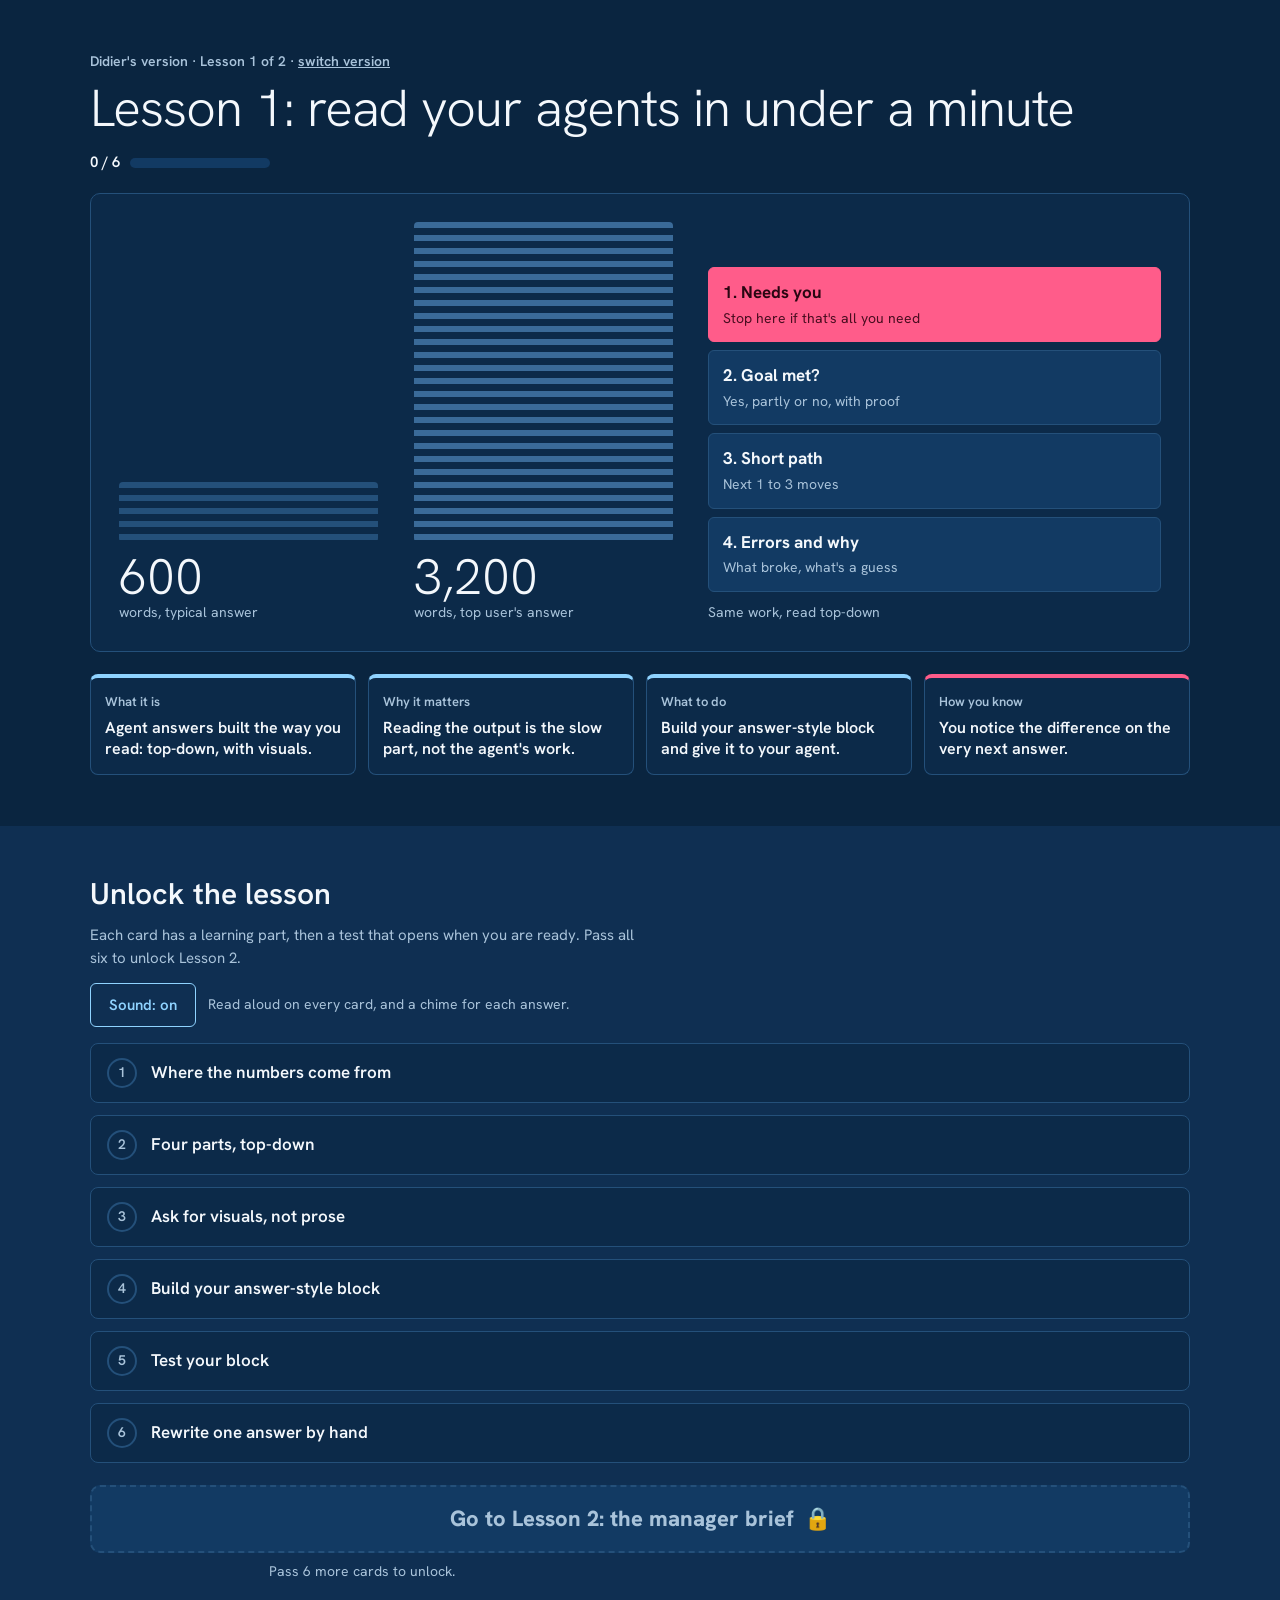
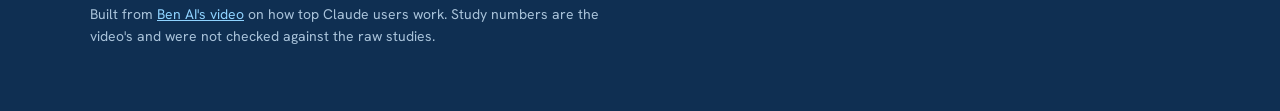
<file: didier/lesson1.html>
<!DOCTYPE html>
<html lang="en">
<head>
<meta charset="utf-8">
<meta name="viewport" content="width=device-width,initial-scale=1">
<title>Lesson 1 Fast Digestion</title>
<link href="https://fonts.googleapis.com/css2?family=Hanken+Grotesk:wght@300;400;600;800&display=swap" rel="stylesheet">
<style>
:root{color-scheme:dark;--bg:#0a2540;--bg2:#0f2f52;--ink:#f4f8fc;--mute:#a9c3da;--sky:#8fd3ff;--pink:#ff5c8a;--line:#24507a;--paper:#f6f9fc;--pink2:#2a0612;--green:#3ddc97;--green2:#06281a;--red:#ff6b6b}
*{box-sizing:border-box;min-width:0}
html,body{margin:0}
body{background:var(--bg);color:var(--ink);font:16px/1.55 "Hanken Grotesk",system-ui,sans-serif;overflow-x:clip}
.band{padding-block:clamp(24px,4vw,52px);padding-inline:max(5vw,16px)}
.wrap{max-width:1100px;margin:0 auto}
.crumb{color:var(--mute);font-size:14px;font-weight:600;margin-bottom:8px}
.top{display:flex;justify-content:space-between;align-items:flex-end;gap:16px;flex-wrap:wrap;margin-bottom:18px}
h1{font-weight:300;font-size:clamp(32px,5vw,52px);line-height:1.05;letter-spacing:-.02em;margin:0;text-wrap:balance}
h2{font-weight:600;font-size:clamp(22px,3vw,30px);line-height:1.1;margin:0 0 14px}
p{margin:0 0 12px;max-width:68ch}
.trophy{display:flex;align-items:center;gap:10px;font-weight:600;font-size:15px;white-space:nowrap}
.meter{width:140px;height:10px;border-radius:99px;background:#123a63;overflow:hidden}
.meter i{display:block;height:100%;width:0;background:var(--pink);transition:width .4s}
.trophy.plat .meter i{background:linear-gradient(90deg,#e8eef5,#8fd3ff,#e8eef5)}
.bars{display:grid;grid-template-columns:repeat(4,minmax(0,1fr));gap:12px;margin-top:22px}
.bar{background:#0c2a49;border:1px solid var(--line);border-top:4px solid var(--sky);border-radius:8px;padding:14px}
.bar:nth-child(4){border-top-color:var(--pink)}
.bar small{display:block;color:var(--mute);font-size:13px;font-weight:600;margin-bottom:4px}
.bar div{font-size:16px;font-weight:600;line-height:1.35}
.alt{background:var(--bg2)}
.hint{color:var(--mute);font-size:15px;margin-bottom:16px}
.locks{display:grid;gap:12px}
details{background:#0c2a49;border:1px solid var(--line);border-radius:8px}
details[open]{border-color:var(--sky)}
summary{list-style:none;cursor:pointer;display:flex;align-items:center;gap:14px;padding:14px 16px;min-height:56px;font-weight:600;font-size:17px}
summary::-webkit-details-marker{display:none}
summary:focus-visible{outline:3px solid var(--pink);outline-offset:2px}
.lk{flex:none;width:30px;height:30px;border-radius:50%;display:grid;place-items:center;border:2px solid var(--line);color:var(--mute);font-size:14px}
details.got .lk{background:var(--pink);border-color:var(--pink);color:var(--pink2)}
.body{padding:0 16px 16px 60px}
.src{color:var(--mute);font-size:14px}
.copyhead{display:flex;justify-content:space-between;align-items:center;gap:12px;flex-wrap:wrap;margin:8px 0}
button{font:600 15px "Hanken Grotesk",sans-serif;min-height:44px;padding:0 18px;border-radius:6px;border:1px solid var(--sky);background:transparent;color:var(--sky);cursor:pointer}
button:hover{background:#123a63}
button:focus-visible,a:focus-visible,textarea:focus-visible,input:focus-visible{outline:3px solid var(--pink);outline-offset:2px}
pre{overflow-x:auto;background:#06192c;border:1px solid var(--line);border-radius:8px;padding:14px;margin:0;font:14px/1.6 ui-monospace,Menlo,Consolas,monospace;white-space:pre-wrap}
.scroll{overflow-x:auto}
table{border-collapse:collapse;width:100%;font-size:15px}
th,td{text-align:left;padding:9px 10px;border-bottom:1px solid var(--line);vertical-align:top}
th{color:var(--mute);font-weight:600;font-size:14px}
td:first-child{font-weight:600}
.opts{display:grid;gap:10px}
.opt{border:1px solid var(--line);border-radius:6px;padding:12px}
.tag{display:inline-block;font-size:13px;font-weight:600;padding:2px 8px;border-radius:99px;background:#123a63;color:var(--sky);margin-bottom:6px}
.tag.w{background:var(--pink);color:var(--pink2)}
.pass{display:grid;grid-template-columns:repeat(auto-fit,minmax(min(100%,240px),1fr));gap:10px;margin-top:10px}
.pass div{border-radius:6px;padding:12px;font-size:15px}
.pass .ok{border:1px solid var(--sky)}
.pass .no{border:1px solid var(--pink)}
ol{padding-left:1.2em;margin:6px 0}
li{margin-bottom:6px}
/* wrong (red) vs right (blue) */
.vs{display:grid;grid-template-columns:repeat(auto-fit,minmax(min(100%,260px),1fr));gap:10px;margin:8px 0 4px}
.vs div{border-radius:6px;padding:10px 12px;font-size:15px}
.vs .bad{border:1px solid var(--red);background:#2a1622}
.vs .good{border:1px solid var(--sky);background:#0f3358}
.vs b{display:block;font-size:13px;margin-bottom:2px}
.vs .bad b{color:var(--red)}
.vs .good b{color:var(--sky)}
/* try it now */
.try{margin-top:14px;border:1px dashed var(--sky);border-radius:8px;padding:14px;background:#0a2240}
.try.done{border-style:solid;border-color:var(--green)}
.tryhead{display:flex;justify-content:space-between;align-items:center;gap:8px;font-size:13px;font-weight:800;letter-spacing:.06em;text-transform:uppercase;color:var(--sky);margin-bottom:6px}
.try.done .tryhead{color:var(--green)}
.tryhead .st{font-size:12px;letter-spacing:0;text-transform:none;font-weight:600;color:var(--mute)}
.try.done .tryhead .st{color:var(--green)}
.q{font-weight:600;margin-bottom:10px}
.choices{display:grid;gap:8px}
.choice{text-align:left;width:100%;min-height:48px;padding:10px 14px;border-color:var(--line);color:var(--ink);font-weight:400;line-height:1.4}
.choice.wrong{border-color:var(--red);background:#2a1622;color:#ffd1d1}
.choice.right{border-color:var(--green);background:var(--green);color:var(--green2);font-weight:600}
.fb{margin:10px 0 0;font-size:15px;min-height:1px}
.fb.no{color:#ffb3b3}
.fb.yes{color:var(--green)}
.field{display:grid;gap:6px;margin-top:10px}
.field label{font-weight:600;font-size:15px}
.field label small{display:block;font-weight:400;color:var(--mute);font-size:14px}
textarea,input[type=text]{width:100%;font:16px/1.45 "Hanken Grotesk",sans-serif;color:var(--ink);background:#06192c;border:1px solid var(--line);border-radius:6px;padding:10px 12px}
textarea{min-height:76px;resize:vertical}
.field.ok textarea,.field.ok input{border-color:var(--green)}
.frow{display:flex;justify-content:space-between;align-items:center;gap:10px}
.frow span{font-size:13px;color:var(--mute)}
.field.ok .frow span{color:var(--green)}
.frow button{min-height:40px;padding:0 14px;font-size:14px}
/* next button */
.next{margin-top:22px}
.nextbtn{display:flex;align-items:center;justify-content:center;gap:10px;width:100%;min-height:68px;border-radius:10px;font:800 clamp(18px,2.6vw,22px) "Hanken Grotesk",sans-serif;text-decoration:none;text-align:center;padding:12px 18px}
.nextbtn.locked{background:#123a63;color:var(--mute);border:2px dashed var(--line);pointer-events:none}
.nextbtn.open{background:var(--pink);color:var(--pink2);border:2px solid var(--pink)}
.nextnote{text-align:center;color:var(--mute);font-size:14px;margin-top:8px}
.plat{display:none;margin-top:18px;padding:16px;border-radius:8px;background:linear-gradient(90deg,#dfe7f0,#8fd3ff);color:#0a2540;font-weight:600}
.plat.on{display:block}
.saved{margin-top:22px}
.saved pre{max-height:360px;overflow:auto}
@media(max-width:760px){.bars{grid-template-columns:repeat(2,minmax(0,1fr))}}
@media(max-width:600px){.body{padding-left:16px}table{font-size:13px}}
@media(prefers-reduced-motion:reduce){*{animation:none!important;transition:none!important}}
/* v2: learn / test split */
.learn{padding-bottom:4px}
.testdiv{display:flex;align-items:center;gap:10px;margin:18px 0 4px;color:var(--pink);font-size:12px;font-weight:800;letter-spacing:.12em;text-transform:uppercase}
.testdiv::before,.testdiv::after{content:"";flex:1;height:2px;background:var(--pink);opacity:.6}
.test .try:first-child{margin-top:8px}
.test .sample{background:#06192c;border:1px solid var(--line);border-radius:6px;padding:12px;margin:0 0 12px;font-size:15px}
.test .sample b{display:block;font-size:13px;color:var(--mute);margin-bottom:4px}
pre.tmpl{font:16px/1.55 "Hanken Grotesk",system-ui,sans-serif}
.mine{display:inline-block;font-size:12px;font-weight:800;padding:2px 8px;border-radius:99px;background:#ffd166;color:#2a1d00;margin-bottom:6px;letter-spacing:.02em}
.minebox{border:1px solid #ffd166;border-radius:8px;padding:12px;margin:12px 0;background:#1b2a3a}
.later{font-size:14px;color:var(--sky);margin:6px 0 0;font-weight:600}
.prefs fieldset{border:0;padding:0;margin:0 0 14px}
.prefs legend{font-weight:600;font-size:15px;margin-bottom:6px;padding:0}
.prefs label.opt2{display:flex;gap:10px;align-items:flex-start;padding:10px 12px;border:1px solid var(--line);border-radius:6px;margin-bottom:6px;cursor:pointer;font-size:15px}
.prefs label.opt2:has(input:checked){border-color:var(--sky);background:#0f3358}
.prefs input[type=radio],.prefs input[type=checkbox]{width:20px;height:20px;margin:1px 0 0;flex:none;accent-color:var(--sky)}
.backbtn{margin-top:10px;border-color:var(--pink);color:var(--pink)}
.groupcopy{margin-top:12px;width:100%;border-color:var(--pink);color:var(--pink)}
.peek{margin-top:12px;background:#06192c}
.peek summary{font-size:15px;min-height:44px}
.kit{display:grid;gap:16px;margin-top:18px}
.kitem{background:#0c2a49;border:1px solid var(--line);border-radius:8px;padding:14px}
.kitem.empty{opacity:.6}
.pick{display:grid;gap:12px;margin-top:20px}
.pick a{display:block;padding:18px;border:1px solid var(--line);border-radius:10px;background:#0c2a49;color:var(--ink);text-decoration:none}
.pick a b{font-size:20px;display:block;margin-bottom:4px}
.pick a:hover{border-color:var(--sky)}
/* v3: Lesson 1 game layer */
.mini{flex:none;width:44px;height:32px;color:var(--sky)}
.prefs label.opt2 .mini{margin-top:-4px}
.shut{display:none!important}
.starttest{margin-top:14px;width:100%;border-color:var(--pink);color:var(--pink);font-weight:800}
.speakrow{display:flex;justify-content:flex-end;margin:-4px 0 8px}
.speak{min-height:38px;padding:0 12px;font-size:14px}
.soundbar{display:flex;align-items:center;gap:12px;flex-wrap:wrap;margin:-4px 0 16px}
.soundbar button[aria-pressed=false]{border-color:var(--line);color:var(--mute)}
.match .mcols{display:grid;grid-template-columns:minmax(0,1fr) minmax(0,1fr);gap:10px}
.match h4{margin:0 0 6px;font-size:13px;color:var(--mute);font-weight:600}
.mjob,.mvis{display:flex;align-items:center;gap:8px;width:100%;text-align:left;min-height:52px;padding:8px 10px;margin-bottom:8px;border-color:var(--line);color:var(--ink);font-weight:400;font-size:14px;line-height:1.3}
.mjob.sel{border-color:var(--sky);background:#0f3358;font-weight:600}
.mjob.ok,.mvis.ok{border-color:var(--green);background:#0d3a2c;color:#c9f5e2}
.mjob.bad,.mvis.bad{border-color:var(--red);background:#2a1622}
.mjob small{display:block;color:var(--green);font-weight:600;font-size:12px}
.mvis.drop{outline:2px dashed var(--sky)}
.cmp{display:grid;grid-template-columns:minmax(0,1fr) minmax(0,1fr);gap:8px;margin-top:12px}
.cmp pre{font:13px/1.45 "Hanken Grotesk",sans-serif;padding:10px}
.cmp .copyhead{margin:0 0 6px}
.cmp .copyhead button{min-height:36px;padding:0 10px;font-size:13px}
.retake{margin-top:12px;width:100%}
</style>
</head>
<body data-lesson="l1" data-prefix="sp1d" id="top">
<section class="band">
<div class="wrap">
<div class="crumb">Didier's version · Lesson 1 of 2 · <a href="../index.html" style="color:var(--mute)">switch version</a></div>
<div class="top">
<h1>Lesson 1: read your agents in under a minute</h1>
<div class="trophy" id="trophy"><span id="tcount">0 / 6</span><div class="meter"><i id="tbar"></i></div></div>
</div>
<style>
.plate{display:grid;grid-template-columns:minmax(0,.8fr) minmax(0,.8fr) minmax(0,1.4fr);gap:clamp(14px,3vw,36px);align-items:end;background:#0c2a49;border:1px solid var(--line);border-radius:10px;padding:clamp(16px,3vw,28px)}
.col{display:flex;flex-direction:column}
.txt{width:100%;border-radius:4px;background:repeating-linear-gradient(to bottom,var(--line) 0 6px,transparent 6px 13px);transform-origin:bottom;animation:grow 1.2s ease-out both}
.txt.big{background:repeating-linear-gradient(to bottom,#3a6a98 0 6px,transparent 6px 13px)}
@keyframes grow{from{transform:scaleY(.05)}to{transform:scaleY(1)}}
.fn{font-weight:300;font-size:clamp(30px,4.5vw,50px);line-height:1;margin-top:10px;white-space:nowrap}
.fl{color:var(--mute);font-size:14px}
.stack{display:grid;gap:8px}
.slot{border-radius:6px;padding:11px 14px;background:#123a63;border:1px solid var(--line)}
.slot b{display:block;font-size:17px}
.slot span{color:var(--mute);font-size:14px}
.slot.p1{background:var(--pink);border-color:var(--pink);color:var(--pink2)}
.slot.p1 span{color:#4a0d20}
@media(max-width:760px){.plate{grid-template-columns:minmax(0,1fr) minmax(0,1fr)}.plate .col:last-child{grid-column:1/-1}}
</style>
<div class="plate" role="img" aria-label="A 600-word answer beside a 3,200-word answer, and the 4-part stack that replaces them">
<div class="col"><div class="txt" style="height:calc(min(40vw,320px)*600/3200)"></div><div class="fn">600</div><div class="fl">words, typical answer</div></div>
<div class="col"><div class="txt big" style="height:min(40vw,320px)"></div><div class="fn">3,200</div><div class="fl">words, top user's answer</div></div>
<div class="col"><div class="stack">
<div class="slot p1"><b>1. Needs you</b><span>Stop here if that's all you need</span></div>
<div class="slot"><b>2. Goal met?</b><span>Yes, partly or no, with proof</span></div>
<div class="slot"><b>3. Short path</b><span>Next 1 to 3 moves</span></div>
<div class="slot"><b>4. Errors and why</b><span>What broke, what's a guess</span></div>
</div><div class="fl" style="margin-top:10px">Same work, read top-down</div></div>
</div>
<div class="bars"><div class="bar"><small>What it is</small><div>Agent answers built the way you read: top-down, with visuals.</div></div><div class="bar"><small>Why it matters</small><div>Reading the output is the slow part, not the agent's work.</div></div><div class="bar"><small>What to do</small><div>Build your answer-style block and give it to your agent.</div></div><div class="bar"><small>How you know</small><div>You notice the difference on the very next answer.</div></div></div>
</div>
</section><section class="band alt">
<div class="wrap">
<h2>Unlock the lesson</h2>
<p class="hint">Each card has a learning part, then a test that opens when you are ready. Pass all six to unlock Lesson 2.</p>
<div class="soundbar"><button type="button" id="soundtoggle" aria-pressed="true">Sound: on</button><span class="src">Read aloud on every card, and a chime for each answer.</span></div>
<div class="locks" id="locks">
<details><summary><span class="lk">1</span>Where the numbers come from</summary><div class="body"><div class="learn"><p>The video cites two Anthropic studies. Top users get answers of about 3,200 words versus about 600 for everyone else. Anthropic staff spend about half their week reviewing agent output, while their agents sit idle about 80% of the time.</p><p>So the slow part is not the agent working. It is you reading.</p><button type="button" class="starttest">I'm ready, open the test</button></div><div class="test shut"><div class="testdiv">Test</div><div class="try quiz" data-quiz="l1q1" data-answer="b"><div class="tryhead">Try it now<span class="st">Pick one</span></div><p class="q">Per the video, where does the time actually go when you work with agents?</p><div class="choices"><button type="button" class="choice" data-k="a" data-why="Per the video, agents sit idle about 80% of the time.">The agent doing the work</button><button type="button" class="choice" data-k="b" data-why="Staff spend about half their week reviewing. Reading is the slow part.">You reading and reviewing what it wrote</button><button type="button" class="choice" data-k="c" data-why="The prompt matters (that is Lesson 2), but here the slow part is review.">Writing the prompt</button><button type="button" class="choice" data-k="d" data-why="The video never names waiting as the problem. Review is.">Waiting for the model to answer</button></div><p class="fb" aria-live="polite"></p></div></div></div></details><details><summary><span class="lk">2</span>Four parts, top-down</summary><div class="body"><div class="learn"><p>The video's fix is an answer style with four parts, in this order:</p><ol><li><b>Needs you:</b> what only you can decide or give.</li><li><b>Goal met?</b> Yes, partly or no.</li><li><b>Short path:</b> the next few steps.</li><li><b>Errors and why:</b> what went wrong and the reason.</li></ol><p>If nothing needs you, you can stop after line one. The video also mentions Claude Code's built-in concise output style as the simpler option.</p><div class="vs"><div class="bad"><b>Wrong: a story</b>I started by reviewing the files, then I updated the header, then I tried the form, which mostly worked, and along the way I noticed...</div><div class="good"><b>Right: top-down</b>1. Needs you: pick the order email.<br>2. Goal met? Partly.<br>3. Short path: set email, publish.<br>4. Errors: none.</div></div><button type="button" class="starttest">I'm ready, open the test</button></div><div class="test shut"><div class="testdiv">Test</div><div class="sample"><b>An agent sends you this</b>I went through the bakery site and fixed the menu layout, which took a while because the photos were huge, so I shrank them. The menu page should load faster now. I also noticed the order form doesn&#x27;t send anywhere yet, and I wasn&#x27;t sure which email you want orders to go to. I&#x27;m not fully sure the shrinking didn&#x27;t blur the cake photos.</div><div class="try quiz" data-quiz="l1q2" data-answer="b"><div class="tryhead">Try it now<span class="st">Pick one</span></div><p class="q">Rebuilt top-down, what goes on the very first line?</p><div class="choices"><button type="button" class="choice" data-k="a" data-why="That is an error. Errors go last.">The photos may be blurry</button><button type="button" class="choice" data-k="b" data-why="It is the one thing only you can answer, so it goes first.">Which email should orders go to?</button><button type="button" class="choice" data-k="c" data-why="That is progress on the goal. It comes second.">The menu loads faster now</button><button type="button" class="choice" data-k="d" data-why="That is a step it took. Steps are the long part you want to skip.">It fixed the menu layout</button></div><p class="fb" aria-live="polite"></p></div></div></div></details><details><summary><span class="lk">3</span>Ask for visuals, not prose</summary><div class="body"><div class="learn"><p>The second fix in the video: when an answer is big, get it as a visual you can read at a glance. The formats it names are a one-page HTML page (like this lesson), Docs, Dashboards, Whiteboards, Sheets, Slides and Motion.</p><div class="minebox"><span class="mine">Didier's addition</span><p style="margin:6px 0">Which visual for which job:</p><div class="scroll"><table><tbody><tr><td>Numbers you watch</td><td>Dashboard</td></tr><tr><td>Rows to sort or fill</td><td>Sheet</td></tr><tr><td>A plan to keep</td><td>Doc</td></tr><tr><td>A process</td><td>Whiteboard</td></tr><tr><td>A walkthrough</td><td>Slides</td></tr><tr><td>A one-off report or lesson</td><td>One-page HTML</td></tr></tbody></table></div></div><button type="button" class="starttest">I'm ready, open the test</button></div><div class="test shut"><div class="testdiv">Test</div><div class="sample"><b>The situation</b>You ask your agent to compare prices from five flour suppliers. It sends back 900 words.</div><div class="try quiz" data-quiz="l1q3" data-answer="c"><div class="tryhead">Try it now<span class="st">Pick one</span></div><p class="q">Per the video, what should you ask for instead?</p><div class="choices"><button type="button" class="choice" data-k="a" data-why="More words is the problem, not the fix.">A longer, more careful explanation</button><button type="button" class="choice" data-k="b" data-why="Still 900 words to read.">The same text with key words in bold</button><button type="button" class="choice" data-k="c" data-why="You see all five suppliers side by side at a glance.">A visual, like a sheet or a one-page page</button><button type="button" class="choice" data-k="d" data-why="Reading is already the slow part.">Nothing, just read it slower</button></div><p class="fb" aria-live="polite"></p></div></div></div></details><details><summary><span class="lk">4</span>Build your answer-style block</summary><div class="body"><div class="learn"><p>Your agent can't guess how you like to read. Answer the questions below and this page writes the block for you. You give that block to your agent once, as a standing instruction, and every answer after that follows it.</p><button type="button" class="starttest">I'm ready, open the test</button></div><div class="test shut"><div class="testdiv">Test</div><div class="try"><div class="tryhead">Try it now<span class="st">Answer all</span></div><p class="later">Finish the lesson. Everything you write is waiting for you at the end.</p><form id="prefs" class="prefs" onsubmit="return false"><fieldset><legend>1. How should answers be built?</legend><label class="opt2"><input type="radio" name="structure" value="four"><span>Top-down in four parts: needs me, goal met?, short path, errors and why</span></label><label class="opt2"><input type="radio" name="structure" value="concise"><span>Just keep it concise</span></label><label class="opt2"><input type="radio" name="structure" value="bottom"><span><span class="mine" style="margin:0 6px 0 0">Didier's addition</span>Bottom line first, then the details</span></label><label class="opt2"><input type="radio" name="structure" value="qa"><span><span class="mine" style="margin:0 6px 0 0">Didier's addition</span>Question and answer</span></label></fieldset><fieldset><legend>2. Which visuals do you want instead of a long block of text? Pick any.</legend><label class="opt2"><input type="checkbox" name="vis" value="One-page HTML page"><svg class="mini" viewBox="0 0 44 32" fill="none" stroke="currentColor" stroke-width="1.6" aria-hidden="true"><rect x="3" y="2" width="38" height="28" rx="3"/><path d="M3 8h38"/><circle cx="7" cy="5" r=".8" fill="currentColor"/><rect x="8" y="12" width="14" height="6" rx="1" fill="currentColor" stroke="none" opacity=".6"/><path d="M26 13h10M26 17h8M8 23h28"/></svg><span>One-page HTML page</span></label><label class="opt2"><input type="checkbox" name="vis" value="Docs"><svg class="mini" viewBox="0 0 44 32" fill="none" stroke="currentColor" stroke-width="1.6" aria-hidden="true"><path d="M12 2h15l6 6v22H12z"/><path d="M27 2v6h6M16 13h13M16 17h13M16 21h13M16 25h8"/></svg><span>Docs</span></label><label class="opt2"><input type="checkbox" name="vis" value="Dashboards"><svg class="mini" viewBox="0 0 44 32" fill="none" stroke="currentColor" stroke-width="1.6" aria-hidden="true"><rect x="3" y="2" width="38" height="28" rx="3"/><rect x="7" y="6" width="12" height="8" rx="1"/><rect x="23" y="6" width="14" height="8" rx="1"/><path d="M9 26v-4M14 26v-7M19 26v-5M24 26v-9M29 26v-6M34 26v-8"/></svg><span>Dashboards</span></label><label class="opt2"><input type="checkbox" name="vis" value="Whiteboards"><svg class="mini" viewBox="0 0 44 32" fill="none" stroke="currentColor" stroke-width="1.6" aria-hidden="true"><rect x="2" y="3" width="11" height="8" rx="2"/><rect x="31" y="3" width="11" height="8" rx="2"/><rect x="16" y="21" width="12" height="8" rx="2"/><path d="M13 7h18M8 11l9 10M36 11l-9 10"/></svg><span>Whiteboards</span></label><label class="opt2"><input type="checkbox" name="vis" value="Sheets"><svg class="mini" viewBox="0 0 44 32" fill="none" stroke="currentColor" stroke-width="1.6" aria-hidden="true"><rect x="3" y="3" width="38" height="26" rx="2"/><path d="M3 10h38M3 16h38M3 22h38M14 3v26M26 3v26"/></svg><span>Sheets</span></label><label class="opt2"><input type="checkbox" name="vis" value="Slides"><svg class="mini" viewBox="0 0 44 32" fill="none" stroke="currentColor" stroke-width="1.6" aria-hidden="true"><rect x="3" y="4" width="38" height="22" rx="2"/><path d="M9 11h18M9 16h12"/><circle cx="18" cy="29.5" r="1" fill="currentColor"/><circle cx="22" cy="29.5" r="1" fill="currentColor"/><circle cx="26" cy="29.5" r="1" fill="currentColor"/></svg><span>Slides</span></label><label class="opt2"><input type="checkbox" name="vis" value="Motion (short animated explainers)"><svg class="mini" viewBox="0 0 44 32" fill="none" stroke="currentColor" stroke-width="1.6" aria-hidden="true"><rect x="3" y="4" width="38" height="24" rx="2"/><path d="M3 9h38M3 23h38M9 4v5M17 4v5M25 4v5M33 4v5M9 23v5M17 23v5M25 23v5M33 23v5"/><path d="M19 12v8l7-4z" fill="currentColor"/></svg><span>Motion (short animated explainers)</span></label></fieldset><div class="minebox"><span class="mine">Didier's addition</span><fieldset><legend>3. How do you read?</legend><label class="opt2"><input type="radio" name="speed" value="fast"><span>Fast. I skim.</span></label><label class="opt2"><input type="radio" name="speed" value="slow"><span>I take my time.</span></label><label class="opt2"><input type="radio" name="speed" value="both"><span>I do both, depending on the day</span></label></fieldset><fieldset><legend>4. How do you like it laid out?</legend><label class="opt2"><input type="radio" name="lead" value="visual"><span>Visual first</span></label><label class="opt2"><input type="radio" name="lead" value="words"><span>Words first</span></label><label class="opt2"><input type="radio" name="lead" value="both"><span>Both, side by side</span></label><label class="opt2"><input type="radio" name="lead" value="bullets"><span>I prefer bullet points</span></label></fieldset><fieldset><legend>5. Match each job to its visual</legend><div class="match" id="match"><div class="tryhead" style="margin-top:4px">Match<span class="st"></span></div><p class="q" style="font-weight:400">Tap a job, then tap the visual that fits it. On a computer you can also drag a job onto a visual.</p><div class="mcols"><div><h4>Job</h4><button type="button" class="mjob" draggable="true" data-m="dash" data-label="Numbers you watch"><span>Numbers you watch<small></small></span></button><button type="button" class="mjob" draggable="true" data-m="sheet" data-label="Rows to sort or fill"><span>Rows to sort or fill<small></small></span></button><button type="button" class="mjob" draggable="true" data-m="doc" data-label="A plan to keep"><span>A plan to keep<small></small></span></button><button type="button" class="mjob" draggable="true" data-m="board" data-label="A process"><span>A process<small></small></span></button><button type="button" class="mjob" draggable="true" data-m="slides" data-label="A walkthrough"><span>A walkthrough<small></small></span></button><button type="button" class="mjob" draggable="true" data-m="page" data-label="A one-off report"><span>A one-off report<small></small></span></button></div><div><h4>Visual</h4><button type="button" class="mvis" data-v="dash" data-what="numbers you watch"><svg class="mini" viewBox="0 0 44 32" fill="none" stroke="currentColor" stroke-width="1.6" aria-hidden="true"><rect x="3" y="2" width="38" height="28" rx="3"/><rect x="7" y="6" width="12" height="8" rx="1"/><rect x="23" y="6" width="14" height="8" rx="1"/><path d="M9 26v-4M14 26v-7M19 26v-5M24 26v-9M29 26v-6M34 26v-8"/></svg><span>Dashboard</span></button><button type="button" class="mvis" data-v="doc" data-what="a plan to keep"><svg class="mini" viewBox="0 0 44 32" fill="none" stroke="currentColor" stroke-width="1.6" aria-hidden="true"><path d="M12 2h15l6 6v22H12z"/><path d="M27 2v6h6M16 13h13M16 17h13M16 21h13M16 25h8"/></svg><span>Doc</span></button><button type="button" class="mvis" data-v="page" data-what="a one-off report"><svg class="mini" viewBox="0 0 44 32" fill="none" stroke="currentColor" stroke-width="1.6" aria-hidden="true"><rect x="3" y="2" width="38" height="28" rx="3"/><path d="M3 8h38"/><circle cx="7" cy="5" r=".8" fill="currentColor"/><rect x="8" y="12" width="14" height="6" rx="1" fill="currentColor" stroke="none" opacity=".6"/><path d="M26 13h10M26 17h8M8 23h28"/></svg><span>One-page page</span></button><button type="button" class="mvis" data-v="sheet" data-what="rows to sort or fill"><svg class="mini" viewBox="0 0 44 32" fill="none" stroke="currentColor" stroke-width="1.6" aria-hidden="true"><rect x="3" y="3" width="38" height="26" rx="2"/><path d="M3 10h38M3 16h38M3 22h38M14 3v26M26 3v26"/></svg><span>Sheet</span></button><button type="button" class="mvis" data-v="slides" data-what="a walkthrough"><svg class="mini" viewBox="0 0 44 32" fill="none" stroke="currentColor" stroke-width="1.6" aria-hidden="true"><rect x="3" y="4" width="38" height="22" rx="2"/><path d="M9 11h18M9 16h12"/><circle cx="18" cy="29.5" r="1" fill="currentColor"/><circle cx="22" cy="29.5" r="1" fill="currentColor"/><circle cx="26" cy="29.5" r="1" fill="currentColor"/></svg><span>Slides</span></button><button type="button" class="mvis" data-v="board" data-what="a process"><svg class="mini" viewBox="0 0 44 32" fill="none" stroke="currentColor" stroke-width="1.6" aria-hidden="true"><rect x="2" y="3" width="11" height="8" rx="2"/><rect x="31" y="3" width="11" height="8" rx="2"/><rect x="16" y="21" width="12" height="8" rx="2"/><path d="M13 7h18M8 11l9 10M36 11l-9 10"/></svg><span>Whiteboard</span></button></div></div><p class="fb" aria-live="polite"></p></div></fieldset><fieldset><legend>6. Anything that makes reading harder? Pick any.</legend><label class="opt2"><input type="checkbox" name="read" value="none"><span>No</span></label><label class="opt2"><input type="checkbox" name="read" value="dys"><span>Dyslexia</span></label><label class="opt2"><input type="checkbox" name="read" value="color"><span>Color blindness</span></label><label class="opt2"><input type="checkbox" name="read" value="small"><span>Small text</span></label><label class="opt2"><input type="checkbox" name="read" value="long"><span>Long paragraphs</span></label><label class="opt2"><input type="checkbox" name="read" value="other"><span>Something else</span></label><input type="text" name="read_other" placeholder="Tell your agent in a few words" autocomplete="off"></fieldset></div></form><div class="copyhead"><b>Your block</b><button type="button" data-copy="prefblock">Copy</button></div><pre id="prefblock" class="tmpl"></pre><button type="button" class="retake" id="retake">Retake and compare</button><p class="src" style="margin-top:6px">Saves this block as Version 1 and clears the questions so you can build Version 2.</p><div class="cmp shut" id="compare"><div><div class="copyhead"><b>Version 1</b><button type="button" data-copy="v1block">Copy</button></div><pre id="v1block"></pre></div><div><div class="copyhead"><b>Version 2</b><button type="button" data-copy="v2block">Copy</button></div><pre id="v2block"></pre></div></div></div></div></div></details><details><summary><span class="lk">5</span>Test your block</summary><div class="body"><div class="learn"><ol><li>Copy your block from card 4.</li><li>Paste it where your agent keeps standing instructions (project instructions, custom instructions, or a CLAUDE.md file).</li><li>In the same chat, send it the test prompt below. It shows you one answer before and after your block.</li></ol><div class="copyhead"><b>Test prompt</b><button type="button" data-copy="testprompt">Copy</button></div><pre id="testprompt" class="tmpl">Test run. I just added new standing instructions for how I want your answers. Do not start any new work and do not use any tools. 1. Find the last short answer you gave me in this chat. If there is none, use this question instead: What are the three most useful things you can help me with? 2. Show it as BEFORE: the answer the old way, cut to 5 lines at most. 3. Show it as AFTER: the same answer, following my new standing instructions exactly. 4. End with one line: what changed between the two. Keep the whole reply under 200 words.</pre><button type="button" class="starttest">I'm ready, open the test</button></div><div class="test shut"><div class="testdiv">Test</div><div class="try quiz" data-quiz="l1q5" data-answer="yes"><div class="tryhead">Try it now (yes or no)<span class="st">Pick one</span></div><p class="q">Did you notice the difference?</p><div class="choices"><button type="button" class="choice" data-k="yes" data-why="Your block works. Leave it on.">Yes</button><button type="button" class="choice" data-k="no" data-why="Then your block needs fixing. Go back to card 4, change your answers, paste the new block and try again." data-back="4">No</button></div><p class="fb" aria-live="polite"></p></div></div></div></details><details><summary><span class="lk">6</span>Rewrite one answer by hand</summary><div class="body"><div class="learn"><p>Your agent will do this for you from now on. Doing it once by hand trains your eye, so you can tell a good answer from a long one in seconds.</p><button type="button" class="starttest">I'm ready, open the test</button></div><div class="test shut"><div class="testdiv">Test</div><div class="sample"><b>Rewrite this answer</b>I went through the bakery site and fixed the menu layout, which took a while because the photos were huge, so I shrank them. The menu page should load faster now. I also noticed the order form doesn&#x27;t send anywhere yet, and I wasn&#x27;t sure which email you want orders to go to. I&#x27;m not fully sure the shrinking didn&#x27;t blur the cake photos.</div><div class="try typed"><div class="tryhead">Try it now<span class="st">Saved as you type</span></div><p class="q">Put it in the four parts, one line each.</p><p class="later">Finish the lesson. Everything you write is waiting for you at the end.</p><div class="field"><label for="l1_need">1. Needs you<small>What only you can decide or give.</small></label><textarea id="l1_need" data-save="l1_need" data-min="3" placeholder=""></textarea><div class="frow"><span>Not answered yet</span><button type="button">Copy</button></div></div><div class="field"><label for="l1_goal">2. Goal met?<small>Yes, partly or no.</small></label><textarea id="l1_goal" data-save="l1_goal" data-min="3" placeholder=""></textarea><div class="frow"><span>Not answered yet</span><button type="button">Copy</button></div></div><div class="field"><label for="l1_path">3. Short path<small>The next few steps.</small></label><textarea id="l1_path" data-save="l1_path" data-min="3" placeholder=""></textarea><div class="frow"><span>Not answered yet</span><button type="button">Copy</button></div></div><div class="field"><label for="l1_err">4. Errors and why<small>What went wrong or is a guess.</small></label><textarea id="l1_err" data-save="l1_err" data-min="3" placeholder=""></textarea><div class="frow"><span>Not answered yet</span><button type="button">Copy</button></div></div><details class="peek"><summary>Compare with one good version</summary><div class="body" style="padding-left:16px"><pre class="tmpl">1. Needs you: which email should orders go to?
2. Goal met? Partly. The menu loads faster; the order form doesn&#x27;t send yet.
3. Short path: you send the email, I connect the form, then test one order.
4. Errors and why: the cake photos may look blurry after shrinking. Not checked yet.</pre></div></details></div></div></div></details>
</div>
<div class="plat" id="plat">Platinum: Lesson 1 complete.</div><div class="next"><a id="nextbtn" class="nextbtn locked" href="lesson2.html" aria-disabled="true" tabindex="-1"><span>Go to Lesson 2: the manager brief</span><span class="ico" aria-hidden="true">🔒</span></a><p class="nextnote" id="nextnote"></p></div>
<p class="src" style="margin-top:22px">Built from <a href="https://www.youtube.com/watch?v=81Jg17dQz1A" style="color:var(--sky)">Ben AI's video</a> on how top Claude users work. Study numbers are the video's and were not checked against the raw studies.</p>
</div>
</section>
<script>
(function(){
const P=(document.body.dataset.prefix||'sp1x')+':';
const S={get:k=>{try{return localStorage.getItem(P+k)}catch(e){return null}},
 set:(k,v)=>{try{localStorage.setItem(P+k,v)}catch(e){}},
 del:k=>{try{localStorage.removeItem(P+k)}catch(e){}},
 clear:()=>{try{Object.keys(localStorage).filter(k=>k.startsWith(P)).forEach(k=>localStorage.removeItem(k))}catch(e){}}};
const val=id=>(S.get('f:'+id)||'').trim();

const WO=[['l2_job','Full job'],['l2_why','Why'],['l2_guard','Guardrails'],['l2_done','Done looks like']];
const workOrder=()=>WO.map(([id,t])=>t+': '+(val(id)||'[not filled yet]')).join('\n');
const master=()=>workOrder()+'\nRun these checks yourself and show me the results before you report back.';
const PROTOCOL=`Standing protocol for every job I give you:
1. Before you start, make sure the job has a brief in four parts: full job, why, guardrails, and what done looks like.
2. If any part is unclear, interview me first, then show me the brief and wait for my go.
3. Treat the guardrails as firm limits. If one is hit, stop and ask me.
4. Before you report back, run the done checks yourself and show me the results.`;

/* ---------- sound (only on pages with a sound switch) ---------- */
const soundOn=()=>!!document.getElementById('soundtoggle')&&S.get('sound')!=='off';
let AC=null;
function tone(ok){
 if(!soundOn())return;
 try{
  AC=AC||new (window.AudioContext||window.webkitAudioContext)();
  if(AC.state==='suspended')AC.resume();
  const t=AC.currentTime,notes=ok?[[880,0],[1318.5,.11]]:[[185,0]];
  notes.forEach(([f,d])=>{
   const o=AC.createOscillator(),g=AC.createGain();
   o.type=ok?'sine':'triangle';o.frequency.value=f;
   const peak=ok?.09:.05,len=ok?.55:.3;
   g.gain.setValueAtTime(.0001,t+d);g.gain.exponentialRampToValueAtTime(peak,t+d+.02);g.gain.exponentialRampToValueAtTime(.0001,t+d+len);
   o.connect(g);g.connect(AC.destination);o.start(t+d);o.stop(t+d+len+.05);
  });
 }catch(e){}
}

async function copyText(text,btn){
 const label=btn.dataset.label||btn.textContent;btn.dataset.label=label;
 let ok=false;
 try{await navigator.clipboard.writeText(text);ok=true}catch(e){
  const t=document.createElement('textarea');t.value=text;t.setAttribute('readonly','');t.style.position='fixed';t.style.opacity='0';
  document.body.appendChild(t);t.select();t.setSelectionRange(0,text.length);
  try{ok=document.execCommand('copy')}catch(e2){}
  t.remove();
 }
 btn.textContent=ok?'Copied':'Copy failed, select and copy by hand';
 setTimeout(()=>{btn.textContent=label},2000);
}

/* ---------- answer-style block (Lesson 1, card 4) ---------- */
const MATCH_LINE='- Pick the visual by the job: a dashboard for numbers I watch, a sheet for rows to sort or fill, a doc for a plan to keep, a whiteboard for a process, slides for a walkthrough, and a one-page page for a one-off report.';
function prefBlock(f){
 if(!f)return'';
 const g=n=>{const e=f.querySelector(`[name=${n}]:checked`);return e?e.value:''};
 const all=n=>[...f.querySelectorAll(`[name=${n}]:checked`)].map(e=>e.value);
 const L=['How I want your answers:'];
 const STRUCT={four:'- Answer top-down in four parts: 1. Needs me: what only I can decide or give ("None" if nothing). 2. Goal met?: yes, partly or no, with the proof. 3. Short path: the next 1 to 3 steps. 4. Errors and why: what failed or is uncertain, and why.',
  concise:'- Keep every answer concise. Lead with what matters and cut the rest.',
  bottom:'- Give me the bottom line first, in one or two sentences, then the details.',
  qa:'- Answer as questions and answers: each question I would ask, then a short answer to it.'};
 if(STRUCT[g('structure')])L.push(STRUCT[g('structure')]);
 const v=all('vis');
 if(v.length)L.push('- When an answer would be a long block of text, give it to me as a visual instead. Formats I use: '+v.join(', ')+'.');
 L.push(...({fast:['- I read fast. Keep it tight and skip recaps.'],slow:['- I take my time reading. Use short sentences and one idea per line.'],
   both:['- My reading pace changes day to day. Put the key point in the first line so I can stop early, and keep the rest easy to skim.']})[g('speed')]||[]);
 L.push(...({visual:['- Lead with a visual, then the words.'],words:['- Lead with words. Add a visual only when it saves me reading.'],
   both:['- Give me a short visual and short words side by side.'],bullets:['- Use bullet points instead of paragraphs.']})[g('lead')]||[]);
 const m=document.getElementById('match');if(m&&m.dataset.ok)L.push(MATCH_LINE);
 const r=all('read');
 if(r.includes('dys'))L.push('- I have dyslexia. Use short sentences, bullet points and bold key words. No dense paragraphs. Use plain, easy-to-read fonts in anything visual.');
 if(r.includes('color'))L.push('- I am color blind. Never use color alone to show meaning; add labels, icons or patterns, and keep contrast high.');
 if(r.includes('small'))L.push('- Small text is hard for me. Use large text in anything visual.');
 if(r.includes('long'))L.push('- Long paragraphs lose me. Keep each paragraph to two or three lines.');
 const other=(f.querySelector('[name=read_other]')||{}).value||'';
 if(r.includes('other')&&other.trim())L.push('- Reading note: '+other.trim());
 return L.join('\n');
}
function prefOk(f){
 const has=n=>!f.querySelector(`[name=${n}]`)||!!f.querySelector(`[name=${n}]:checked`);
 const other=f.querySelector('[name=read_other]');
 const otherOk=!(f.querySelector('[name=read][value=other]:checked'))||(other&&other.value.trim().length>=3);
 const m=document.getElementById('match');
 return has('structure')&&has('vis')&&has('speed')&&has('lead')&&has('read')&&otherOk&&(!m||!!m.dataset.ok);
}

/* ---------- take-home kit ---------- */
const KIT=[
 ['My answer-style block','Lesson 1. Give this to your agent as a standing instruction.',()=>val('l1_block')],
 ['My answer-style block, Version 1','Lesson 1. Your first try, kept when you retook the questions.',()=>val('l1_block_v1'),true],
 ['My work order','Lesson 2. Your master prompt: paste it at the top of a job.',()=>WO.some(([id])=>val(id))?master():''],
 ['My brief protocol','Lesson 2. A standing rule to build into your setup.',()=>S.get('pass:l2')?PROTOCOL:'']
];

document.addEventListener('DOMContentLoaded',()=>{
 if('scrollRestoration' in history)history.scrollRestoration='manual';
 window.scrollTo(0,0);

 document.querySelectorAll('[data-copy]').forEach(b=>b.addEventListener('click',()=>{
  copyText(document.getElementById(b.dataset.copy).textContent,b)}));

 const ds=[...document.querySelectorAll('#locks > details')];

 /* pacing: the test opens only after the lesson part */
 const openTest=d=>{const t=d.querySelector('.test.shut');if(t){t.classList.remove('shut');const b=d.querySelector('.starttest');if(b)b.remove();S.set('open:'+document.body.dataset.lesson+':'+ds.indexOf(d),'1')}};
 ds.forEach((d,i)=>{
  const b=d.querySelector('.starttest');if(!b)return;
  if(S.get('open:'+document.body.dataset.lesson+':'+i))openTest(d);
  b.addEventListener('click',()=>{openTest(d);const t=d.querySelector('.test');if(t)t.scrollIntoView({behavior:'smooth',block:'start'})});
 });

 /* quizzes */
 document.querySelectorAll('.quiz').forEach(qz=>{
  const id=qz.dataset.quiz,ans=qz.dataset.answer,fb=qz.querySelector('.fb'),st=qz.querySelector('.st');
  const bs=[...qz.querySelectorAll('.choice')];
  const win=(b,silent)=>{
   qz.dataset.ok='1';qz.classList.add('done');bs.forEach(x=>x.classList.remove('wrong'));b.classList.add('right');
   fb.className='fb yes';fb.textContent='Right. '+b.dataset.why;st.textContent='Passed';
   const old=qz.querySelector('.backbtn');if(old)old.remove();
   if(!silent){S.set('q:'+id,'ok');tone(true);update()}
  };
  bs.forEach(b=>b.addEventListener('click',()=>{
   if(qz.dataset.ok)return;
   if(b.dataset.k===ans){win(b);return}
   tone(false);
   b.classList.add('wrong');fb.className='fb no';fb.textContent=(b.dataset.back?'':'Not this one. ')+b.dataset.why+(b.dataset.back?'':' Try again.');
   if(b.dataset.back&&!qz.querySelector('.backbtn')){
    const bb=document.createElement('button');bb.type='button';bb.className='backbtn';bb.textContent='Back to card '+b.dataset.back;
    bb.addEventListener('click',()=>{const d=ds[+b.dataset.back-1];d.open=true;openTest(d);d.scrollIntoView({behavior:'smooth'});b.classList.remove('wrong');bb.remove();fb.textContent=''});
    fb.after(bb);
   }
  }));
  if(S.get('q:'+id)==='ok'){const b=bs.find(x=>x.dataset.k===ans);if(b)win(b,true)}
 });

 /* typed answers */
 document.querySelectorAll('[data-save]').forEach(el=>{
  const id=el.dataset.save,min=+(el.dataset.min||1),wrap=el.closest('.field'),st=wrap.querySelector('.frow span');
  const v=S.get('f:'+id);if(v!==null)el.value=v;
  const check=()=>{const ok=el.value.trim().length>=min;wrap.classList.toggle('ok',ok);el.dataset.ok=ok?'1':'';
   st.textContent=ok?'Saved on this phone':(el.value.trim()?'Saved, keep going':'Not answered yet');return ok};
  el.addEventListener('input',()=>{S.set('f:'+id,el.value);check();update()});
  wrap.querySelector('button').addEventListener('click',e=>copyText(el.value.trim()?el.value:'(empty)',e.currentTarget));
  check();
 });

 /* matching game: tap a job then a visual, or drag a job onto a visual */
 const mg=document.getElementById('match');let sync=()=>{};
 if(mg){
  let done={};try{done=JSON.parse(S.get('match')||'{}')}catch(e){}
  const jobs=[...mg.querySelectorAll('.mjob')],vis=[...mg.querySelectorAll('.mvis')],fb=mg.querySelector('.fb');
  let sel=null;
  const mark=()=>{
   jobs.forEach(j=>{const ok=!!done[j.dataset.m];j.classList.toggle('ok',ok);j.disabled=ok;j.draggable=!ok;
    const s=j.querySelector('small');if(s)s.textContent=ok?'→ '+mg.querySelector(`.mvis[data-v="${j.dataset.m}"] span`).textContent:''});
   vis.forEach(v=>v.classList.toggle('ok',!!done[v.dataset.v]));
   const all=jobs.every(j=>done[j.dataset.m]);mg.dataset.ok=all?'1':'';
   mg.querySelector('.st').textContent=all?'All matched':jobs.filter(j=>done[j.dataset.m]).length+' of '+jobs.length+' matched';
  };
  const pick=j=>{if(done[j.dataset.m])return;sel=j;jobs.forEach(x=>x.classList.toggle('sel',x===j));fb.className='fb';fb.textContent='Now tap the visual for: '+j.dataset.label};
  const tryMatch=(j,v)=>{
   if(!j||done[j.dataset.m])return;
   if(v.dataset.v===j.dataset.m){done[j.dataset.m]=1;S.set('match',JSON.stringify(done));sel=null;jobs.forEach(x=>x.classList.remove('sel'));
    fb.className='fb yes';fb.textContent='Right. '+j.dataset.label+' → '+v.querySelector('span').textContent+'.';tone(true);mark();sync();update()}
   else{tone(false);fb.className='fb no';fb.textContent='Not quite. '+v.querySelector('span').textContent+' is for '+v.dataset.what+'. Try another.';
    [j,v].forEach(x=>{x.classList.add('bad');setTimeout(()=>x.classList.remove('bad'),700)})}
  };
  jobs.forEach(j=>{j.addEventListener('click',()=>pick(j));j.addEventListener('dragstart',e=>{pick(j);try{e.dataTransfer.setData('text/plain',j.dataset.m)}catch(x){}})});
  vis.forEach(v=>{
   v.addEventListener('click',()=>{if(sel)tryMatch(sel,v);else{fb.className='fb';fb.textContent='Tap a job on the left first.'}});
   v.addEventListener('dragover',e=>{e.preventDefault();v.classList.add('drop')});
   v.addEventListener('dragleave',()=>v.classList.remove('drop'));
   v.addEventListener('drop',e=>{e.preventDefault();v.classList.remove('drop');tryMatch(sel,v)});
  });
  mark();
 }

 /* preference questionnaire */
 const pf=document.getElementById('prefs');
 if(pf){
  let saved={};try{saved=JSON.parse(S.get('prefs')||'{}')}catch(e){}
  const load=o=>pf.querySelectorAll('input').forEach(i=>{if(i.type==='text')i.value=o[i.name]||'';else i.checked=!!o[i.name+'='+i.value]});
  load(saved);
  const cmp=document.getElementById('compare');
  sync=()=>{
   const o={};pf.querySelectorAll('input').forEach(i=>{if(i.type==='text')o[i.name]=i.value;else if(i.checked)o[i.name+'='+i.value]=1});
   S.set('prefs',JSON.stringify(o));
   const ok=prefOk(pf),txt=prefBlock(pf);
   pf.dataset.ok=ok?'1':'';
   document.getElementById('prefblock').textContent=ok?txt:'Answer every question above and your block appears here.';
   if(ok)S.set('f:l1_block',txt);
   const tr=pf.closest('.try');tr.classList.toggle('done',ok);tr.querySelector('.st').textContent=ok?'Block built, saved':'Answer all';
   const v1=val('l1_block_v1');
   if(cmp){cmp.classList.toggle('shut',!v1);document.getElementById('v1block').textContent=v1;
    document.getElementById('v2block').textContent=ok?txt:'Answer every question to build Version 2.'}
   const rt=document.getElementById('retake');if(rt)rt.disabled=!ok;
  };
  pf.addEventListener('change',e=>{
   const t=e.target;
   if(t.name==='read'&&t.checked){ // "None" clears the rest, anything else clears "None"
    if(t.value==='none')pf.querySelectorAll('[name=read]').forEach(x=>{if(x!==t)x.checked=false});
    else{const n=pf.querySelector('[name=read][value=none]');if(n)n.checked=false}
   }
   sync();update()});
  pf.addEventListener('input',()=>{sync();update()});
  const rt=document.getElementById('retake');
  if(rt)rt.addEventListener('click',()=>{
   if(!pf.dataset.ok)return;
   S.set('f:l1_block_v1',prefBlock(pf));S.del('f:l1_block');load({});sync();update();
   pf.scrollIntoView({behavior:'smooth',block:'start'});
  });
  sync();
 }

 /* read aloud */
 const tg=document.getElementById('soundtoggle');
 if(tg){
  const canSpeak='speechSynthesis' in window;
  const paint=()=>{const on=soundOn();tg.setAttribute('aria-pressed',on?'true':'false');tg.textContent=on?'Sound: on':'Sound: off';
   document.querySelectorAll('.speakrow').forEach(r=>r.classList.toggle('shut',!on||!canSpeak));
   if(!on&&canSpeak)speechSynthesis.cancel()};
  tg.addEventListener('click',()=>{S.set('sound',soundOn()?'off':'on');paint();if(soundOn())tone(true)});
  ds.forEach(d=>{
   const body=d.querySelector('.body');if(!body)return;
   const row=document.createElement('div');row.className='speakrow';
   const b=document.createElement('button');b.type='button';b.className='speak';b.textContent='🔊 Read aloud';row.appendChild(b);body.prepend(row);
   b.addEventListener('click',()=>{
    if(!canSpeak)return;
    if(speechSynthesis.speaking){speechSynthesis.cancel();document.querySelectorAll('.speak').forEach(x=>x.textContent='🔊 Read aloud');return}
    const c=d.querySelector('.learn').cloneNode(true);c.querySelectorAll('pre,button,.copyhead,.speakrow,svg').forEach(x=>x.remove());
    let txt=d.querySelector('summary').textContent.replace(/^\d+/,'')+'. '+c.innerText.replace(/\s+/g,' ');
    const t=d.querySelector('.test:not(.shut)');
    if(t)t.querySelectorAll('.q,.sample').forEach(q=>{txt+=' '+q.innerText});
    const u=new SpeechSynthesisUtterance(txt);u.lang='en-US';u.rate=1;
    u.onend=u.onerror=()=>{b.textContent='🔊 Read aloud'};
    b.textContent='■ Stop';speechSynthesis.speak(u);
   });
  });
  paint();
 }

 /* group copy (work order) and live blocks */
 document.querySelectorAll('[data-copygroup]').forEach(b=>b.addEventListener('click',()=>copyText(workOrder(),b)));
 const live=()=>{const m=document.getElementById('master');if(m)m.textContent=master();const p=document.getElementById('protocol');if(p)p.textContent=PROTOCOL};

 /* cards, meter, unlock */
 const done=c=>[...c.querySelectorAll('.quiz,[data-save][data-min],#prefs')].every(x=>x.dataset.ok);
 function update(){
  live();
  if(!ds.length)return;
  let n=0;
  ds.forEach(d=>{
   const ok=done(d);d.classList.toggle('got',ok);if(ok)n++;
   d.querySelectorAll('.try.typed').forEach(t=>t.classList.toggle('done',[...t.querySelectorAll('[data-save][data-min]')].every(f=>f.dataset.ok)));
  });
  const t=ds.length,all=n===t;
  document.getElementById('tcount').textContent=n+' / '+t;
  document.getElementById('tbar').style.width=(n/t*100)+'%';
  document.getElementById('trophy').classList.toggle('plat',all);
  document.getElementById('plat').classList.toggle('on',all);
  const nb=document.getElementById('nextbtn'),nn=document.getElementById('nextnote');
  if(nb){nb.classList.toggle('locked',!all);nb.classList.toggle('open',all);nb.setAttribute('aria-disabled',all?'false':'true');
   nb.tabIndex=all?0:-1;nb.querySelector('.ico').textContent=all?'→':'🔒';
   nn.textContent=all?'Passed. Tap to go on.':'Pass '+(t-n)+' more card'+(t-n===1?'':'s')+' to unlock.'}
  if(all)S.set('pass:'+document.body.dataset.lesson,'1');
 }

 /* kit page */
 const kit=document.getElementById('kit');
 if(kit){
  const items=KIT.map(([t,s,fn,hide])=>({t,s,v:fn(),hide})).filter(i=>i.v||!i.hide);
  kit.innerHTML='';
  items.forEach(it=>{
   const d=document.createElement('div');d.className='kitem'+(it.v?'':' empty');
   d.innerHTML=`<div class="copyhead"><b></b><button type="button">Copy</button></div><p class="src"></p><pre class="tmpl"></pre>`;
   d.querySelector('b').textContent=it.t;d.querySelector('.src').textContent=it.s;
   d.querySelector('pre').textContent=it.v||'Not built yet. Finish the lesson to fill this in.';
   d.querySelector('button').addEventListener('click',e=>copyText(it.v||'',e.currentTarget));
   kit.appendChild(d);
  });
  document.getElementById('copyall').addEventListener('click',e=>copyText(items.filter(i=>i.v).map(i=>'== '+i.t+' ==\n'+i.v).join('\n\n'),e.currentTarget));
 }

 document.querySelectorAll('[data-passed]').forEach(el=>{if(S.get('pass:'+el.dataset.passed))el.textContent='Passed'});

 const rs=document.getElementById('reset');
 if(rs)rs.addEventListener('click',()=>{
  if(rs.dataset.armed){S.clear();location.href='lesson1.html'}
  else{rs.dataset.armed='1';rs.textContent='Tap again to erase every answer';setTimeout(()=>{delete rs.dataset.armed;rs.textContent='Start over'},4000)}
 });

 update();
});
})();
</script>
</body>
</html>
</file>
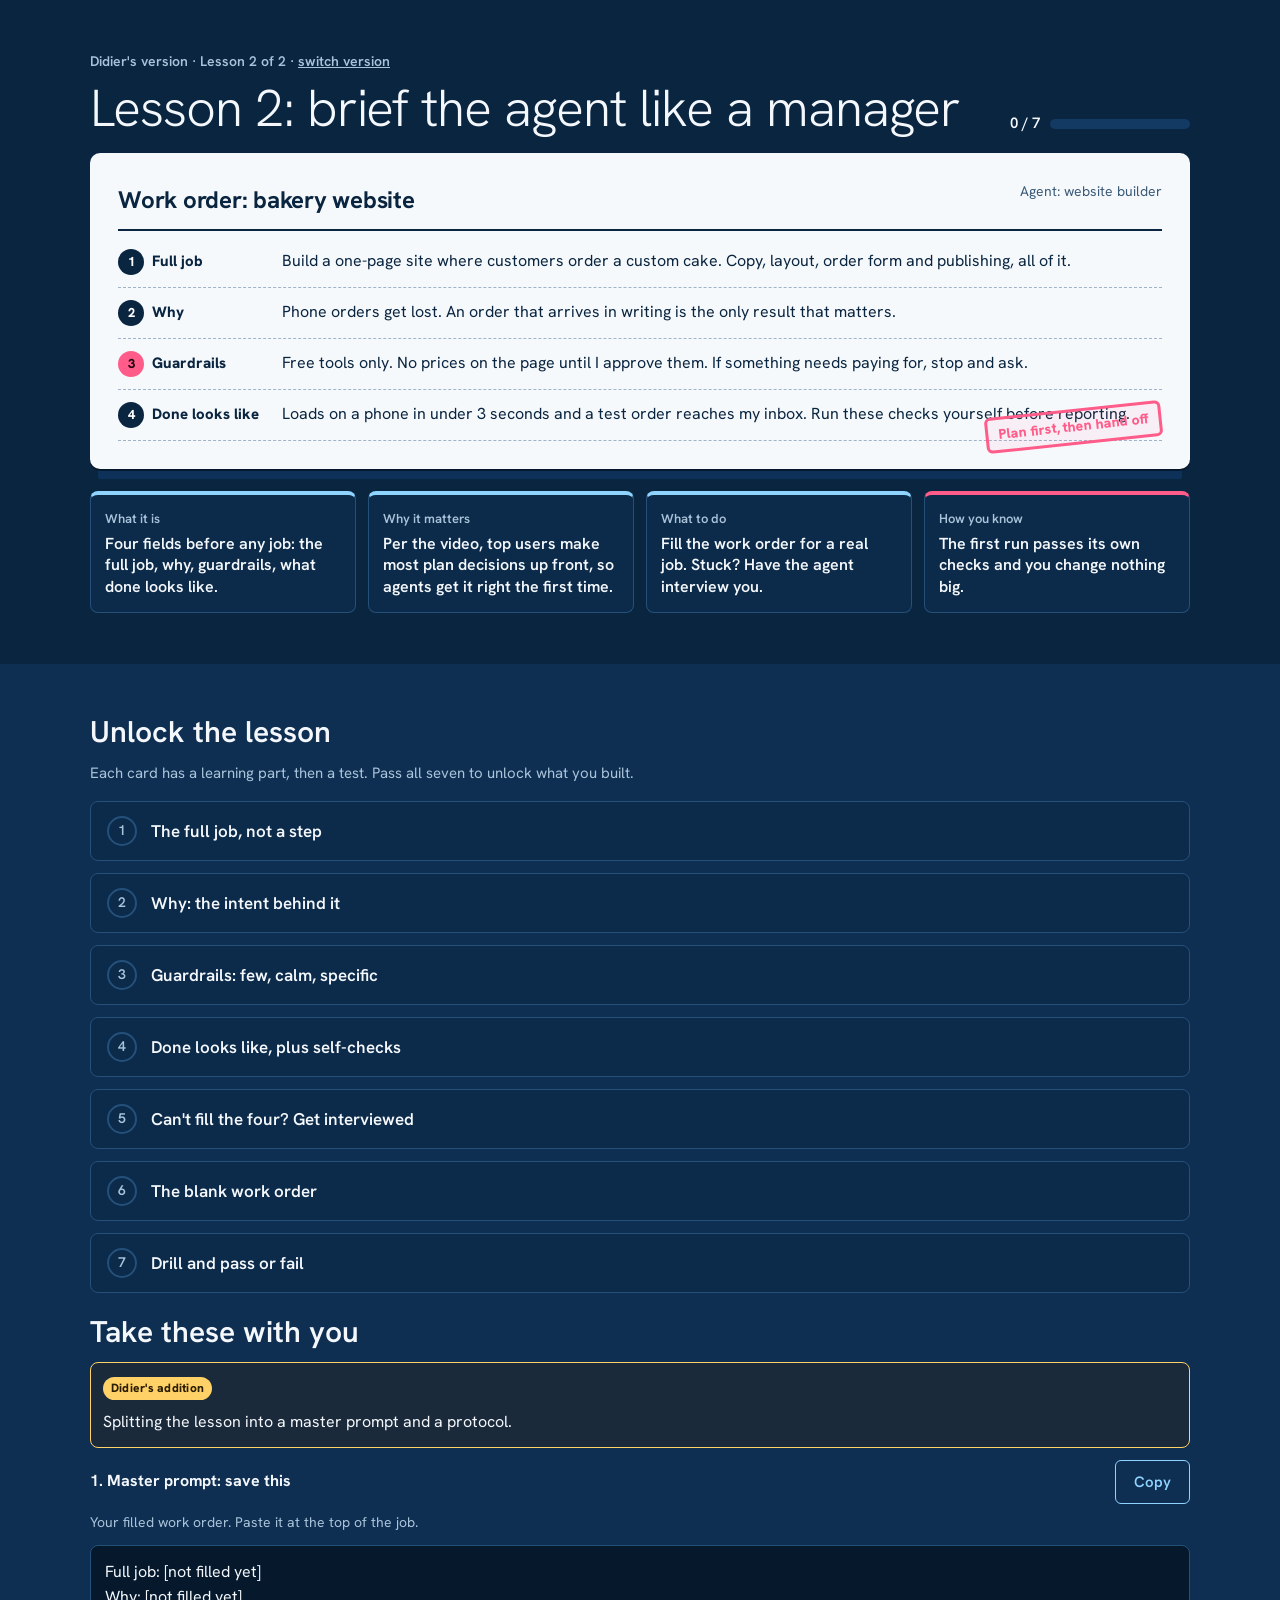
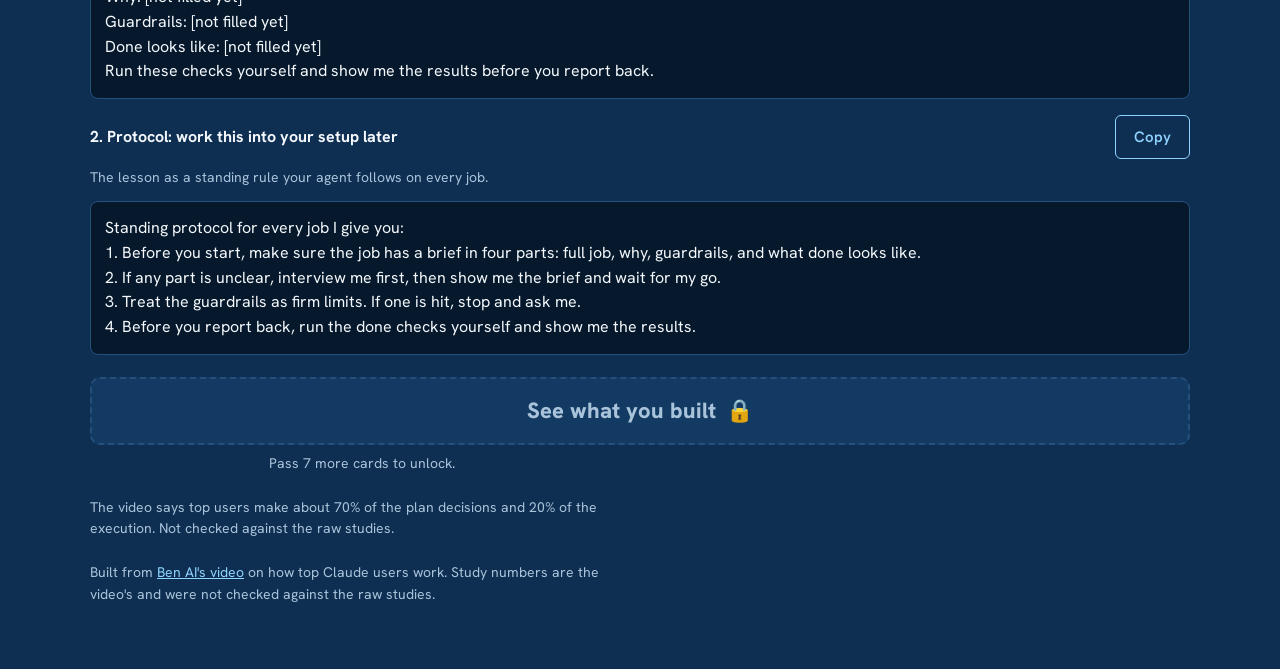
<file: didier/lesson2.html>
<!DOCTYPE html>
<html lang="en">
<head>
<meta charset="utf-8">
<meta name="viewport" content="width=device-width,initial-scale=1">
<title>Lesson 2 Manager Brief</title>
<link href="https://fonts.googleapis.com/css2?family=Hanken+Grotesk:wght@300;400;600;800&display=swap" rel="stylesheet">
<style>
:root{color-scheme:dark;--bg:#0a2540;--bg2:#0f2f52;--ink:#f4f8fc;--mute:#a9c3da;--sky:#8fd3ff;--pink:#ff5c8a;--line:#24507a;--paper:#f6f9fc;--pink2:#2a0612;--green:#3ddc97;--green2:#06281a;--red:#ff6b6b}
*{box-sizing:border-box;min-width:0}
html,body{margin:0}
body{background:var(--bg);color:var(--ink);font:16px/1.55 "Hanken Grotesk",system-ui,sans-serif;overflow-x:clip}
.band{padding-block:clamp(24px,4vw,52px);padding-inline:max(5vw,16px)}
.wrap{max-width:1100px;margin:0 auto}
.crumb{color:var(--mute);font-size:14px;font-weight:600;margin-bottom:8px}
.top{display:flex;justify-content:space-between;align-items:flex-end;gap:16px;flex-wrap:wrap;margin-bottom:18px}
h1{font-weight:300;font-size:clamp(32px,5vw,52px);line-height:1.05;letter-spacing:-.02em;margin:0;text-wrap:balance}
h2{font-weight:600;font-size:clamp(22px,3vw,30px);line-height:1.1;margin:0 0 14px}
p{margin:0 0 12px;max-width:68ch}
.trophy{display:flex;align-items:center;gap:10px;font-weight:600;font-size:15px;white-space:nowrap}
.meter{width:140px;height:10px;border-radius:99px;background:#123a63;overflow:hidden}
.meter i{display:block;height:100%;width:0;background:var(--pink);transition:width .4s}
.trophy.plat .meter i{background:linear-gradient(90deg,#e8eef5,#8fd3ff,#e8eef5)}
.bars{display:grid;grid-template-columns:repeat(4,minmax(0,1fr));gap:12px;margin-top:22px}
.bar{background:#0c2a49;border:1px solid var(--line);border-top:4px solid var(--sky);border-radius:8px;padding:14px}
.bar:nth-child(4){border-top-color:var(--pink)}
.bar small{display:block;color:var(--mute);font-size:13px;font-weight:600;margin-bottom:4px}
.bar div{font-size:16px;font-weight:600;line-height:1.35}
.alt{background:var(--bg2)}
.hint{color:var(--mute);font-size:15px;margin-bottom:16px}
.locks{display:grid;gap:12px}
details{background:#0c2a49;border:1px solid var(--line);border-radius:8px}
details[open]{border-color:var(--sky)}
summary{list-style:none;cursor:pointer;display:flex;align-items:center;gap:14px;padding:14px 16px;min-height:56px;font-weight:600;font-size:17px}
summary::-webkit-details-marker{display:none}
summary:focus-visible{outline:3px solid var(--pink);outline-offset:2px}
.lk{flex:none;width:30px;height:30px;border-radius:50%;display:grid;place-items:center;border:2px solid var(--line);color:var(--mute);font-size:14px}
details.got .lk{background:var(--pink);border-color:var(--pink);color:var(--pink2)}
.body{padding:0 16px 16px 60px}
.src{color:var(--mute);font-size:14px}
.copyhead{display:flex;justify-content:space-between;align-items:center;gap:12px;flex-wrap:wrap;margin:8px 0}
button{font:600 15px "Hanken Grotesk",sans-serif;min-height:44px;padding:0 18px;border-radius:6px;border:1px solid var(--sky);background:transparent;color:var(--sky);cursor:pointer}
button:hover{background:#123a63}
button:focus-visible,a:focus-visible,textarea:focus-visible,input:focus-visible{outline:3px solid var(--pink);outline-offset:2px}
pre{overflow-x:auto;background:#06192c;border:1px solid var(--line);border-radius:8px;padding:14px;margin:0;font:14px/1.6 ui-monospace,Menlo,Consolas,monospace;white-space:pre-wrap}
.scroll{overflow-x:auto}
table{border-collapse:collapse;width:100%;font-size:15px}
th,td{text-align:left;padding:9px 10px;border-bottom:1px solid var(--line);vertical-align:top}
th{color:var(--mute);font-weight:600;font-size:14px}
td:first-child{font-weight:600}
.opts{display:grid;gap:10px}
.opt{border:1px solid var(--line);border-radius:6px;padding:12px}
.tag{display:inline-block;font-size:13px;font-weight:600;padding:2px 8px;border-radius:99px;background:#123a63;color:var(--sky);margin-bottom:6px}
.tag.w{background:var(--pink);color:var(--pink2)}
.pass{display:grid;grid-template-columns:repeat(auto-fit,minmax(min(100%,240px),1fr));gap:10px;margin-top:10px}
.pass div{border-radius:6px;padding:12px;font-size:15px}
.pass .ok{border:1px solid var(--sky)}
.pass .no{border:1px solid var(--pink)}
ol{padding-left:1.2em;margin:6px 0}
li{margin-bottom:6px}
/* wrong (red) vs right (blue) */
.vs{display:grid;grid-template-columns:repeat(auto-fit,minmax(min(100%,260px),1fr));gap:10px;margin:8px 0 4px}
.vs div{border-radius:6px;padding:10px 12px;font-size:15px}
.vs .bad{border:1px solid var(--red);background:#2a1622}
.vs .good{border:1px solid var(--sky);background:#0f3358}
.vs b{display:block;font-size:13px;margin-bottom:2px}
.vs .bad b{color:var(--red)}
.vs .good b{color:var(--sky)}
/* try it now */
.try{margin-top:14px;border:1px dashed var(--sky);border-radius:8px;padding:14px;background:#0a2240}
.try.done{border-style:solid;border-color:var(--green)}
.tryhead{display:flex;justify-content:space-between;align-items:center;gap:8px;font-size:13px;font-weight:800;letter-spacing:.06em;text-transform:uppercase;color:var(--sky);margin-bottom:6px}
.try.done .tryhead{color:var(--green)}
.tryhead .st{font-size:12px;letter-spacing:0;text-transform:none;font-weight:600;color:var(--mute)}
.try.done .tryhead .st{color:var(--green)}
.q{font-weight:600;margin-bottom:10px}
.choices{display:grid;gap:8px}
.choice{text-align:left;width:100%;min-height:48px;padding:10px 14px;border-color:var(--line);color:var(--ink);font-weight:400;line-height:1.4}
.choice.wrong{border-color:var(--red);background:#2a1622;color:#ffd1d1}
.choice.right{border-color:var(--green);background:var(--green);color:var(--green2);font-weight:600}
.fb{margin:10px 0 0;font-size:15px;min-height:1px}
.fb.no{color:#ffb3b3}
.fb.yes{color:var(--green)}
.field{display:grid;gap:6px;margin-top:10px}
.field label{font-weight:600;font-size:15px}
.field label small{display:block;font-weight:400;color:var(--mute);font-size:14px}
textarea,input[type=text]{width:100%;font:16px/1.45 "Hanken Grotesk",sans-serif;color:var(--ink);background:#06192c;border:1px solid var(--line);border-radius:6px;padding:10px 12px}
textarea{min-height:76px;resize:vertical}
.field.ok textarea,.field.ok input{border-color:var(--green)}
.frow{display:flex;justify-content:space-between;align-items:center;gap:10px}
.frow span{font-size:13px;color:var(--mute)}
.field.ok .frow span{color:var(--green)}
.frow button{min-height:40px;padding:0 14px;font-size:14px}
/* next button */
.next{margin-top:22px}
.nextbtn{display:flex;align-items:center;justify-content:center;gap:10px;width:100%;min-height:68px;border-radius:10px;font:800 clamp(18px,2.6vw,22px) "Hanken Grotesk",sans-serif;text-decoration:none;text-align:center;padding:12px 18px}
.nextbtn.locked{background:#123a63;color:var(--mute);border:2px dashed var(--line);pointer-events:none}
.nextbtn.open{background:var(--pink);color:var(--pink2);border:2px solid var(--pink)}
.nextnote{text-align:center;color:var(--mute);font-size:14px;margin-top:8px}
.plat{display:none;margin-top:18px;padding:16px;border-radius:8px;background:linear-gradient(90deg,#dfe7f0,#8fd3ff);color:#0a2540;font-weight:600}
.plat.on{display:block}
.saved{margin-top:22px}
.saved pre{max-height:360px;overflow:auto}
@media(max-width:760px){.bars{grid-template-columns:repeat(2,minmax(0,1fr))}}
@media(max-width:600px){.body{padding-left:16px}table{font-size:13px}}
@media(prefers-reduced-motion:reduce){*{animation:none!important;transition:none!important}}
/* v2: learn / test split */
.learn{padding-bottom:4px}
.testdiv{display:flex;align-items:center;gap:10px;margin:18px 0 4px;color:var(--pink);font-size:12px;font-weight:800;letter-spacing:.12em;text-transform:uppercase}
.testdiv::before,.testdiv::after{content:"";flex:1;height:2px;background:var(--pink);opacity:.6}
.test .try:first-child{margin-top:8px}
.test .sample{background:#06192c;border:1px solid var(--line);border-radius:6px;padding:12px;margin:0 0 12px;font-size:15px}
.test .sample b{display:block;font-size:13px;color:var(--mute);margin-bottom:4px}
pre.tmpl{font:16px/1.55 "Hanken Grotesk",system-ui,sans-serif}
.mine{display:inline-block;font-size:12px;font-weight:800;padding:2px 8px;border-radius:99px;background:#ffd166;color:#2a1d00;margin-bottom:6px;letter-spacing:.02em}
.minebox{border:1px solid #ffd166;border-radius:8px;padding:12px;margin:12px 0;background:#1b2a3a}
.later{font-size:14px;color:var(--sky);margin:6px 0 0;font-weight:600}
.prefs fieldset{border:0;padding:0;margin:0 0 14px}
.prefs legend{font-weight:600;font-size:15px;margin-bottom:6px;padding:0}
.prefs label.opt2{display:flex;gap:10px;align-items:flex-start;padding:10px 12px;border:1px solid var(--line);border-radius:6px;margin-bottom:6px;cursor:pointer;font-size:15px}
.prefs label.opt2:has(input:checked){border-color:var(--sky);background:#0f3358}
.prefs input[type=radio],.prefs input[type=checkbox]{width:20px;height:20px;margin:1px 0 0;flex:none;accent-color:var(--sky)}
.backbtn{margin-top:10px;border-color:var(--pink);color:var(--pink)}
.groupcopy{margin-top:12px;width:100%;border-color:var(--pink);color:var(--pink)}
.peek{margin-top:12px;background:#06192c}
.peek summary{font-size:15px;min-height:44px}
.kit{display:grid;gap:16px;margin-top:18px}
.kitem{background:#0c2a49;border:1px solid var(--line);border-radius:8px;padding:14px}
.kitem.empty{opacity:.6}
.pick{display:grid;gap:12px;margin-top:20px}
.pick a{display:block;padding:18px;border:1px solid var(--line);border-radius:10px;background:#0c2a49;color:var(--ink);text-decoration:none}
.pick a b{font-size:20px;display:block;margin-bottom:4px}
.pick a:hover{border-color:var(--sky)}
/* v3: Lesson 1 game layer */
.mini{flex:none;width:44px;height:32px;color:var(--sky)}
.prefs label.opt2 .mini{margin-top:-4px}
.shut{display:none!important}
.starttest{margin-top:14px;width:100%;border-color:var(--pink);color:var(--pink);font-weight:800}
.speakrow{display:flex;justify-content:flex-end;margin:-4px 0 8px}
.speak{min-height:38px;padding:0 12px;font-size:14px}
.soundbar{display:flex;align-items:center;gap:12px;flex-wrap:wrap;margin:-4px 0 16px}
.soundbar button[aria-pressed=false]{border-color:var(--line);color:var(--mute)}
.match .mcols{display:grid;grid-template-columns:minmax(0,1fr) minmax(0,1fr);gap:10px}
.match h4{margin:0 0 6px;font-size:13px;color:var(--mute);font-weight:600}
.mjob,.mvis{display:flex;align-items:center;gap:8px;width:100%;text-align:left;min-height:52px;padding:8px 10px;margin-bottom:8px;border-color:var(--line);color:var(--ink);font-weight:400;font-size:14px;line-height:1.3}
.mjob.sel{border-color:var(--sky);background:#0f3358;font-weight:600}
.mjob.ok,.mvis.ok{border-color:var(--green);background:#0d3a2c;color:#c9f5e2}
.mjob.bad,.mvis.bad{border-color:var(--red);background:#2a1622}
.mjob small{display:block;color:var(--green);font-weight:600;font-size:12px}
.mvis.drop{outline:2px dashed var(--sky)}
.cmp{display:grid;grid-template-columns:minmax(0,1fr) minmax(0,1fr);gap:8px;margin-top:12px}
.cmp pre{font:13px/1.45 "Hanken Grotesk",sans-serif;padding:10px}
.cmp .copyhead{margin:0 0 6px}
.cmp .copyhead button{min-height:36px;padding:0 10px;font-size:13px}
.retake{margin-top:12px;width:100%}
</style>
</head>
<body data-lesson="l2" data-prefix="sp1d" id="top">
<section class="band">
<div class="wrap">
<div class="crumb">Didier's version · Lesson 2 of 2 · <a href="../index.html" style="color:var(--mute)">switch version</a></div>
<div class="top">
<h1>Lesson 2: brief the agent like a manager</h1>
<div class="trophy" id="trophy"><span id="tcount">0 / 7</span><div class="meter"><i id="tbar"></i></div></div>
</div>
<style>
.ticket{background:var(--paper);color:#0a2540;border-radius:10px;padding:clamp(16px,3vw,28px);box-shadow:0 2px 0 #06192c,0 18px 0 -8px #0d3159;position:relative}
.thead{display:flex;justify-content:space-between;gap:12px;flex-wrap:wrap;border-bottom:2px solid #0a2540;padding-bottom:10px;margin-bottom:6px}
.thead b{font-size:clamp(18px,2.4vw,24px);letter-spacing:-.01em}
.thead span{font-size:14px;color:#3c5a78}
.tf{display:grid;grid-template-columns:150px minmax(0,1fr);gap:14px;padding:12px 0;border-bottom:1px dashed #9fb4c9}
.tf:last-of-type{border-bottom:0}
.tl{font-weight:800;font-size:15px;display:flex;gap:8px;align-items:baseline}
.tl em{font-style:normal;display:inline-grid;place-items:center;width:26px;height:26px;border-radius:50%;background:#0a2540;color:#fff;font-size:13px;flex:none}
.tf:nth-of-type(4) .tl em{background:var(--pink);color:var(--pink2)}
.tv{font-size:16px}
.stamp{position:absolute;right:clamp(12px,3vw,28px);bottom:clamp(12px,3vw,24px);border:3px solid var(--pink);color:var(--pink);font-weight:800;font-size:14px;padding:4px 10px;border-radius:6px;transform:rotate(-6deg);background:rgba(255,92,138,.06)}
@media(max-width:600px){.tf{grid-template-columns:minmax(0,1fr);gap:4px}.stamp{position:static;display:inline-block;margin-top:10px}}
</style>
<div class="ticket" role="img" aria-label="Example work order with four fields">
<div class="thead"><b>Work order: bakery website</b><span>Agent: website builder</span></div>
<div class="tf"><div class="tl"><em>1</em>Full job</div><div class="tv">Build a one-page site where customers order a custom cake. Copy, layout, order form and publishing, all of it.</div></div>
<div class="tf"><div class="tl"><em>2</em>Why</div><div class="tv">Phone orders get lost. An order that arrives in writing is the only result that matters.</div></div>
<div class="tf"><div class="tl"><em>3</em>Guardrails</div><div class="tv">Free tools only. No prices on the page until I approve them. If something needs paying for, stop and ask.</div></div>
<div class="tf"><div class="tl"><em>4</em>Done looks like</div><div class="tv">Loads on a phone in under 3 seconds and a test order reaches my inbox. Run these checks yourself before reporting.</div></div>
<div class="stamp">Plan first, then hand off</div>
</div>
<div class="bars"><div class="bar"><small>What it is</small><div>Four fields before any job: the full job, why, guardrails, what done looks like.</div></div><div class="bar"><small>Why it matters</small><div>Per the video, top users make most plan decisions up front, so agents get it right the first time.</div></div><div class="bar"><small>What to do</small><div>Fill the work order for a real job. Stuck? Have the agent interview you.</div></div><div class="bar"><small>How you know</small><div>The first run passes its own checks and you change nothing big.</div></div></div>
</div>
</section><section class="band alt">
<div class="wrap">
<h2>Unlock the lesson</h2>
<p class="hint">Each card has a learning part, then a test. Pass all seven to unlock what you built.</p>
<div class="locks" id="locks">
<details><summary><span class="lk">1</span>The full job, not a step</summary><div class="body"><div class="learn"><p>The video says top users hand over the whole outcome. A step makes the agent wait for you after every move; the whole job lets it plan the order itself.</p><div class="vs"><div class="bad"><b>Wrong: a step</b>Make a header for the site.</div><div class="good"><b>Right: the full job</b>Build the whole site that gets customers to order.</div></div></div><div class="testdiv">Test</div><div class="test"><div class="try quiz" data-quiz="l2q1" data-answer="c"><div class="tryhead">Try it now<span class="st">Pick one</span></div><p class="q">Which one is a full job?</p><div class="choices"><button type="button" class="choice" data-k="a" data-why="That is one step. The agent stops and waits for the next.">Make a header for the bakery site.</button><button type="button" class="choice" data-k="b" data-why="Still a step, and no outcome to aim at.">Pick some colors for the site.</button><button type="button" class="choice" data-k="c" data-why="The whole outcome, so the agent can plan the order itself.">Build the whole bakery site that gets customers to order a cake.</button><button type="button" class="choice" data-k="d" data-why="A step. Useful, but the agent cannot plan around it.">Fix the footer.</button></div><p class="fb" aria-live="polite"></p></div></div></div></details><details><summary><span class="lk">2</span>Why: the intent behind it</summary><div class="body"><div class="learn"><p>The why lets the agent make the calls you didn't think of. If it knows orders are the goal, it puts the order button where people see it without being told.</p><div class="vs"><div class="bad"><b>Wrong: no why</b>Add an order form.</div><div class="good"><b>Right: with why</b>A written order is the only goal, so the form is the most important thing on the page.</div></div></div><div class="testdiv">Test</div><div class="test"><div class="try quiz" data-quiz="l2q2" data-answer="c"><div class="tryhead">Try it now<span class="st">Pick one</span></div><p class="q">Which line gives the agent the why?</p><div class="choices"><button type="button" class="choice" data-k="a" data-why="That is a task with no reason behind it.">Add an order form.</button><button type="button" class="choice" data-k="b" data-why="A style choice, not the intent.">Use pink and brown.</button><button type="button" class="choice" data-k="c" data-why="Now the agent can make calls you never mentioned, like moving the button up top.">Orders are the only goal, so the order button matters most.</button><button type="button" class="choice" data-k="d" data-why="Vague, and still no reason.">Make it nice.</button></div><p class="fb" aria-live="polite"></p></div></div></div></details><details><summary><span class="lk">3</span>Guardrails: few, calm, specific</summary><div class="body"><div class="learn"><p>A few hard limits, written plainly. The video warns against ALL-CAPS "CRITICAL" or "MUST" wording, because it makes models overreact.</p><div class="vs"><div class="bad"><b>Wrong: shouting</b>CRITICAL: you MUST NEVER use paid tools!!!</div><div class="good"><b>Right: calm</b>Use only free tools. If something needs paying for, stop and ask me.</div></div></div><div class="testdiv">Test</div><div class="test"><div class="try quiz" data-quiz="l2q3" data-answer="b"><div class="tryhead">Try it now<span class="st">Pick one</span></div><p class="q">Which guardrail will an agent follow best?</p><div class="choices"><button type="button" class="choice" data-k="a" data-why="Shouting makes models overreact near the rule.">CRITICAL: you MUST NEVER use paid tools!!!</button><button type="button" class="choice" data-k="b" data-why="Calm, specific, and it says what to do when the limit is hit.">Use only free tools. If something needs paying for, stop and ask me.</button><button type="button" class="choice" data-k="c" data-why="Too vague to follow or check.">Be careful with money.</button><button type="button" class="choice" data-k="d" data-why="Names no limit at all.">Don&#x27;t do anything bad.</button></div><p class="fb" aria-live="polite"></p></div></div></div></details><details><summary><span class="lk">4</span>Done looks like, plus self-checks</summary><div class="body"><div class="learn"><p>Describe done as things you could test, then tell the agent to run those tests itself before it reports. The video credits this to Boris Cherny, who created Claude Code.</p><div class="vs"><div class="bad"><b>Wrong: vague</b>Make it look good.</div><div class="good"><b>Right: testable</b>Loads under 3 seconds on a phone. The test order arrives. Show me the result.</div></div></div><div class="testdiv">Test</div><div class="test"><div class="try quiz" data-quiz="l2q4" data-answer="c"><div class="tryhead">Try it now<span class="st">Pick one</span></div><p class="q">Which &quot;done&quot; can the agent check by itself?</p><div class="choices"><button type="button" class="choice" data-k="a" data-why="Nobody can test &quot;good&quot;.">Make it look good.</button><button type="button" class="choice" data-k="b" data-why="Same problem: no check to run.">Make it professional.</button><button type="button" class="choice" data-k="c" data-why="Two tests the agent can run, plus the order to run them.">Loads on a phone in under 3 seconds and the test order reaches my inbox. Run these checks and show me.</button><button type="button" class="choice" data-k="d" data-why="That hands the call back to the agent with nothing to measure.">Done when you think it is done.</button></div><p class="fb" aria-live="polite"></p></div></div></div></details><details><summary><span class="lk">5</span>Can&#x27;t fill the four? Get interviewed</summary><div class="body"><div class="learn"><p>When the job is still fuzzy, the video's move is to flip it: the agent asks, you answer, and it writes the brief.</p><div class="copyhead"><b>Interview prompt</b><button type="button" data-copy="interview">Copy</button></div><pre id="interview" class="tmpl">Before doing anything, interview me so you can write a full brief for this job. Ask me questions until you can cover the full job, why it matters, the guardrails, and what done looks like with checks you can run yourself. Then show me the brief in four parts and wait for my go.</pre></div><div class="testdiv">Test</div><div class="test"><div class="try quiz" data-quiz="l2q5" data-answer="b"><div class="tryhead">Try it now (1 of 2)<span class="st">Pick one</span></div><p class="q">You know you need a site but can&#x27;t say what done looks like. What now?</p><div class="choices"><button type="button" class="choice" data-k="a" data-why="A blank line means the agent guesses, and guesses are what cause redirects.">Send the four lines with &quot;Done: TBD&quot;</button><button type="button" class="choice" data-k="b" data-why="The agent pulls the missing line out of you.">Paste the interview prompt and answer its questions</button></div><p class="fb" aria-live="polite"></p></div></div></div></details><details><summary><span class="lk">6</span>The blank work order</summary><div class="body"><div class="learn"><p>Paste this at the top of any agent job and fill the four lines.</p><div class="copyhead"><b>Brief template</b><button type="button" data-copy="tmpl">Copy</button></div><pre id="tmpl" class="tmpl">Full job: [the whole outcome, not a step]
Why: [what this is for, and the one result that matters]
Guardrails: [a few plain limits; what to do if one is hit]
Done looks like: [testable checks]. Run these checks yourself and show me the results before you report back.</pre></div><div class="testdiv">Test</div><div class="test"><div class="try typed"><div class="tryhead">Try it now<span class="st">Saved as you type</span></div><p class="q">Fill the work order for a real job of your own.</p><p class="later">Finish the lesson. Everything you write is waiting for you at the end.</p><div class="field"><label for="l2_job">Full job<small>The whole outcome, not a step.</small></label><textarea id="l2_job" data-save="l2_job" data-min="8" placeholder=""></textarea><div class="frow"><span>Not answered yet</span><button type="button">Copy</button></div></div><div class="field"><label for="l2_why">Why<small>What it is for, and the one result that matters.</small></label><textarea id="l2_why" data-save="l2_why" data-min="8" placeholder=""></textarea><div class="frow"><span>Not answered yet</span><button type="button">Copy</button></div></div><div class="field"><label for="l2_guard">Guardrails<small>A few calm limits, and what to do if one is hit.</small></label><textarea id="l2_guard" data-save="l2_guard" data-min="8" placeholder=""></textarea><div class="frow"><span>Not answered yet</span><button type="button">Copy</button></div></div><div class="field"><label for="l2_done">Done looks like<small>Checks the agent can run itself.</small></label><textarea id="l2_done" data-save="l2_done" data-min="8" placeholder=""></textarea><div class="frow"><span>Not answered yet</span><button type="button">Copy</button></div></div><button type="button" class="groupcopy" data-copygroup="1">Copy all four, with titles</button></div></div></div></details><details><summary><span class="lk">7</span>Drill and pass or fail</summary><div class="body"><div class="learn"><ol><li>Pick a real agent job.</li><li>Send it your filled work order. If a line is still blank, use the interview prompt first.</li><li>Let the agent run without stepping in.</li></ol><div class="pass"><div class="ok"><b>Pass</b><br>The first run passes its own checks, and your fixes are small.</div><div class="no"><b>Fail</b><br>You had to redirect it. Find which of the four lines was missing.</div></div></div><div class="testdiv">Test</div><div class="test"><div class="try quiz" data-quiz="l2q7" data-answer="b"><div class="tryhead">Try it now<span class="st">Pick one</span></div><p class="q">Your first run needed redirecting. What is the first move?</p><div class="choices"><button type="button" class="choice" data-k="a" data-why="Shouting makes it worse, per card 3.">Rewrite the brief in ALL CAPS so it listens</button><button type="button" class="choice" data-k="b" data-why="The fix lives in the brief, not in more pushing.">Find which of the four lines was missing or vague, fix it, rerun</button><button type="button" class="choice" data-k="c" data-why="Per the video, beginners quit about 19% of the time versus 5 to 7% for top users. Fix the brief instead.">Give up on agents for this job</button><button type="button" class="choice" data-k="d" data-why="That puts all the planning and the work back on you.">Do the job yourself</button></div><p class="fb" aria-live="polite"></p></div><div class="try typed"><div class="tryhead">Try it now<span class="st">Saved as you type</span></div><p class="q">Lock in the drill.</p><p class="later">Finish the lesson. Everything you write is waiting for you at the end.</p><div class="field"><label for="l2_task">Which real job gets this brief first?</label><input type="text" id="l2_task" data-save="l2_task" data-min="3" placeholder="" autocomplete="off"><div class="frow"><span>Not answered yet</span><button type="button">Copy</button></div></div></div></div></div></details>
</div>
<div class="saved"><h2 style="margin-top:8px">Take these with you</h2><div class="minebox"><span class="mine">Didier's addition</span><p style="margin:4px 0 0">Splitting the lesson into a master prompt and a protocol.</p></div><div class="copyhead"><b>1. Master prompt: save this</b><button type="button" data-copy="master">Copy</button></div><p class="src">Your filled work order. Paste it at the top of the job.</p><pre id="master" class="tmpl"></pre><div class="copyhead" style="margin-top:16px"><b>2. Protocol: work this into your setup later</b><button type="button" data-copy="protocol">Copy</button></div><p class="src">The lesson as a standing rule your agent follows on every job.</p><pre id="protocol" class="tmpl"></pre></div>
<div class="plat" id="plat">Platinum: Lesson 2 complete.</div><div class="next"><a id="nextbtn" class="nextbtn locked" href="finish.html" aria-disabled="true" tabindex="-1"><span>See what you built</span><span class="ico" aria-hidden="true">🔒</span></a><p class="nextnote" id="nextnote"></p></div>
<p class="src" style="margin-top:22px">The video says top users make about 70% of the plan decisions and 20% of the execution. Not checked against the raw studies.</p>
<p class="src" style="margin-top:22px">Built from <a href="https://www.youtube.com/watch?v=81Jg17dQz1A" style="color:var(--sky)">Ben AI's video</a> on how top Claude users work. Study numbers are the video's and were not checked against the raw studies.</p>
</div>
</section>
<script>
(function(){
const P=(document.body.dataset.prefix||'sp1x')+':';
const S={get:k=>{try{return localStorage.getItem(P+k)}catch(e){return null}},
 set:(k,v)=>{try{localStorage.setItem(P+k,v)}catch(e){}},
 del:k=>{try{localStorage.removeItem(P+k)}catch(e){}},
 clear:()=>{try{Object.keys(localStorage).filter(k=>k.startsWith(P)).forEach(k=>localStorage.removeItem(k))}catch(e){}}};
const val=id=>(S.get('f:'+id)||'').trim();

const WO=[['l2_job','Full job'],['l2_why','Why'],['l2_guard','Guardrails'],['l2_done','Done looks like']];
const workOrder=()=>WO.map(([id,t])=>t+': '+(val(id)||'[not filled yet]')).join('\n');
const master=()=>workOrder()+'\nRun these checks yourself and show me the results before you report back.';
const PROTOCOL=`Standing protocol for every job I give you:
1. Before you start, make sure the job has a brief in four parts: full job, why, guardrails, and what done looks like.
2. If any part is unclear, interview me first, then show me the brief and wait for my go.
3. Treat the guardrails as firm limits. If one is hit, stop and ask me.
4. Before you report back, run the done checks yourself and show me the results.`;

/* ---------- sound (only on pages with a sound switch) ---------- */
const soundOn=()=>!!document.getElementById('soundtoggle')&&S.get('sound')!=='off';
let AC=null;
function tone(ok){
 if(!soundOn())return;
 try{
  AC=AC||new (window.AudioContext||window.webkitAudioContext)();
  if(AC.state==='suspended')AC.resume();
  const t=AC.currentTime,notes=ok?[[880,0],[1318.5,.11]]:[[185,0]];
  notes.forEach(([f,d])=>{
   const o=AC.createOscillator(),g=AC.createGain();
   o.type=ok?'sine':'triangle';o.frequency.value=f;
   const peak=ok?.09:.05,len=ok?.55:.3;
   g.gain.setValueAtTime(.0001,t+d);g.gain.exponentialRampToValueAtTime(peak,t+d+.02);g.gain.exponentialRampToValueAtTime(.0001,t+d+len);
   o.connect(g);g.connect(AC.destination);o.start(t+d);o.stop(t+d+len+.05);
  });
 }catch(e){}
}

async function copyText(text,btn){
 const label=btn.dataset.label||btn.textContent;btn.dataset.label=label;
 let ok=false;
 try{await navigator.clipboard.writeText(text);ok=true}catch(e){
  const t=document.createElement('textarea');t.value=text;t.setAttribute('readonly','');t.style.position='fixed';t.style.opacity='0';
  document.body.appendChild(t);t.select();t.setSelectionRange(0,text.length);
  try{ok=document.execCommand('copy')}catch(e2){}
  t.remove();
 }
 btn.textContent=ok?'Copied':'Copy failed, select and copy by hand';
 setTimeout(()=>{btn.textContent=label},2000);
}

/* ---------- answer-style block (Lesson 1, card 4) ---------- */
const MATCH_LINE='- Pick the visual by the job: a dashboard for numbers I watch, a sheet for rows to sort or fill, a doc for a plan to keep, a whiteboard for a process, slides for a walkthrough, and a one-page page for a one-off report.';
function prefBlock(f){
 if(!f)return'';
 const g=n=>{const e=f.querySelector(`[name=${n}]:checked`);return e?e.value:''};
 const all=n=>[...f.querySelectorAll(`[name=${n}]:checked`)].map(e=>e.value);
 const L=['How I want your answers:'];
 const STRUCT={four:'- Answer top-down in four parts: 1. Needs me: what only I can decide or give ("None" if nothing). 2. Goal met?: yes, partly or no, with the proof. 3. Short path: the next 1 to 3 steps. 4. Errors and why: what failed or is uncertain, and why.',
  concise:'- Keep every answer concise. Lead with what matters and cut the rest.',
  bottom:'- Give me the bottom line first, in one or two sentences, then the details.',
  qa:'- Answer as questions and answers: each question I would ask, then a short answer to it.'};
 if(STRUCT[g('structure')])L.push(STRUCT[g('structure')]);
 const v=all('vis');
 if(v.length)L.push('- When an answer would be a long block of text, give it to me as a visual instead. Formats I use: '+v.join(', ')+'.');
 L.push(...({fast:['- I read fast. Keep it tight and skip recaps.'],slow:['- I take my time reading. Use short sentences and one idea per line.'],
   both:['- My reading pace changes day to day. Put the key point in the first line so I can stop early, and keep the rest easy to skim.']})[g('speed')]||[]);
 L.push(...({visual:['- Lead with a visual, then the words.'],words:['- Lead with words. Add a visual only when it saves me reading.'],
   both:['- Give me a short visual and short words side by side.'],bullets:['- Use bullet points instead of paragraphs.']})[g('lead')]||[]);
 const m=document.getElementById('match');if(m&&m.dataset.ok)L.push(MATCH_LINE);
 const r=all('read');
 if(r.includes('dys'))L.push('- I have dyslexia. Use short sentences, bullet points and bold key words. No dense paragraphs. Use plain, easy-to-read fonts in anything visual.');
 if(r.includes('color'))L.push('- I am color blind. Never use color alone to show meaning; add labels, icons or patterns, and keep contrast high.');
 if(r.includes('small'))L.push('- Small text is hard for me. Use large text in anything visual.');
 if(r.includes('long'))L.push('- Long paragraphs lose me. Keep each paragraph to two or three lines.');
 const other=(f.querySelector('[name=read_other]')||{}).value||'';
 if(r.includes('other')&&other.trim())L.push('- Reading note: '+other.trim());
 return L.join('\n');
}
function prefOk(f){
 const has=n=>!f.querySelector(`[name=${n}]`)||!!f.querySelector(`[name=${n}]:checked`);
 const other=f.querySelector('[name=read_other]');
 const otherOk=!(f.querySelector('[name=read][value=other]:checked'))||(other&&other.value.trim().length>=3);
 const m=document.getElementById('match');
 return has('structure')&&has('vis')&&has('speed')&&has('lead')&&has('read')&&otherOk&&(!m||!!m.dataset.ok);
}

/* ---------- take-home kit ---------- */
const KIT=[
 ['My answer-style block','Lesson 1. Give this to your agent as a standing instruction.',()=>val('l1_block')],
 ['My answer-style block, Version 1','Lesson 1. Your first try, kept when you retook the questions.',()=>val('l1_block_v1'),true],
 ['My work order','Lesson 2. Your master prompt: paste it at the top of a job.',()=>WO.some(([id])=>val(id))?master():''],
 ['My brief protocol','Lesson 2. A standing rule to build into your setup.',()=>S.get('pass:l2')?PROTOCOL:'']
];

document.addEventListener('DOMContentLoaded',()=>{
 if('scrollRestoration' in history)history.scrollRestoration='manual';
 window.scrollTo(0,0);

 document.querySelectorAll('[data-copy]').forEach(b=>b.addEventListener('click',()=>{
  copyText(document.getElementById(b.dataset.copy).textContent,b)}));

 const ds=[...document.querySelectorAll('#locks > details')];

 /* pacing: the test opens only after the lesson part */
 const openTest=d=>{const t=d.querySelector('.test.shut');if(t){t.classList.remove('shut');const b=d.querySelector('.starttest');if(b)b.remove();S.set('open:'+document.body.dataset.lesson+':'+ds.indexOf(d),'1')}};
 ds.forEach((d,i)=>{
  const b=d.querySelector('.starttest');if(!b)return;
  if(S.get('open:'+document.body.dataset.lesson+':'+i))openTest(d);
  b.addEventListener('click',()=>{openTest(d);const t=d.querySelector('.test');if(t)t.scrollIntoView({behavior:'smooth',block:'start'})});
 });

 /* quizzes */
 document.querySelectorAll('.quiz').forEach(qz=>{
  const id=qz.dataset.quiz,ans=qz.dataset.answer,fb=qz.querySelector('.fb'),st=qz.querySelector('.st');
  const bs=[...qz.querySelectorAll('.choice')];
  const win=(b,silent)=>{
   qz.dataset.ok='1';qz.classList.add('done');bs.forEach(x=>x.classList.remove('wrong'));b.classList.add('right');
   fb.className='fb yes';fb.textContent='Right. '+b.dataset.why;st.textContent='Passed';
   const old=qz.querySelector('.backbtn');if(old)old.remove();
   if(!silent){S.set('q:'+id,'ok');tone(true);update()}
  };
  bs.forEach(b=>b.addEventListener('click',()=>{
   if(qz.dataset.ok)return;
   if(b.dataset.k===ans){win(b);return}
   tone(false);
   b.classList.add('wrong');fb.className='fb no';fb.textContent=(b.dataset.back?'':'Not this one. ')+b.dataset.why+(b.dataset.back?'':' Try again.');
   if(b.dataset.back&&!qz.querySelector('.backbtn')){
    const bb=document.createElement('button');bb.type='button';bb.className='backbtn';bb.textContent='Back to card '+b.dataset.back;
    bb.addEventListener('click',()=>{const d=ds[+b.dataset.back-1];d.open=true;openTest(d);d.scrollIntoView({behavior:'smooth'});b.classList.remove('wrong');bb.remove();fb.textContent=''});
    fb.after(bb);
   }
  }));
  if(S.get('q:'+id)==='ok'){const b=bs.find(x=>x.dataset.k===ans);if(b)win(b,true)}
 });

 /* typed answers */
 document.querySelectorAll('[data-save]').forEach(el=>{
  const id=el.dataset.save,min=+(el.dataset.min||1),wrap=el.closest('.field'),st=wrap.querySelector('.frow span');
  const v=S.get('f:'+id);if(v!==null)el.value=v;
  const check=()=>{const ok=el.value.trim().length>=min;wrap.classList.toggle('ok',ok);el.dataset.ok=ok?'1':'';
   st.textContent=ok?'Saved on this phone':(el.value.trim()?'Saved, keep going':'Not answered yet');return ok};
  el.addEventListener('input',()=>{S.set('f:'+id,el.value);check();update()});
  wrap.querySelector('button').addEventListener('click',e=>copyText(el.value.trim()?el.value:'(empty)',e.currentTarget));
  check();
 });

 /* matching game: tap a job then a visual, or drag a job onto a visual */
 const mg=document.getElementById('match');let sync=()=>{};
 if(mg){
  let done={};try{done=JSON.parse(S.get('match')||'{}')}catch(e){}
  const jobs=[...mg.querySelectorAll('.mjob')],vis=[...mg.querySelectorAll('.mvis')],fb=mg.querySelector('.fb');
  let sel=null;
  const mark=()=>{
   jobs.forEach(j=>{const ok=!!done[j.dataset.m];j.classList.toggle('ok',ok);j.disabled=ok;j.draggable=!ok;
    const s=j.querySelector('small');if(s)s.textContent=ok?'→ '+mg.querySelector(`.mvis[data-v="${j.dataset.m}"] span`).textContent:''});
   vis.forEach(v=>v.classList.toggle('ok',!!done[v.dataset.v]));
   const all=jobs.every(j=>done[j.dataset.m]);mg.dataset.ok=all?'1':'';
   mg.querySelector('.st').textContent=all?'All matched':jobs.filter(j=>done[j.dataset.m]).length+' of '+jobs.length+' matched';
  };
  const pick=j=>{if(done[j.dataset.m])return;sel=j;jobs.forEach(x=>x.classList.toggle('sel',x===j));fb.className='fb';fb.textContent='Now tap the visual for: '+j.dataset.label};
  const tryMatch=(j,v)=>{
   if(!j||done[j.dataset.m])return;
   if(v.dataset.v===j.dataset.m){done[j.dataset.m]=1;S.set('match',JSON.stringify(done));sel=null;jobs.forEach(x=>x.classList.remove('sel'));
    fb.className='fb yes';fb.textContent='Right. '+j.dataset.label+' → '+v.querySelector('span').textContent+'.';tone(true);mark();sync();update()}
   else{tone(false);fb.className='fb no';fb.textContent='Not quite. '+v.querySelector('span').textContent+' is for '+v.dataset.what+'. Try another.';
    [j,v].forEach(x=>{x.classList.add('bad');setTimeout(()=>x.classList.remove('bad'),700)})}
  };
  jobs.forEach(j=>{j.addEventListener('click',()=>pick(j));j.addEventListener('dragstart',e=>{pick(j);try{e.dataTransfer.setData('text/plain',j.dataset.m)}catch(x){}})});
  vis.forEach(v=>{
   v.addEventListener('click',()=>{if(sel)tryMatch(sel,v);else{fb.className='fb';fb.textContent='Tap a job on the left first.'}});
   v.addEventListener('dragover',e=>{e.preventDefault();v.classList.add('drop')});
   v.addEventListener('dragleave',()=>v.classList.remove('drop'));
   v.addEventListener('drop',e=>{e.preventDefault();v.classList.remove('drop');tryMatch(sel,v)});
  });
  mark();
 }

 /* preference questionnaire */
 const pf=document.getElementById('prefs');
 if(pf){
  let saved={};try{saved=JSON.parse(S.get('prefs')||'{}')}catch(e){}
  const load=o=>pf.querySelectorAll('input').forEach(i=>{if(i.type==='text')i.value=o[i.name]||'';else i.checked=!!o[i.name+'='+i.value]});
  load(saved);
  const cmp=document.getElementById('compare');
  sync=()=>{
   const o={};pf.querySelectorAll('input').forEach(i=>{if(i.type==='text')o[i.name]=i.value;else if(i.checked)o[i.name+'='+i.value]=1});
   S.set('prefs',JSON.stringify(o));
   const ok=prefOk(pf),txt=prefBlock(pf);
   pf.dataset.ok=ok?'1':'';
   document.getElementById('prefblock').textContent=ok?txt:'Answer every question above and your block appears here.';
   if(ok)S.set('f:l1_block',txt);
   const tr=pf.closest('.try');tr.classList.toggle('done',ok);tr.querySelector('.st').textContent=ok?'Block built, saved':'Answer all';
   const v1=val('l1_block_v1');
   if(cmp){cmp.classList.toggle('shut',!v1);document.getElementById('v1block').textContent=v1;
    document.getElementById('v2block').textContent=ok?txt:'Answer every question to build Version 2.'}
   const rt=document.getElementById('retake');if(rt)rt.disabled=!ok;
  };
  pf.addEventListener('change',e=>{
   const t=e.target;
   if(t.name==='read'&&t.checked){ // "None" clears the rest, anything else clears "None"
    if(t.value==='none')pf.querySelectorAll('[name=read]').forEach(x=>{if(x!==t)x.checked=false});
    else{const n=pf.querySelector('[name=read][value=none]');if(n)n.checked=false}
   }
   sync();update()});
  pf.addEventListener('input',()=>{sync();update()});
  const rt=document.getElementById('retake');
  if(rt)rt.addEventListener('click',()=>{
   if(!pf.dataset.ok)return;
   S.set('f:l1_block_v1',prefBlock(pf));S.del('f:l1_block');load({});sync();update();
   pf.scrollIntoView({behavior:'smooth',block:'start'});
  });
  sync();
 }

 /* read aloud */
 const tg=document.getElementById('soundtoggle');
 if(tg){
  const canSpeak='speechSynthesis' in window;
  const paint=()=>{const on=soundOn();tg.setAttribute('aria-pressed',on?'true':'false');tg.textContent=on?'Sound: on':'Sound: off';
   document.querySelectorAll('.speakrow').forEach(r=>r.classList.toggle('shut',!on||!canSpeak));
   if(!on&&canSpeak)speechSynthesis.cancel()};
  tg.addEventListener('click',()=>{S.set('sound',soundOn()?'off':'on');paint();if(soundOn())tone(true)});
  ds.forEach(d=>{
   const body=d.querySelector('.body');if(!body)return;
   const row=document.createElement('div');row.className='speakrow';
   const b=document.createElement('button');b.type='button';b.className='speak';b.textContent='🔊 Read aloud';row.appendChild(b);body.prepend(row);
   b.addEventListener('click',()=>{
    if(!canSpeak)return;
    if(speechSynthesis.speaking){speechSynthesis.cancel();document.querySelectorAll('.speak').forEach(x=>x.textContent='🔊 Read aloud');return}
    const c=d.querySelector('.learn').cloneNode(true);c.querySelectorAll('pre,button,.copyhead,.speakrow,svg').forEach(x=>x.remove());
    let txt=d.querySelector('summary').textContent.replace(/^\d+/,'')+'. '+c.innerText.replace(/\s+/g,' ');
    const t=d.querySelector('.test:not(.shut)');
    if(t)t.querySelectorAll('.q,.sample').forEach(q=>{txt+=' '+q.innerText});
    const u=new SpeechSynthesisUtterance(txt);u.lang='en-US';u.rate=1;
    u.onend=u.onerror=()=>{b.textContent='🔊 Read aloud'};
    b.textContent='■ Stop';speechSynthesis.speak(u);
   });
  });
  paint();
 }

 /* group copy (work order) and live blocks */
 document.querySelectorAll('[data-copygroup]').forEach(b=>b.addEventListener('click',()=>copyText(workOrder(),b)));
 const live=()=>{const m=document.getElementById('master');if(m)m.textContent=master();const p=document.getElementById('protocol');if(p)p.textContent=PROTOCOL};

 /* cards, meter, unlock */
 const done=c=>[...c.querySelectorAll('.quiz,[data-save][data-min],#prefs')].every(x=>x.dataset.ok);
 function update(){
  live();
  if(!ds.length)return;
  let n=0;
  ds.forEach(d=>{
   const ok=done(d);d.classList.toggle('got',ok);if(ok)n++;
   d.querySelectorAll('.try.typed').forEach(t=>t.classList.toggle('done',[...t.querySelectorAll('[data-save][data-min]')].every(f=>f.dataset.ok)));
  });
  const t=ds.length,all=n===t;
  document.getElementById('tcount').textContent=n+' / '+t;
  document.getElementById('tbar').style.width=(n/t*100)+'%';
  document.getElementById('trophy').classList.toggle('plat',all);
  document.getElementById('plat').classList.toggle('on',all);
  const nb=document.getElementById('nextbtn'),nn=document.getElementById('nextnote');
  if(nb){nb.classList.toggle('locked',!all);nb.classList.toggle('open',all);nb.setAttribute('aria-disabled',all?'false':'true');
   nb.tabIndex=all?0:-1;nb.querySelector('.ico').textContent=all?'→':'🔒';
   nn.textContent=all?'Passed. Tap to go on.':'Pass '+(t-n)+' more card'+(t-n===1?'':'s')+' to unlock.'}
  if(all)S.set('pass:'+document.body.dataset.lesson,'1');
 }

 /* kit page */
 const kit=document.getElementById('kit');
 if(kit){
  const items=KIT.map(([t,s,fn,hide])=>({t,s,v:fn(),hide})).filter(i=>i.v||!i.hide);
  kit.innerHTML='';
  items.forEach(it=>{
   const d=document.createElement('div');d.className='kitem'+(it.v?'':' empty');
   d.innerHTML=`<div class="copyhead"><b></b><button type="button">Copy</button></div><p class="src"></p><pre class="tmpl"></pre>`;
   d.querySelector('b').textContent=it.t;d.querySelector('.src').textContent=it.s;
   d.querySelector('pre').textContent=it.v||'Not built yet. Finish the lesson to fill this in.';
   d.querySelector('button').addEventListener('click',e=>copyText(it.v||'',e.currentTarget));
   kit.appendChild(d);
  });
  document.getElementById('copyall').addEventListener('click',e=>copyText(items.filter(i=>i.v).map(i=>'== '+i.t+' ==\n'+i.v).join('\n\n'),e.currentTarget));
 }

 document.querySelectorAll('[data-passed]').forEach(el=>{if(S.get('pass:'+el.dataset.passed))el.textContent='Passed'});

 const rs=document.getElementById('reset');
 if(rs)rs.addEventListener('click',()=>{
  if(rs.dataset.armed){S.clear();location.href='lesson1.html'}
  else{rs.dataset.armed='1';rs.textContent='Tap again to erase every answer';setTimeout(()=>{delete rs.dataset.armed;rs.textContent='Start over'},4000)}
 });

 update();
});
})();
</script>
</body>
</html>
</file>
